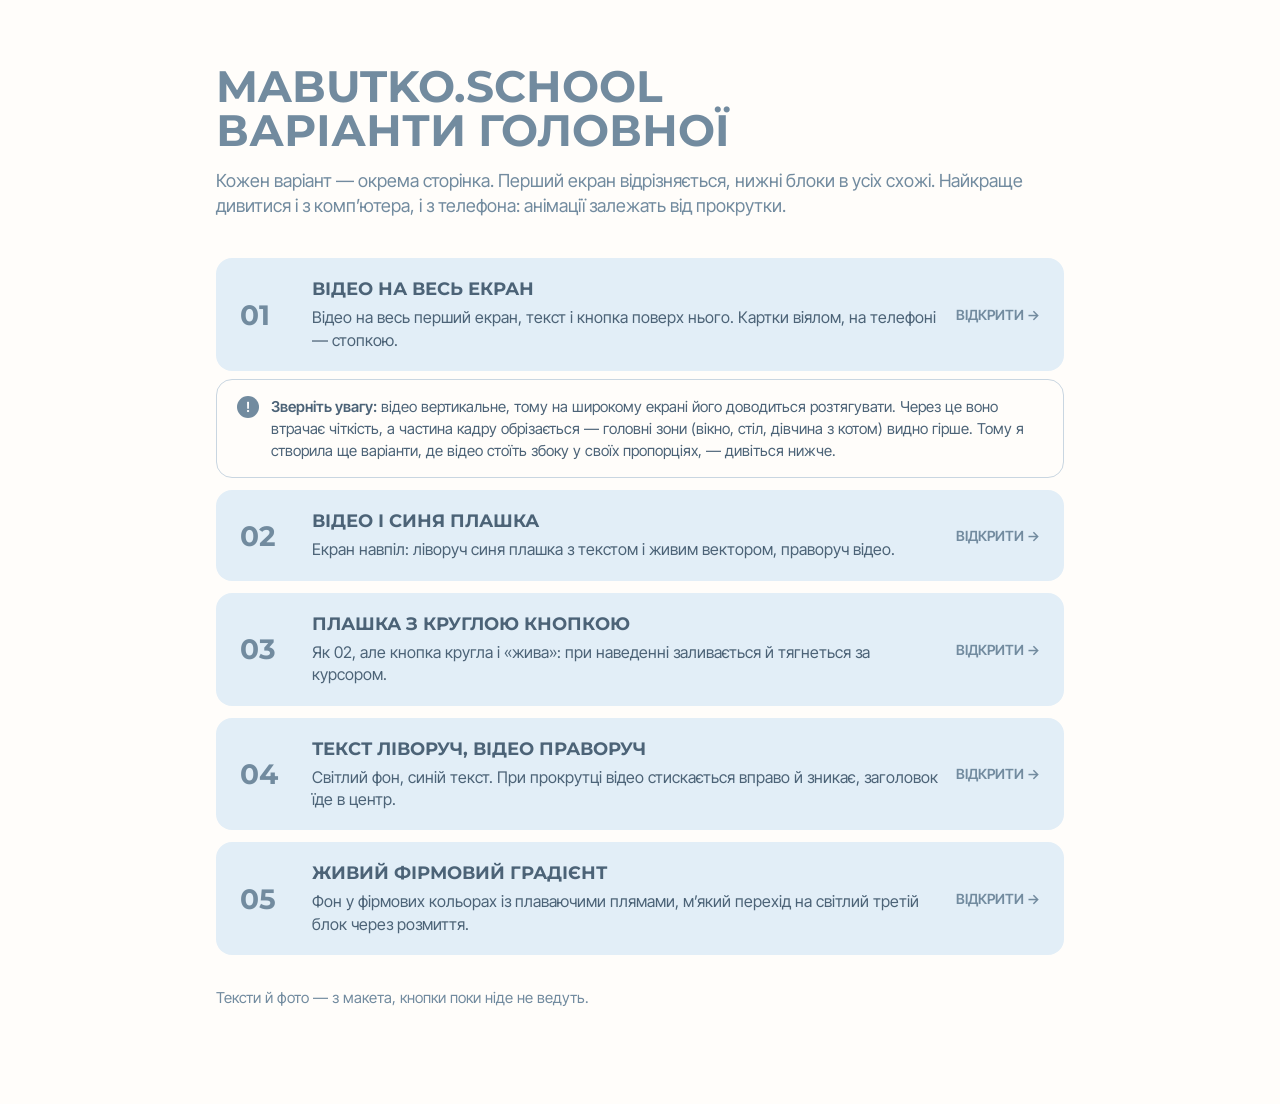
<file: variants/index.html>
<!doctype html>
<html lang="uk">
<head>
  <meta charset="utf-8">
  <meta name="viewport" content="width=device-width, initial-scale=1">
  <title>mabutko.school — варіанти головної</title>
  <meta name="robots" content="noindex">
  <link rel="preconnect" href="https://fonts.googleapis.com">
  <link rel="preconnect" href="https://fonts.gstatic.com" crossorigin>
  <link href="https://fonts.googleapis.com/css2?family=Inter+Tight:wght@500;600&family=Montserrat:wght@500;700&display=swap" rel="stylesheet">
  <style>
    :root {
      --bg: #fffdfa;
      --ink: #728b9f;
      --ink-dark: #4c6377;
      --light: #e2eef7;
    }
    * { box-sizing: border-box; margin: 0; padding: 0; }
    body {
      background: var(--bg);
      color: var(--ink-dark);
      font-family: "Inter Tight", sans-serif;
      -webkit-font-smoothing: antialiased;
    }
    main { max-width: 880px; margin: 0 auto; padding: 64px 16px 96px; }
    h1 {
      font-family: "Montserrat", sans-serif;
      font-weight: 700;
      font-size: clamp(28px, 5vw, 44px);
      line-height: 1;
      text-transform: uppercase;
      color: var(--ink);
    }
    .lead { margin: 16px 0 40px; font-size: 18px; line-height: 1.4; color: var(--ink); }
    ol { list-style: none; display: grid; gap: 12px; }
    a.item {
      display: grid;
      grid-template-columns: 56px 1fr auto;
      gap: 16px;
      align-items: center;
      padding: 20px 24px;
      border-radius: 16px;
      background: var(--light);
      color: inherit;
      text-decoration: none;
      transition: background-color .2s, transform .2s;
    }
    a.item:hover { background: #d5e5f2; transform: translateY(-2px); }
    .num {
      font-family: "Montserrat", sans-serif;
      font-weight: 700;
      font-size: 28px;
      color: var(--ink);
    }
    .name, .desc { display: block; }
    .name {
      font-family: "Montserrat", sans-serif;
      font-weight: 700;
      font-size: 18px;
      text-transform: uppercase;
      color: var(--ink-dark);
    }
    .desc { margin-top: 6px; font-size: 16px; line-height: 1.4; }
    .open {
      font-weight: 600;
      font-size: 14px;
      text-transform: uppercase;
      color: var(--ink);
      white-space: nowrap;
    }
    .alert {
      display: flex;
      gap: 12px;
      margin-top: 8px;
      padding: 16px 20px;
      border: 1px solid #c9d6e1;
      border-radius: 16px;
      font-size: 15px;
      line-height: 1.45;
      color: var(--ink-dark);
    }
    .alert__icon {
      flex: none;
      width: 22px;
      height: 22px;
      border-radius: 50%;
      background: var(--ink);
      color: #fff;
      font-weight: 600;
      font-size: 14px;
      line-height: 22px;
      text-align: center;
    }
    .alert b { font-weight: 600; }
    .note { margin-top: 32px; font-size: 15px; line-height: 1.4; color: var(--ink); }
    @media (max-width: 600px) {
      a.item { grid-template-columns: 40px 1fr; padding: 18px; }
      .num { font-size: 22px; }
      .open { display: none; }
    }
  </style>
</head>
<body>
  <main>
    <h1>mabutko.school<br>варіанти головної</h1>
    <p class="lead">Кожен варіант — окрема сторінка. Перший екран відрізняється, нижні блоки в усіх схожі. Найкраще дивитися і з комп’ютера, і з телефона: анімації залежать від прокрутки.</p>

    <ol>
      <li>
        <a class="item" href="02-video-fullscreen.html">
          <span class="num">01</span>
          <span>
            <span class="name">Відео на весь екран</span>
            <span class="desc">Відео на весь перший екран, текст і кнопка поверх нього. Картки віялом, на телефоні — стопкою.</span>
          </span>
          <span class="open">Відкрити →</span>
        </a>
        <p class="alert">
          <span class="alert__icon" aria-hidden="true">!</span>
          <span><b>Зверніть увагу:</b> відео вертикальне, тому на широкому екрані його доводиться розтягувати. Через це воно втрачає чіткість, а частина кадру обрізається — головні зони (вікно, стіл, дівчина з котом) видно гірше. Тому я створила ще варіанти, де відео стоїть збоку у своїх пропорціях, — дивіться нижче.</span>
        </p>
      </li>
      <li>
        <a class="item" href="03-video-split-panel.html">
          <span class="num">02</span>
          <span>
            <span class="name">Відео і синя плашка</span>
            <span class="desc">Екран навпіл: ліворуч синя плашка з текстом і живим вектором, праворуч відео.</span>
          </span>
          <span class="open">Відкрити →</span>
        </a>
      </li>
      <li>
        <a class="item" href="04-video-split-round-button.html">
          <span class="num">03</span>
          <span>
            <span class="name">Плашка з круглою кнопкою</span>
            <span class="desc">Як 02, але кнопка кругла і «жива»: при наведенні заливається й тягнеться за курсором.</span>
          </span>
          <span class="open">Відкрити →</span>
        </a>
      </li>
      <li>
        <a class="item" href="05-video-right-collapse.html">
          <span class="num">04</span>
          <span>
            <span class="name">Текст ліворуч, відео праворуч</span>
            <span class="desc">Світлий фон, синій текст. При прокрутці відео стискається вправо й зникає, заголовок їде в центр.</span>
          </span>
          <span class="open">Відкрити →</span>
        </a>
      </li>
      <li>
        <a class="item" href="06-gradient-live-stack.html">
          <span class="num">05</span>
          <span>
            <span class="name">Живий фірмовий градієнт</span>
            <span class="desc">Фон у фірмових кольорах із плаваючими плямами, м’який перехід на світлий третій блок через розмиття.</span>
          </span>
          <span class="open">Відкрити →</span>
        </a>
      </li>
    </ol>

    <p class="note">Тексти й фото — з макета, кнопки поки ніде не ведуть.</p>
  </main>
</body>
</html>
</file>
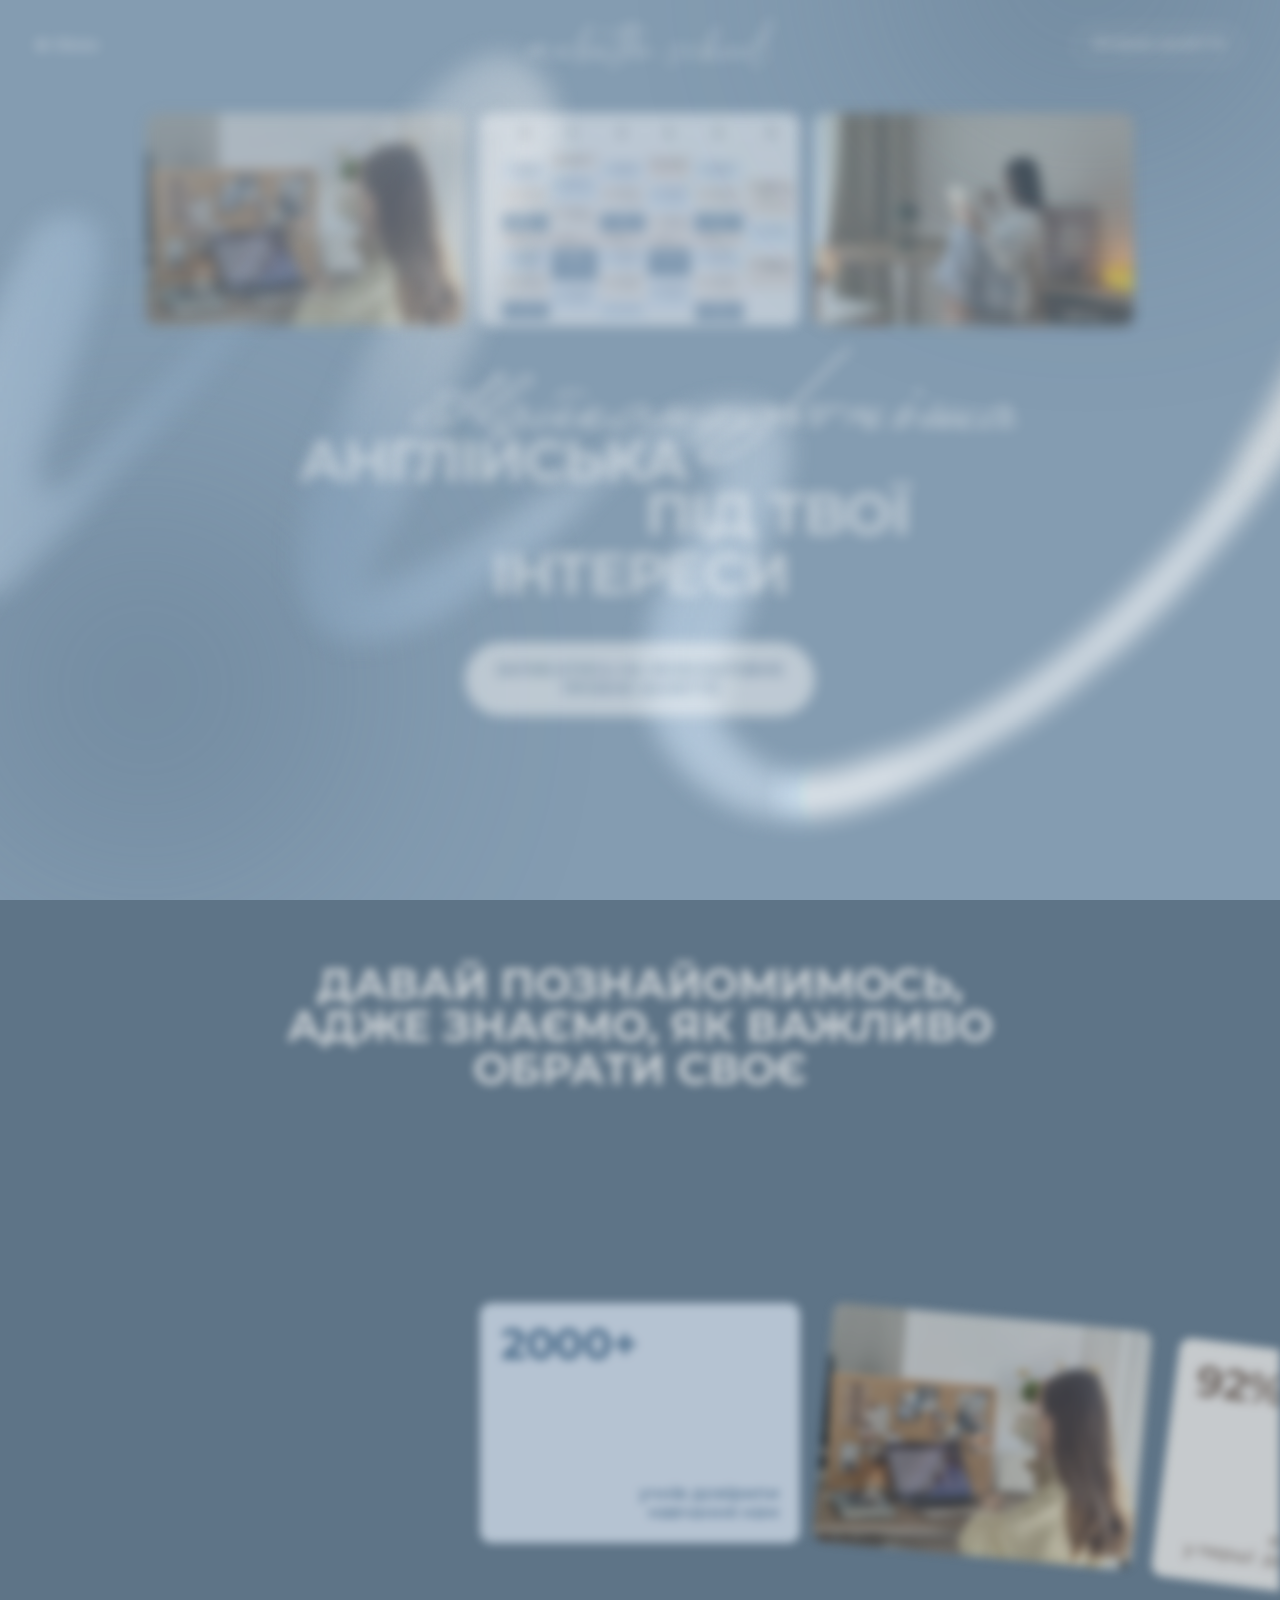
<file: variants/01-gradient-vector.html>
<!doctype html>
<html lang="uk">
<head>
  <meta charset="utf-8">
  <meta name="viewport" content="width=device-width, initial-scale=1">
  <title>mabutko.school — англійська під твої інтереси</title>
  <link rel="preconnect" href="https://fonts.googleapis.com">
  <link rel="preconnect" href="https://fonts.gstatic.com" crossorigin>
  <link href="https://fonts.googleapis.com/css2?family=Inter+Tight:wght@500;600&family=Montserrat:wght@500;700&display=swap" rel="stylesheet">
  <link rel="stylesheet" href="styles.css">
</head>
<body>

  <!-- Фиксированный фон: блобы + вектор, который переливается и растёт при скролле -->
  <div class="bg" aria-hidden="true">
    <div class="bg__tint"></div>
    <div class="bg__blobs">
      <img class="bg__blob bg__blob--1" src="assets/ellipse-blob.svg" alt="" width="440" height="440">
      <img class="bg__blob bg__blob--2" src="assets/ellipse-blob.svg" alt="" width="440" height="440">
    </div>

    <!-- Вектор рисуется на канвасе (script.js): форма из swirl-1/2.svg, перелив и блик по контуру -->
    <div class="swirl">
      <div class="swirl__float">
        <canvas class="swirl__canvas"></canvas>
      </div>
    </div>
    <svg class="swirl__path-src" width="0" height="0" viewBox="0 0 1209.6 671.6">
      <path id="swirl-path" d="M482.84 26.3202C499.519 24.9891 503.027 25.4705 515.545 36.8613C536.283 55.7307 537.158 75.5571 534.242 101.803C531.727 124.424 517.957 140.45 509.389 160.211L430.769 338.332C426.531 347.737 422.604 363.097 417.725 372.491C411.71 384.078 375.56 450.307 375.529 458.561C384.918 465.493 448.467 433.973 460.416 428.56C465.671 426.18 480.223 415.349 486.062 411.783C489.871 408.654 500.262 404.979 503.552 401.991C518.342 388.562 533.763 382.034 551.551 373.816C557.272 370.325 562.861 365.515 568.517 362.028C586.276 351.083 605.159 338.545 623.142 328.233C635.686 321.039 656.654 313.16 670.869 311.123C692.05 308.088 703.46 309.166 720.755 322.48C722.216 326.839 724.218 332.264 725.216 336.701C730.99 362.367 716.353 392.59 708.109 416.717C702.101 431.486 699.914 448.811 695.175 463.602C686.451 490.83 673.012 513.725 670.346 542.86C668.051 567.94 667.011 573.138 685.115 591.331C719.422 625.806 758.328 619.081 799.544 601.999C809.927 598.554 821.592 596.556 831.611 592.248C923.889 552.58 998.712 484.907 1063.3 409.524C1068.63 403.311 1072.92 395.019 1078.53 388.509C1093.31 374.366 1098.26 353.015 1109.29 337.618C1129.29 309.72 1140.12 276.304 1161.44 250.203C1163.46 247.731 1167.94 243.909 1170.27 241.435L1182.83 240.147C1183.96 247.241 1184.2 253.579 1183.03 260.668C1175.46 306.794 1082.09 420.629 1048.5 456.993C1031.66 475.212 1012.87 492.932 994.626 509.715C988.903 514.983 981.839 518.749 975.812 523.659C970.09 528.309 965.014 533.719 959.282 538.378C948.905 546.807 937.235 554.873 926.28 562.624C913.757 571.482 900.313 578.068 887.281 586.009C833.128 619.004 771.607 655.103 705.426 643.624C673.758 638.13 646.581 617.057 628.487 591.268C609.708 564.5 608.506 527.055 614.035 495.866C614.418 493.622 621.139 466.503 621.371 466.072C630.228 449.507 639.664 432.26 649.011 415.865C655.85 405.046 661.428 397.229 665.024 384.72C681.963 325.799 623.233 344.456 592.611 358.185C587.253 360.586 582.965 365.105 578.374 368.79C559.574 383.881 546.213 404.156 527.62 419.574C506.441 436.388 482.417 450.644 460.794 467.18C454.252 471.728 446.849 478.951 439.892 482.527C421.49 491.985 382.305 506.997 362.424 501.603C351.099 498.453 341.504 490.929 335.767 480.702C325.59 462.428 323.999 429.62 328.17 409.515C331.467 393.624 338.273 371.167 342.008 354.539C344.359 344.075 355.84 326.366 360.318 315.65C366.383 300.869 371.611 287.648 379.678 273.862C386.865 261.583 398.867 236.861 402.632 223.501C414.788 214.069 416.236 198.7 424.703 185.01C429.462 177.067 436.485 168.915 441.432 161.303C448.752 150.043 464.966 113.262 460.976 101.366C447.762 61.972 403.138 109.762 388.272 124.067L356.685 154.861C324.405 186.271 296.996 225.799 266.827 259.504C258.482 268.826 251.16 280.667 242.763 290.401C226.617 309.054 209.95 327.254 192.782 344.977C186.496 351.563 179.208 357.314 173.28 364.22C163.048 376.138 153.725 388.897 143.312 400.668C130.847 414.758 117.074 428.203 103.695 441.412C98.1013 446.935 92.8022 453.815 86.5192 458.495C81.8805 461.951 75.6584 464.78 69.9967 465.901C62.3351 467.418 55.2644 465.409 48.8619 461.121C39.3964 454.782 28.4297 439.591 26.5072 428.165C20.6809 393.54 52.3522 294.175 66.5848 258.277C69.4774 250.982 73.7839 244.254 76.993 237.088C79.2202 232.116 80.6587 226.808 82.8428 221.804C88.769 208.233 95.6438 195.667 103.225 182.956C106.136 178.075 108.58 172.822 111.924 168.213C116.451 161.973 122.79 159.276 130.244 158.153C138.05 156.976 147.098 156.605 153.715 161.628C175.861 178.438 149.379 243.839 142.008 266.179C136.428 283.094 131.263 300.16 125.296 316.942C119.833 332.307 108.629 354.249 110.925 370.303C111.441 373.914 112.558 378.605 115.828 380.759C121.573 384.543 131.19 379.958 136.078 376.608C145.646 370.049 152.445 359.601 160.32 351.198C170.645 340.184 181.515 329.693 191.839 318.649C207.096 302.329 223.102 286.529 238.139 270.06C254.435 252.212 269.686 233.289 285.899 215.399C322.26 175.404 359.514 136.225 397.633 97.8914C421.819 73.4008 449.103 34.0751 482.84 26.3202Z"/>
    </svg>
  </div>

  <header class="header">
    <button class="header__menu" type="button">
      <img src="assets/dot.svg" alt="" width="10" height="10">
      <span>Меню</span>
    </button>
    <a class="header__logo" href="/" aria-label="mabutko.school">
      <img src="assets/logo.svg" alt="mabutko.school" width="247" height="53">
    </a>
    <a class="header__trial" href="#trial">Пробне заняття</a>
  </header>

  <main>
    <section class="hero">
      <div class="hero__photos">
        <figure class="photo"><img src="assets/photo-1.jpg" alt=""></figure>
        <figure class="photo photo--crop"><img src="assets/photo-2.jpg" alt=""></figure>
        <figure class="photo"><img src="assets/photo-3.jpg" alt=""></figure>
      </div>

      <h1 class="hero__title">
        <span class="sr-only">Найкомфортніша </span>
        <svg class="hero__script" viewBox="0 0 679.22 122.81" aria-hidden="true">
          <defs>
            <!-- Мягкий край «пера»: всё левее края видно, правее — ещё нет -->
            <linearGradient id="write-edge" gradientUnits="userSpaceOnUse" x1="0" y1="0" x2="140" y2="0">
              <stop offset="0" stop-color="#fff"/>
              <stop offset="1" stop-color="#fff" stop-opacity="0"/>
            </linearGradient>
            <mask id="write-mask" maskUnits="userSpaceOnUse" x="-100" y="-150" width="879" height="423">
              <rect class="write__wipe" x="-1200" y="-150" width="1340" height="423" fill="url(#write-edge)"/>
            </mask>
          </defs>
          <g class="write__fill" mask="url(#write-mask)">
            <path d="M100.39 17.53Q103.74 19.08 102.54 22.58Q102.04 28.47 82.35 39.82Q70.36 49.31 62.61 59.26Q62.61 60.66 74.16 57.58Q85.7 54.51 85.8 53.51L110.69 29.77Q121.23 20.28 128.68 19.68Q133.92 20.13 133.82 24.73Q134.27 31.32 117.48 37.47Q130.37 27.67 130.22 25.35Q130.08 23.03 128.25 22.98Q126.43 22.93 122.45 24.78Q118.48 26.62 108.94 36.22L99.14 45.86Q94.05 49.46 97.54 48.49Q101.04 47.51 117.63 36.97L124.23 34.07L128.73 31.82Q109.09 47.96 90.05 55.66Q74.61 69.95 73.58 71.35Q72.56 72.75 75.46 72L94.35 67.15Q98.69 66.3 97.79 67.85Q97.79 69.7 90.95 71.65Q84.1 73.6 71.21 77.2Q67.91 77.3 68.71 73.85Q68.96 68.95 78.9 60.66Q80.75 58.81 78.06 59.96Q65.01 63.55 55.77 64.25Q37.43 80.09 18.04 80.09H16.29Q0.85 79.34 0 72.5V71.45Q2.45 61.2 19.49 58.16Q23.09 57.71 29.11 59.11Q35.13 60.51 35.13 66.45Q35.28 71.55 22.39 77Q25.99 76.6 31.26 75.07Q36.53 73.55 53.17 62.1V61.4Q51.97 56.96 56.62 56.36L59.22 57.06L71.21 43.41H70.36Q61.36 47.01 52.32 47.71Q50.22 47.71 47.87 43.76Q45.47 41.12 43.77 41.27Q34.43 40.77 29.18 46.31Q29.18 50.61 41.18 50.61H53.17Q58.42 51.06 52.42 53.01Q39.98 53.66 33.66 53.11Q27.33 52.56 26.18 48.86Q25.04 45.16 26.31 43.91Q27.58 42.67 29.91 41.27Q32.23 39.87 33.78 39.37Q35.33 38.87 38.65 38.12Q41.98 37.37 45.12 38.02L46.32 38.37Q49.62 39.87 50.6 41.34Q51.57 42.82 53.02 44.11Q78.9 40.12 78.9 35.52Q90.35 18.18 100.39 17.53ZM92.45 24.93Q73.21 43.41 90.75 30.62Q98.84 24.83 98.57 22.45Q98.29 20.08 92.45 24.93ZM21.44 61.4Q17.64 62.1 12.84 63.55Q5.6 66.6 4.1 70.55Q3.6 72.15 4.6 73.65Q8.5 76.7 12.84 77.2H21.44L31.78 67.15V65Q28.93 60.9 21.44 61.4Z"/>
            <path d="M120.93 54.81Q125.68 54.36 127.43 60.16Q126.13 63.85 122.88 66.55H123.73Q129.43 62.2 130.37 65.3Q119.23 71.55 118.58 74.87Q117.93 78.19 122.13 76.85L134.77 71.75Q136.62 72.3 135.62 73.85Q124.23 80.09 118.63 80.09Q113.43 79.49 116.93 72.8Q100.69 80.09 95.69 80.09Q92.25 78.84 93.15 73.85Q104.64 55.11 120.93 54.81ZM121.13 62.9Q124.73 58.46 118.73 58.21Q111.14 59.26 103.14 66.83Q95.15 74.4 96.49 76.25Q97.84 78.09 107.56 73.87Q117.28 69.65 121.13 62.9Z"/>
            <path d="M184.24 38.47H184.99L197.59 40.22L195.69 41.97L186.74 41.32H181.8L178.3 41.82L177.5 41.67L175.25 41.72Q163.16 42.82 163.66 46.31V48.26L162.01 48.46Q159.11 47.96 159.81 44.46Q164.51 37.57 184.24 38.47ZM176.5 55.11Q180.1 53.96 179.55 57.91Q163.46 70.25 164.01 71.75Q162.56 74.45 165.4 75.05Q170.7 74.35 178.07 70.72Q185.44 67.1 184.79 69Q183.04 72.7 172.63 76.87Q162.21 81.04 160.56 79.04Q158.91 77.05 159.81 70.4L142.07 78.69Q138.77 79.59 136.5 78.87Q134.22 78.14 134.82 74.55Q145.17 58.76 149.46 57.28Q153.76 55.81 151.51 59.26Q138.22 72.85 139.04 74.8Q139.87 76.75 152.66 69.92Q165.45 63.1 176.5 55.11Z"/>
            <path d="M205.13 57.36 197.24 65.35H198.24Q209.93 59.66 217.02 59.66Q218.87 60.11 217.97 61.9Q194.29 69.2 194.29 74.4Q194.64 75.85 196.54 75.9Q208.38 75.55 222.92 71Q225.57 70.8 223.92 73.3Q215.83 78.59 195.29 80.09Q190.34 79.39 190.34 73.3L182.44 76.7Q181.3 76.05 181.45 74.4L203.18 55.11Q205.98 54.56 205.13 57.36Z"/>
            <path d="M264.85 58.96Q266.35 64 248.61 72.5Q230.87 80.99 227.32 80.94Q223.77 80.89 222.75 79.67Q221.72 78.44 222.27 75.2Q222.82 71.95 232.47 64.28Q242.11 56.61 253.2 54.86Q264.3 53.11 264.85 58.96ZM258.5 62.8 259.55 61.85Q261.6 58.66 256.3 57.96Q251.01 57.26 241.79 62.18Q232.57 67.1 228.22 72.37Q223.87 77.65 230.69 76.5Q237.51 75.35 258.5 62.8Z"/>
            <path d="M296.03 73.85Q296.93 74.25 307.95 70.4Q318.97 66.55 318.97 67.6Q319.07 70.15 297.48 76.95Q294.38 77.8 292.96 77.2Q291.53 76.6 292.33 73.85Q293.03 71.75 292.08 71.9Q281.19 78.39 277.49 76.95Q276.04 76.95 276.04 71.75L261.2 80.09Q258.95 80.34 259 78Q262.15 68.9 263.45 68.65Q265.4 67.85 265.02 69.82Q264.65 71.8 263.62 74Q262.6 76.2 264.95 74.9Q281.29 66.25 290.83 56.16Q297.78 51.76 296.03 58.21Q295.13 61.05 279.74 69.7Q278.24 72.8 278.41 74.05Q278.59 75.3 281.94 73.85Q295.53 66.8 310.07 55.11Q313.12 54.16 313.37 55.58Q313.62 57.01 304.82 63.83Q296.03 70.65 296.03 73.85Z"/>
            <path d="M371.29 59.26Q372.49 62.35 370.44 67.53Q368.39 72.7 362.02 76.2Q355.64 79.69 350.15 80.02Q344.65 80.34 341.5 78.29Q341.05 76.35 343.55 76.75Q350.9 78.54 359.07 74.6Q367.24 70.65 368.24 65.2Q369.24 59.76 365.39 60.01Q360.59 59.76 346.1 71.9L321.66 91.19Q315.07 98.43 312.07 98.43Q311.07 98.13 311.32 97.23Q311.32 95.48 320.96 86.99L335.76 73.75L336.51 73.15V72.5L334.21 73L334.36 71.4Q344.15 67.25 349.8 63.5L348.8 61.8Q345.65 59.41 335.46 63Q325.26 66.6 321.66 71.75Q318.07 76.9 323.16 74.95L334.06 71.45L334.46 72.8Q324.41 78.54 318.72 78.54Q317.27 77.85 317.27 76.15Q317.02 67.5 332.26 61.05Q339.7 57.16 350.55 58.06Q352.9 58.81 354.8 61.15Q361.39 57.41 365.56 57.01Q369.74 56.61 371.29 59.26Z"/>
            <path d="M406.97 58.96Q408.46 64 390.72 72.5Q372.98 80.99 369.44 80.94Q365.89 80.89 364.86 79.67Q363.84 78.44 364.39 75.2Q364.94 71.95 374.58 64.28Q384.23 56.61 395.32 54.86Q406.42 53.11 406.97 58.96ZM400.62 62.8 401.67 61.85Q403.72 58.66 398.42 57.96Q393.12 57.26 383.9 62.18Q374.68 67.1 370.34 72.37Q365.99 77.65 372.81 76.5Q379.63 75.35 400.62 62.8Z"/>
            <path d="M492.37 -5.96Q493.47 -3.31 491.22 -3.71L486.72 -5.96L444.79 37.82L424.41 59.16Q433.45 59.16 433.6 61.85Q434.15 63.55 432.45 65.5Q430.75 67.45 428.95 69.05Q427.15 70.65 426.65 71.5Q445.54 64.8 441.4 69.25Q423.96 76.85 421.48 77.65Q419.01 78.44 416.83 78.54Q414.66 78.64 415.31 76Q432.4 62.65 425.5 63.65Q413.96 63.65 403.32 75.25Q392.67 86.84 389.23 89.86Q385.78 92.89 365.94 107.28Q357.14 113.12 347.97 116.05Q338.8 118.97 334.63 119.65Q330.46 120.32 327.04 119.85Q323.61 119.37 322.16 116.27Q320.72 113.17 323.04 108.73Q325.36 104.28 330.36 100.68Q354 83.24 384.73 70.4L389.73 68.6Q419.81 61.65 425.25 51.86L426.35 50.51Q446.49 30.92 472.58 3.19L485.57 -9.3Q488.52 -11.15 492.37 -5.96ZM335.01 115.37 346.3 112.03Q365.34 106.13 384.85 88.24Q404.37 70.35 403.67 69.67Q402.97 69 401.72 69.25Q381.78 71.6 349.6 92.84Q334.36 101.08 329.21 110.53Q328.41 113.42 329.09 114.72Q329.76 116.02 335.01 115.37Z"/>
            <path d="M442.84 55.11 490.92 56.06Q492.87 57.41 490.57 58.86Q488.27 60.31 473.63 59.91L465.28 59.71Q462.08 59.91 448.64 58.01Q452.49 62.15 452.49 71.45Q463.43 62.8 467.83 62.8Q469.63 62.95 468.83 64.7L447.69 80.09Q445.69 80.04 445.74 78.19L448.64 74.35Q448.64 60.9 440.95 56.06Q440.8 54.81 442.84 55.11Z"/>
            <path d="M524.6 55.31Q527.5 54.21 528.1 55.83Q528.7 57.46 510.61 74.8Q509.91 76.9 512.85 76.1Q525.35 71.9 528.15 71.32Q530.94 70.75 530.94 72.1Q530.24 74.45 519.8 77.97Q509.36 81.49 506.76 80.22Q504.16 78.94 506.06 74.8L509.46 69.4L496.56 67.95Q491.87 70.4 489.02 73.8Q486.17 77.2 484.65 77.45Q483.12 77.7 483.47 74.8Q487.97 68.8 496.64 61.78Q505.31 54.76 508.88 54.16Q512.45 53.56 508.96 57.81Q507.01 59.36 504.41 61.05L500.86 63.9L506.06 65.45Q513.95 66.45 524.6 55.31Z"/>
            <path d="M564.15 37.87Q565.02 36.27 566.85 36.02Q568.67 35.77 570.25 36.79Q571.82 37.82 571.67 39.49Q571.52 41.17 569.85 42.69Q568.17 44.21 565.72 41.84Q563.27 39.47 564.15 37.87ZM561.58 54.81Q564.02 54.51 562.93 57.31L545.34 74.95Q549.88 74.05 557.23 70.42Q564.57 66.8 573.82 63.25Q575.82 63.7 573.47 65.28Q571.12 66.85 564.27 70.47Q557.43 74.1 550.33 77.1Q543.24 80.09 540.09 80.09Q535.14 79.29 546.56 69.08Q557.98 58.86 554.83 60.08Q551.68 61.3 549.28 63.25Q546.88 65.2 544.01 68.7Q541.14 72.2 541.51 68.68Q541.89 65.15 548.58 59.98Q555.28 54.81 561.58 54.81Z"/>
            <path d="M616.37 56.61Q612.33 59.36 600.98 68.1L595.39 73Q593.89 76.4 604.88 71.6Q615.82 67.4 634.36 57.36Q637.56 56.61 637.36 58.91Q620.07 68.45 617.87 73Q616.02 76.9 620.22 76.4L642.61 71.95Q645.81 71.15 644.86 73.3L641.36 74.4Q635.16 76.85 621.77 79.39Q618.77 80.19 614.8 80.17Q610.83 80.14 612.63 73.3L593.94 79.94L592.34 80.09Q590.09 79.64 590.09 74.05H589.34Q583.09 75.9 579.37 77.52Q575.65 79.14 573.72 79.54Q571.8 79.94 571.02 79.39Q570.25 78.84 570.6 77.05Q572.75 68.45 590.99 56.36L587.29 56.76Q583.39 57.66 586.19 54.36L590.19 53.46Q598.18 52.31 594.69 56.41Q584.04 66.05 580.49 68.95L576.1 74.35Q590.29 70.45 612.63 55.86Q615.02 54.41 616.25 54.93Q617.47 55.46 616.37 56.61Z"/>
            <path d="M665.38 54.81Q670.12 54.36 671.87 60.16Q670.57 63.85 667.32 66.55H668.17Q673.87 62.2 674.82 65.3Q663.68 71.55 663.03 74.87Q662.38 78.19 666.57 76.85L679.22 71.75Q681.07 72.3 680.07 73.85Q668.67 80.09 663.08 80.09Q657.88 79.49 661.38 72.8Q645.14 80.09 640.14 80.09Q636.69 78.84 637.59 73.85Q649.08 55.11 665.38 54.81ZM665.58 62.9Q669.17 58.46 663.18 58.21Q655.58 59.26 647.59 66.83Q639.59 74.4 640.94 76.25Q642.29 78.09 652.01 73.87Q661.73 69.65 665.58 62.9Z"/>
          </g>
          <g class="write__stroke">
            <path pathLength="1" style="--d:0.15s" d="M100.39 17.53Q103.74 19.08 102.54 22.58Q102.04 28.47 82.35 39.82Q70.36 49.31 62.61 59.26Q62.61 60.66 74.16 57.58Q85.7 54.51 85.8 53.51L110.69 29.77Q121.23 20.28 128.68 19.68Q133.92 20.13 133.82 24.73Q134.27 31.32 117.48 37.47Q130.37 27.67 130.22 25.35Q130.08 23.03 128.25 22.98Q126.43 22.93 122.45 24.78Q118.48 26.62 108.94 36.22L99.14 45.86Q94.05 49.46 97.54 48.49Q101.04 47.51 117.63 36.97L124.23 34.07L128.73 31.82Q109.09 47.96 90.05 55.66Q74.61 69.95 73.58 71.35Q72.56 72.75 75.46 72L94.35 67.15Q98.69 66.3 97.79 67.85Q97.79 69.7 90.95 71.65Q84.1 73.6 71.21 77.2Q67.91 77.3 68.71 73.85Q68.96 68.95 78.9 60.66Q80.75 58.81 78.06 59.96Q65.01 63.55 55.77 64.25Q37.43 80.09 18.04 80.09H16.29Q0.85 79.34 0 72.5V71.45Q2.45 61.2 19.49 58.16Q23.09 57.71 29.11 59.11Q35.13 60.51 35.13 66.45Q35.28 71.55 22.39 77Q25.99 76.6 31.26 75.07Q36.53 73.55 53.17 62.1V61.4Q51.97 56.96 56.62 56.36L59.22 57.06L71.21 43.41H70.36Q61.36 47.01 52.32 47.71Q50.22 47.71 47.87 43.76Q45.47 41.12 43.77 41.27Q34.43 40.77 29.18 46.31Q29.18 50.61 41.18 50.61H53.17Q58.42 51.06 52.42 53.01Q39.98 53.66 33.66 53.11Q27.33 52.56 26.18 48.86Q25.04 45.16 26.31 43.91Q27.58 42.67 29.91 41.27Q32.23 39.87 33.78 39.37Q35.33 38.87 38.65 38.12Q41.98 37.37 45.12 38.02L46.32 38.37Q49.62 39.87 50.6 41.34Q51.57 42.82 53.02 44.11Q78.9 40.12 78.9 35.52Q90.35 18.18 100.39 17.53ZM92.45 24.93Q73.21 43.41 90.75 30.62Q98.84 24.83 98.57 22.45Q98.29 20.08 92.45 24.93ZM21.44 61.4Q17.64 62.1 12.84 63.55Q5.6 66.6 4.1 70.55Q3.6 72.15 4.6 73.65Q8.5 76.7 12.84 77.2H21.44L31.78 67.15V65Q28.93 60.9 21.44 61.4Z"/>
            <path pathLength="1" style="--d:0.41s" d="M120.93 54.81Q125.68 54.36 127.43 60.16Q126.13 63.85 122.88 66.55H123.73Q129.43 62.2 130.37 65.3Q119.23 71.55 118.58 74.87Q117.93 78.19 122.13 76.85L134.77 71.75Q136.62 72.3 135.62 73.85Q124.23 80.09 118.63 80.09Q113.43 79.49 116.93 72.8Q100.69 80.09 95.69 80.09Q92.25 78.84 93.15 73.85Q104.64 55.11 120.93 54.81ZM121.13 62.9Q124.73 58.46 118.73 58.21Q111.14 59.26 103.14 66.83Q95.15 74.4 96.49 76.25Q97.84 78.09 107.56 73.87Q117.28 69.65 121.13 62.9Z"/>
            <path pathLength="1" style="--d:0.53s" d="M184.24 38.47H184.99L197.59 40.22L195.69 41.97L186.74 41.32H181.8L178.3 41.82L177.5 41.67L175.25 41.72Q163.16 42.82 163.66 46.31V48.26L162.01 48.46Q159.11 47.96 159.81 44.46Q164.51 37.57 184.24 38.47ZM176.5 55.11Q180.1 53.96 179.55 57.91Q163.46 70.25 164.01 71.75Q162.56 74.45 165.4 75.05Q170.7 74.35 178.07 70.72Q185.44 67.1 184.79 69Q183.04 72.7 172.63 76.87Q162.21 81.04 160.56 79.04Q158.91 77.05 159.81 70.4L142.07 78.69Q138.77 79.59 136.5 78.87Q134.22 78.14 134.82 74.55Q145.17 58.76 149.46 57.28Q153.76 55.81 151.51 59.26Q138.22 72.85 139.04 74.8Q139.87 76.75 152.66 69.92Q165.45 63.1 176.5 55.11Z"/>
            <path pathLength="1" style="--d:0.66s" d="M205.13 57.36 197.24 65.35H198.24Q209.93 59.66 217.02 59.66Q218.87 60.11 217.97 61.9Q194.29 69.2 194.29 74.4Q194.64 75.85 196.54 75.9Q208.38 75.55 222.92 71Q225.57 70.8 223.92 73.3Q215.83 78.59 195.29 80.09Q190.34 79.39 190.34 73.3L182.44 76.7Q181.3 76.05 181.45 74.4L203.18 55.11Q205.98 54.56 205.13 57.36Z"/>
            <path pathLength="1" style="--d:0.77s" d="M264.85 58.96Q266.35 64 248.61 72.5Q230.87 80.99 227.32 80.94Q223.77 80.89 222.75 79.67Q221.72 78.44 222.27 75.2Q222.82 71.95 232.47 64.28Q242.11 56.61 253.2 54.86Q264.3 53.11 264.85 58.96ZM258.5 62.8 259.55 61.85Q261.6 58.66 256.3 57.96Q251.01 57.26 241.79 62.18Q232.57 67.1 228.22 72.37Q223.87 77.65 230.69 76.5Q237.51 75.35 258.5 62.8Z"/>
            <path pathLength="1" style="--d:0.87s" d="M296.03 73.85Q296.93 74.25 307.95 70.4Q318.97 66.55 318.97 67.6Q319.07 70.15 297.48 76.95Q294.38 77.8 292.96 77.2Q291.53 76.6 292.33 73.85Q293.03 71.75 292.08 71.9Q281.19 78.39 277.49 76.95Q276.04 76.95 276.04 71.75L261.2 80.09Q258.95 80.34 259 78Q262.15 68.9 263.45 68.65Q265.4 67.85 265.02 69.82Q264.65 71.8 263.62 74Q262.6 76.2 264.95 74.9Q281.29 66.25 290.83 56.16Q297.78 51.76 296.03 58.21Q295.13 61.05 279.74 69.7Q278.24 72.8 278.41 74.05Q278.59 75.3 281.94 73.85Q295.53 66.8 310.07 55.11Q313.12 54.16 313.37 55.58Q313.62 57.01 304.82 63.83Q296.03 70.65 296.03 73.85Z"/>
            <path pathLength="1" style="--d:1.02s" d="M371.29 59.26Q372.49 62.35 370.44 67.53Q368.39 72.7 362.02 76.2Q355.64 79.69 350.15 80.02Q344.65 80.34 341.5 78.29Q341.05 76.35 343.55 76.75Q350.9 78.54 359.07 74.6Q367.24 70.65 368.24 65.2Q369.24 59.76 365.39 60.01Q360.59 59.76 346.1 71.9L321.66 91.19Q315.07 98.43 312.07 98.43Q311.07 98.13 311.32 97.23Q311.32 95.48 320.96 86.99L335.76 73.75L336.51 73.15V72.5L334.21 73L334.36 71.4Q344.15 67.25 349.8 63.5L348.8 61.8Q345.65 59.41 335.46 63Q325.26 66.6 321.66 71.75Q318.07 76.9 323.16 74.95L334.06 71.45L334.46 72.8Q324.41 78.54 318.72 78.54Q317.27 77.85 317.27 76.15Q317.02 67.5 332.26 61.05Q339.7 57.16 350.55 58.06Q352.9 58.81 354.8 61.15Q361.39 57.41 365.56 57.01Q369.74 56.61 371.29 59.26Z"/>
            <path pathLength="1" style="--d:1.17s" d="M406.97 58.96Q408.46 64 390.72 72.5Q372.98 80.99 369.44 80.94Q365.89 80.89 364.86 79.67Q363.84 78.44 364.39 75.2Q364.94 71.95 374.58 64.28Q384.23 56.61 395.32 54.86Q406.42 53.11 406.97 58.96ZM400.62 62.8 401.67 61.85Q403.72 58.66 398.42 57.96Q393.12 57.26 383.9 62.18Q374.68 67.1 370.34 72.37Q365.99 77.65 372.81 76.5Q379.63 75.35 400.62 62.8Z"/>
            <path pathLength="1" style="--d:1.05s" d="M492.37 -5.96Q493.47 -3.31 491.22 -3.71L486.72 -5.96L444.79 37.82L424.41 59.16Q433.45 59.16 433.6 61.85Q434.15 63.55 432.45 65.5Q430.75 67.45 428.95 69.05Q427.15 70.65 426.65 71.5Q445.54 64.8 441.4 69.25Q423.96 76.85 421.48 77.65Q419.01 78.44 416.83 78.54Q414.66 78.64 415.31 76Q432.4 62.65 425.5 63.65Q413.96 63.65 403.32 75.25Q392.67 86.84 389.23 89.86Q385.78 92.89 365.94 107.28Q357.14 113.12 347.97 116.05Q338.8 118.97 334.63 119.65Q330.46 120.32 327.04 119.85Q323.61 119.37 322.16 116.27Q320.72 113.17 323.04 108.73Q325.36 104.28 330.36 100.68Q354 83.24 384.73 70.4L389.73 68.6Q419.81 61.65 425.25 51.86L426.35 50.51Q446.49 30.92 472.58 3.19L485.57 -9.3Q488.52 -11.15 492.37 -5.96ZM335.01 115.37 346.3 112.03Q365.34 106.13 384.85 88.24Q404.37 70.35 403.67 69.67Q402.97 69 401.72 69.25Q381.78 71.6 349.6 92.84Q334.36 101.08 329.21 110.53Q328.41 113.42 329.09 114.72Q329.76 116.02 335.01 115.37Z"/>
            <path pathLength="1" style="--d:1.38s" d="M442.84 55.11 490.92 56.06Q492.87 57.41 490.57 58.86Q488.27 60.31 473.63 59.91L465.28 59.71Q462.08 59.91 448.64 58.01Q452.49 62.15 452.49 71.45Q463.43 62.8 467.83 62.8Q469.63 62.95 468.83 64.7L447.69 80.09Q445.69 80.04 445.74 78.19L448.64 74.35Q448.64 60.9 440.95 56.06Q440.8 54.81 442.84 55.11Z"/>
            <path pathLength="1" style="--d:1.50s" d="M524.6 55.31Q527.5 54.21 528.1 55.83Q528.7 57.46 510.61 74.8Q509.91 76.9 512.85 76.1Q525.35 71.9 528.15 71.32Q530.94 70.75 530.94 72.1Q530.24 74.45 519.8 77.97Q509.36 81.49 506.76 80.22Q504.16 78.94 506.06 74.8L509.46 69.4L496.56 67.95Q491.87 70.4 489.02 73.8Q486.17 77.2 484.65 77.45Q483.12 77.7 483.47 74.8Q487.97 68.8 496.64 61.78Q505.31 54.76 508.88 54.16Q512.45 53.56 508.96 57.81Q507.01 59.36 504.41 61.05L500.86 63.9L506.06 65.45Q513.95 66.45 524.6 55.31Z"/>
            <path pathLength="1" style="--d:1.66s" d="M564.15 37.87Q565.02 36.27 566.85 36.02Q568.67 35.77 570.25 36.79Q571.82 37.82 571.67 39.49Q571.52 41.17 569.85 42.69Q568.17 44.21 565.72 41.84Q563.27 39.47 564.15 37.87ZM561.58 54.81Q564.02 54.51 562.93 57.31L545.34 74.95Q549.88 74.05 557.23 70.42Q564.57 66.8 573.82 63.25Q575.82 63.7 573.47 65.28Q571.12 66.85 564.27 70.47Q557.43 74.1 550.33 77.1Q543.24 80.09 540.09 80.09Q535.14 79.29 546.56 69.08Q557.98 58.86 554.83 60.08Q551.68 61.3 549.28 63.25Q546.88 65.2 544.01 68.7Q541.14 72.2 541.51 68.68Q541.89 65.15 548.58 59.98Q555.28 54.81 561.58 54.81Z"/>
            <path pathLength="1" style="--d:1.75s" d="M616.37 56.61Q612.33 59.36 600.98 68.1L595.39 73Q593.89 76.4 604.88 71.6Q615.82 67.4 634.36 57.36Q637.56 56.61 637.36 58.91Q620.07 68.45 617.87 73Q616.02 76.9 620.22 76.4L642.61 71.95Q645.81 71.15 644.86 73.3L641.36 74.4Q635.16 76.85 621.77 79.39Q618.77 80.19 614.8 80.17Q610.83 80.14 612.63 73.3L593.94 79.94L592.34 80.09Q590.09 79.64 590.09 74.05H589.34Q583.09 75.9 579.37 77.52Q575.65 79.14 573.72 79.54Q571.8 79.94 571.02 79.39Q570.25 78.84 570.6 77.05Q572.75 68.45 590.99 56.36L587.29 56.76Q583.39 57.66 586.19 54.36L590.19 53.46Q598.18 52.31 594.69 56.41Q584.04 66.05 580.49 68.95L576.1 74.35Q590.29 70.45 612.63 55.86Q615.02 54.41 616.25 54.93Q617.47 55.46 616.37 56.61Z"/>
            <path pathLength="1" style="--d:1.93s" d="M665.38 54.81Q670.12 54.36 671.87 60.16Q670.57 63.85 667.32 66.55H668.17Q673.87 62.2 674.82 65.3Q663.68 71.55 663.03 74.87Q662.38 78.19 666.57 76.85L679.22 71.75Q681.07 72.3 680.07 73.85Q668.67 80.09 663.08 80.09Q657.88 79.49 661.38 72.8Q645.14 80.09 640.14 80.09Q636.69 78.84 637.59 73.85Q649.08 55.11 665.38 54.81ZM665.58 62.9Q669.17 58.46 663.18 58.21Q655.58 59.26 647.59 66.83Q639.59 74.4 640.94 76.25Q642.29 78.09 652.01 73.87Q661.73 69.65 665.58 62.9Z"/>
          </g>
        </svg>
        <span class="hero__line hero__line--1">англійська</span>
        <span class="hero__line hero__line--2">під твої</span>
        <span class="hero__line hero__line--3">інтереси</span>
      </h1>

      <a class="cta" id="trial" href="#">
        Записатись на безкоштовне<br>пробне заняття
      </a>
    </section>

    <section class="intro">
      <div class="intro__sticky">
      <h2 class="intro__title">давай познайомимось,<br>адже знаємо, як важливо<br>обрати своє</h2>

      <div class="cards">
        <div class="card card--stat card--blue">
          <p class="card__num">2000+</p>
          <p class="card__text">учнів довірили<br>навчання нам</p>
        </div>
        <div class="card card--photo">
          <img src="assets/photo-3.jpg" alt="">
          <img src="assets/photo-1.jpg" alt="">
        </div>
        <div class="card card--stat card--cream">
          <p class="card__num">92%</p>
          <p class="card__text">відчувають прогрес<br>у перші  два місяці навчання</p>
        </div>
        <div class="card card--photo">
          <img src="assets/photo-3.jpg" alt="">
          <img src="assets/photo-4.jpg" alt="">
        </div>
        <div class="card card--stat card--sand">
          <p class="card__num">30</p>
          <p class="card__text">хвилин, щоб зрозуміти<br>— we’re a match</p>
        </div>
      </div>
      </div>
    </section>
  </main>

  <script src="script.js"></script>
</body>
</html>
</file>
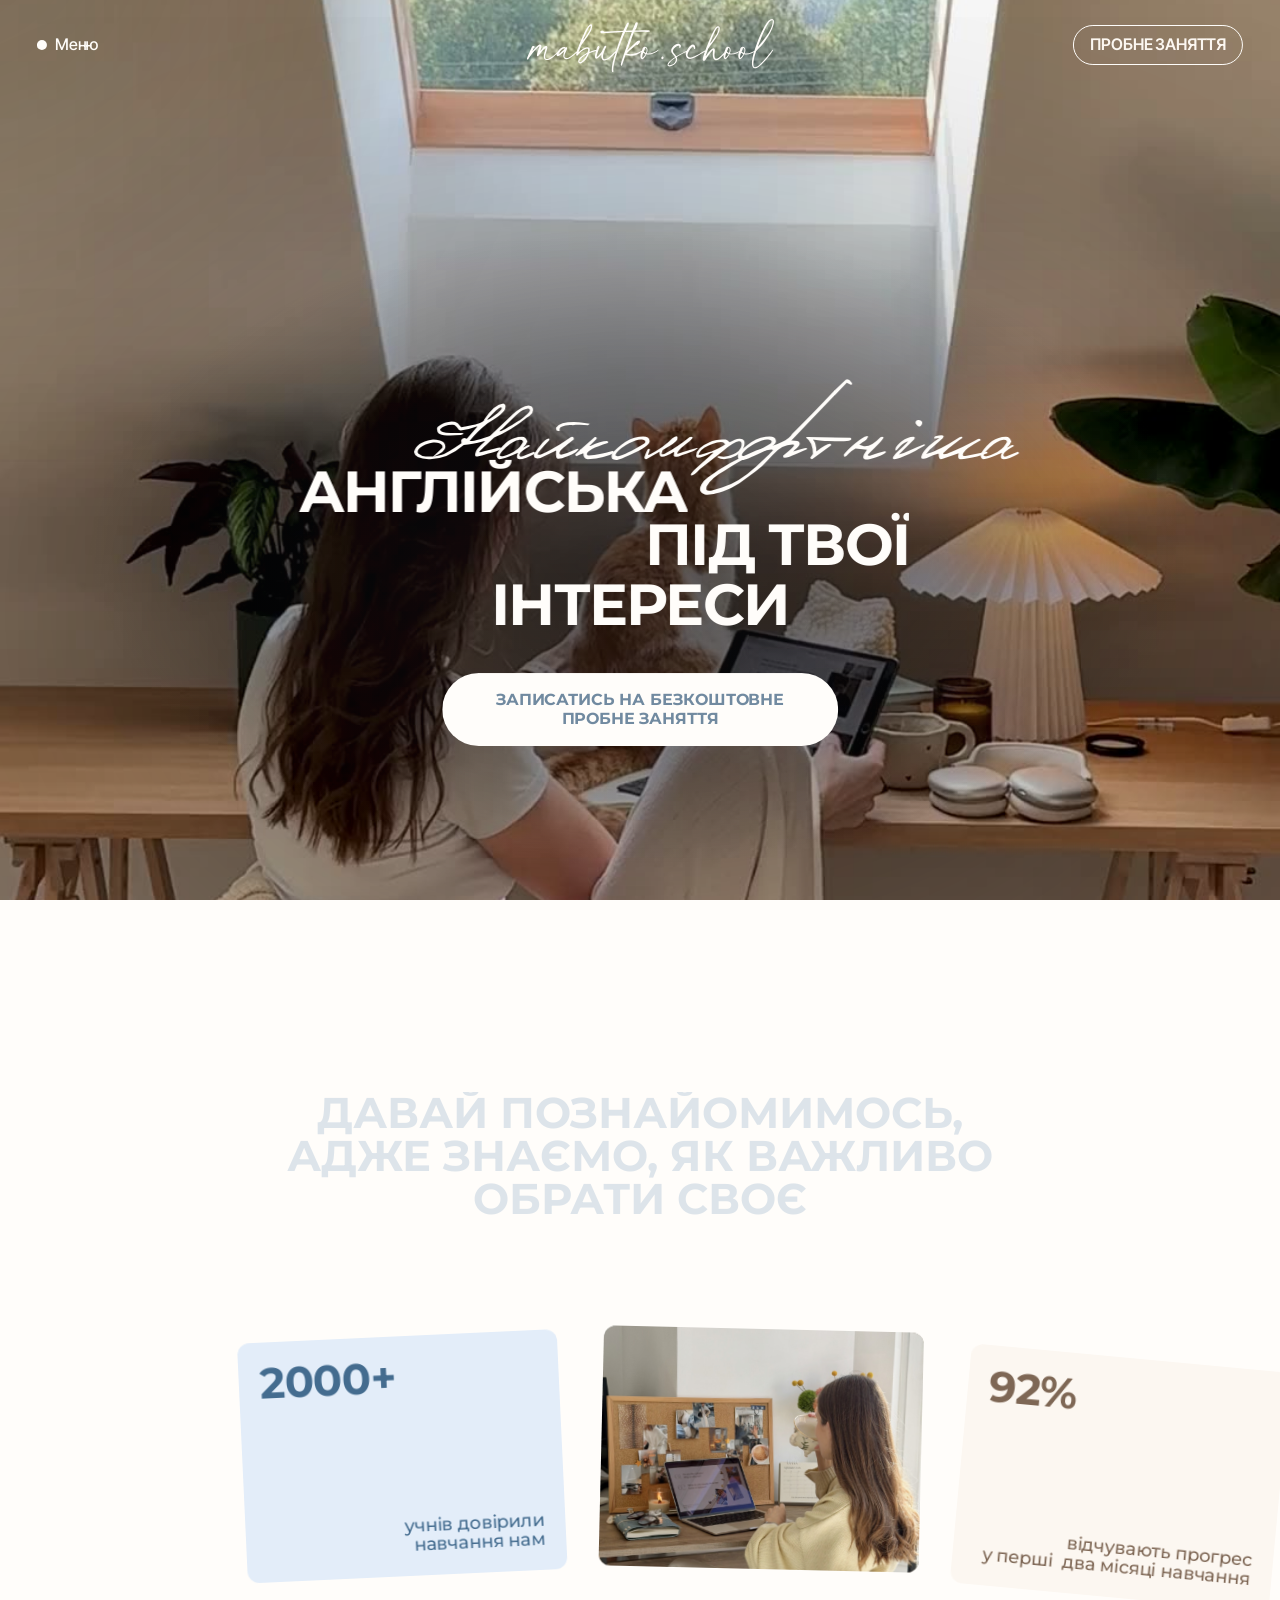
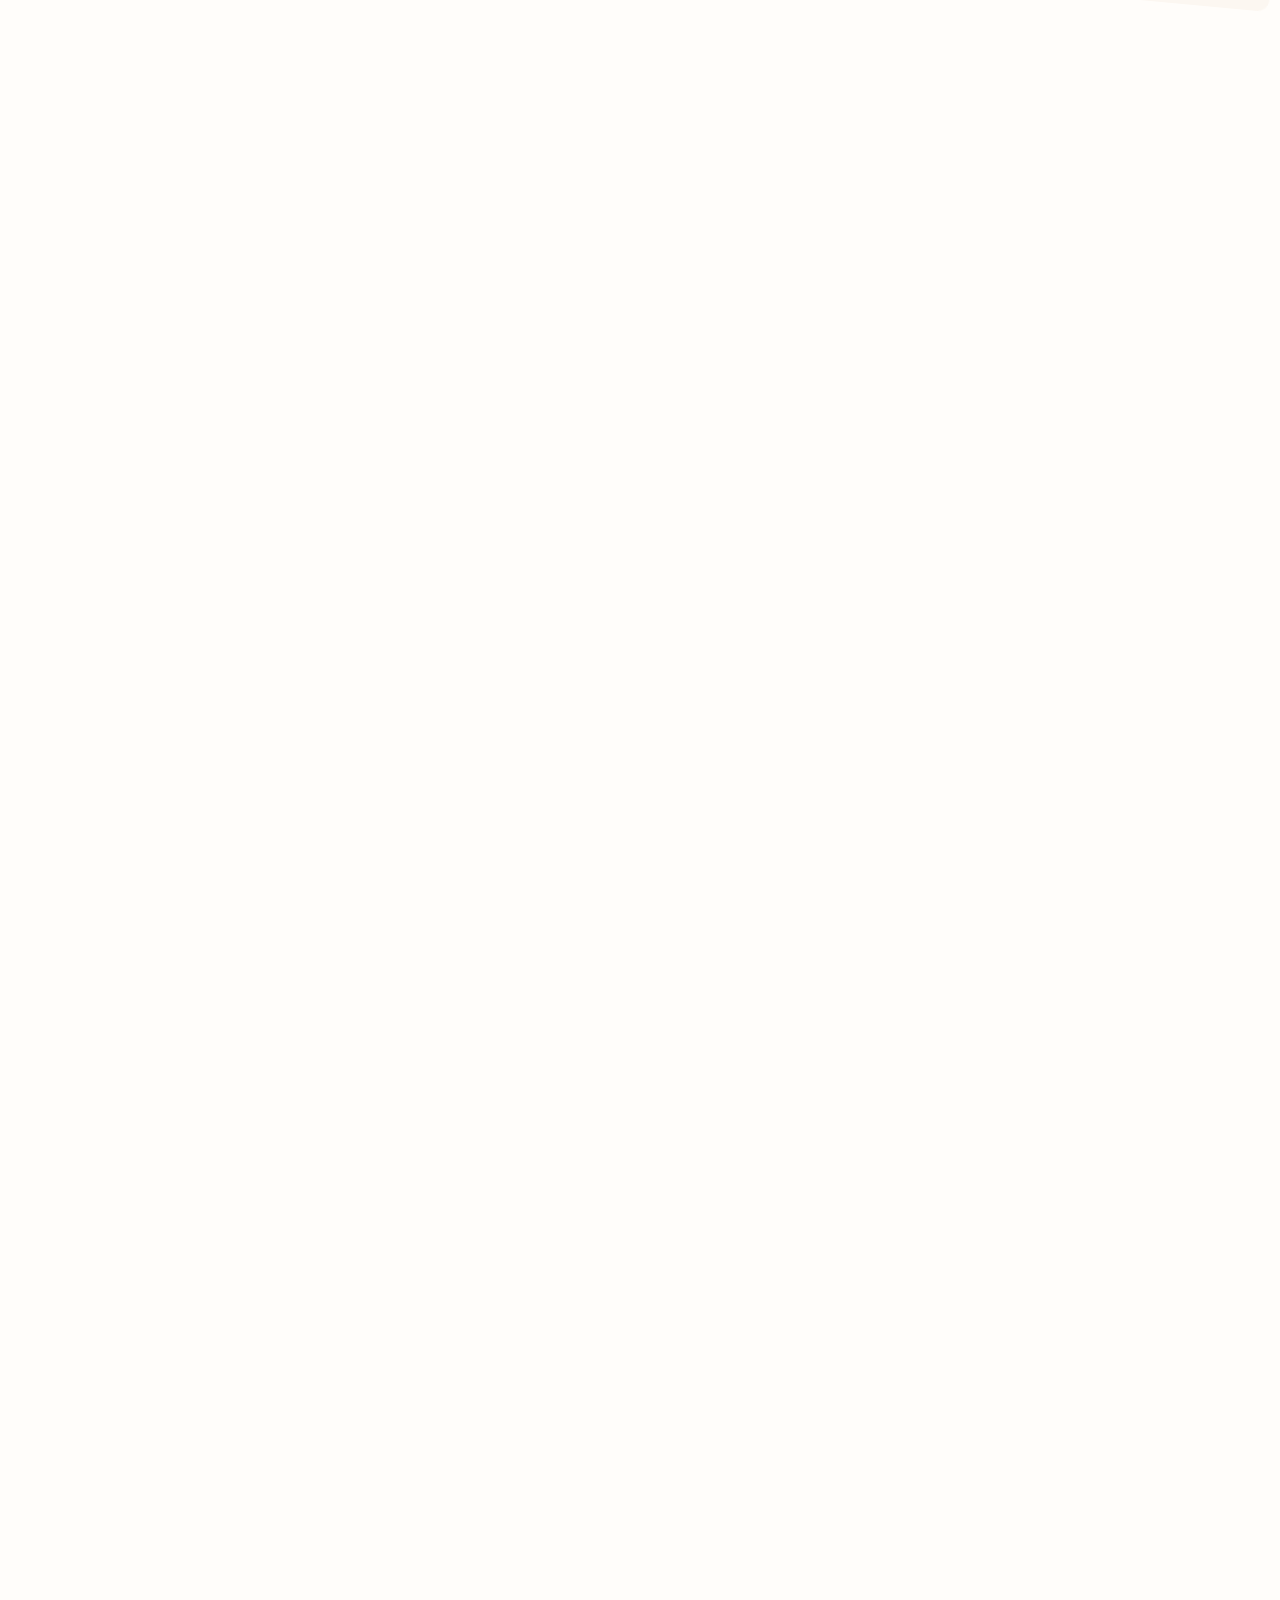
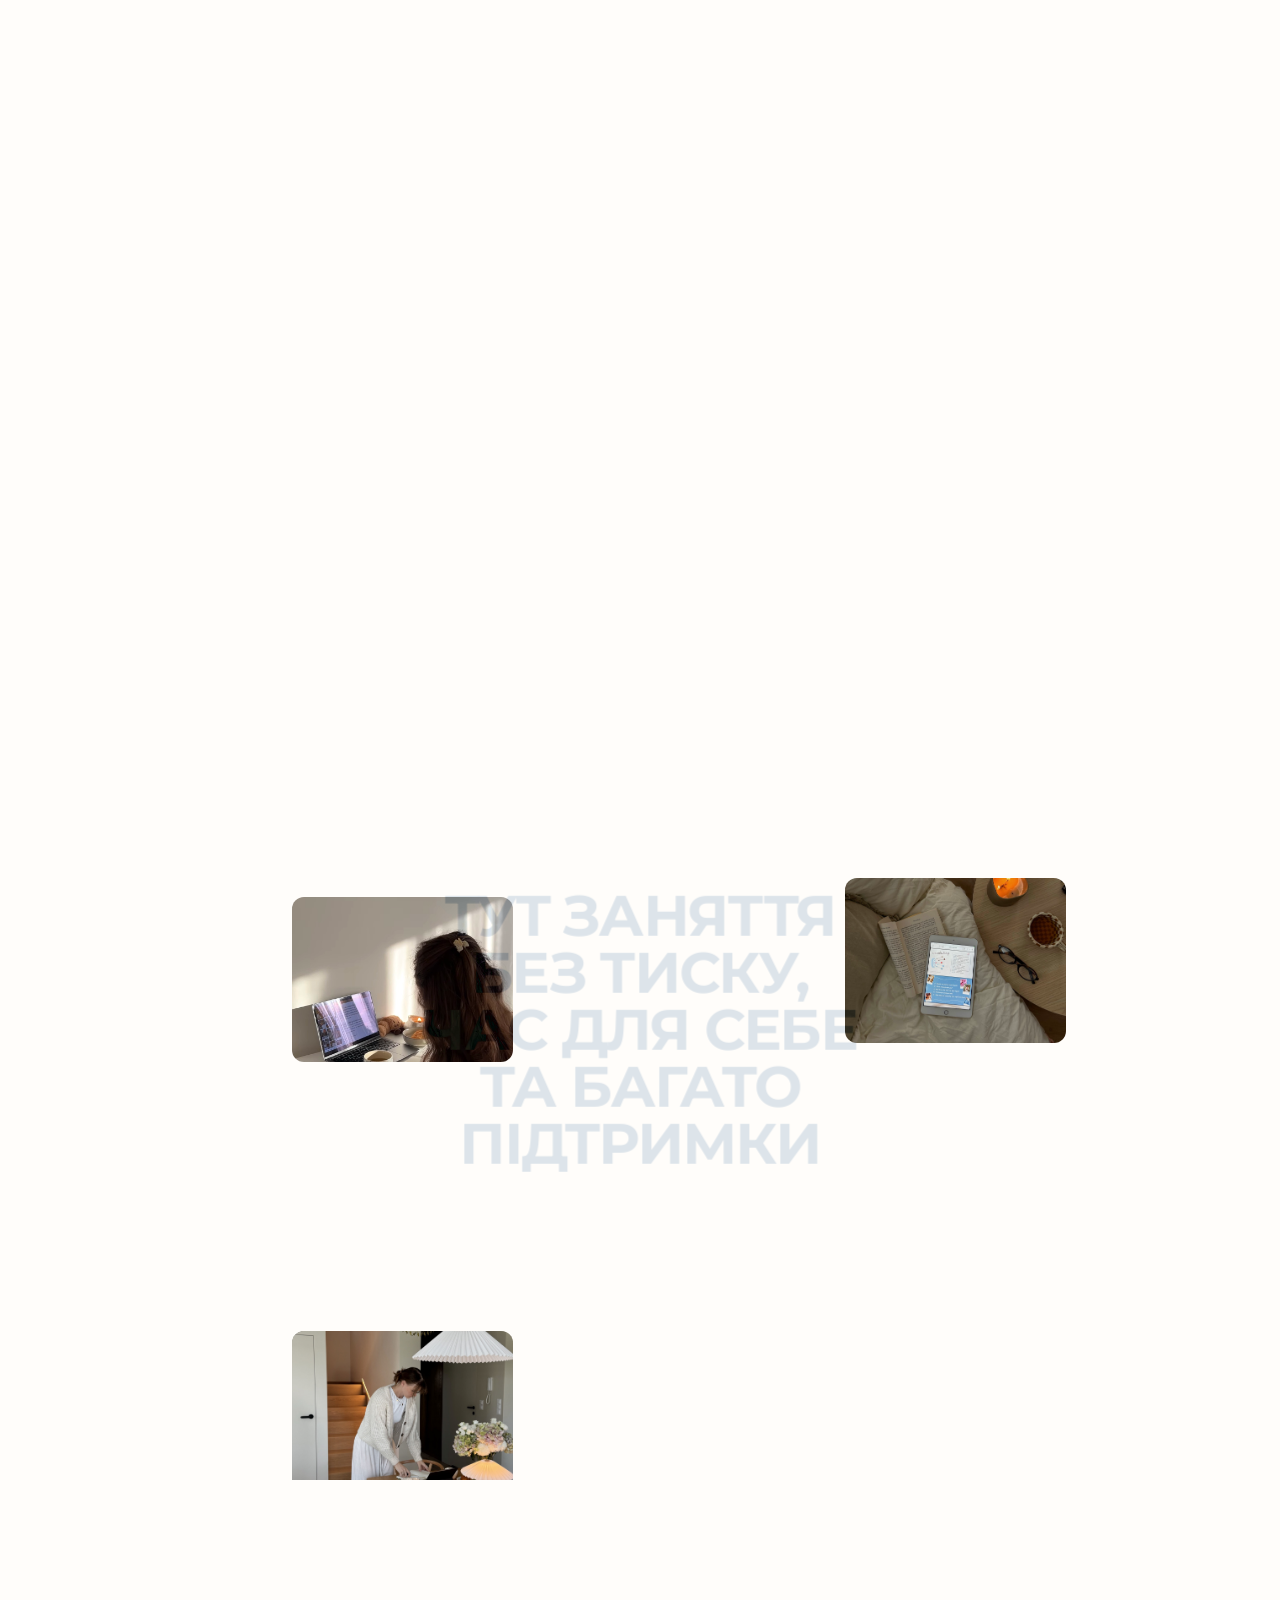
<file: variants/02-video-fullscreen.html>
<!doctype html>
<html lang="uk">
<head>
  <meta charset="utf-8">
  <meta name="viewport" content="width=device-width, initial-scale=1">
  <title>mabutko.school — англійська під твої інтереси</title>
  <link rel="preconnect" href="https://fonts.googleapis.com">
  <link rel="preconnect" href="https://fonts.gstatic.com" crossorigin>
  <link href="https://fonts.googleapis.com/css2?family=Inter+Tight:wght@500;600&family=Montserrat:wght@500;700&display=swap" rel="stylesheet">
  <link rel="preload" href="assets/v5/hero-poster.jpg" as="image">
  <link rel="stylesheet" href="var-5.css">
</head>
<body>

  <header class="header">
    <button class="header__menu" type="button">
      <img src="assets/dot.svg" alt="" width="10" height="10">
      <span>Меню</span>
    </button>
    <a class="header__logo" href="/" aria-label="mabutko.school">
      <picture>
        <source media="(max-width: 767px)" srcset="assets/v5/m-logo.svg" width="171" height="37">
        <img src="assets/v5/logo.svg" alt="mabutko.school" width="247" height="53">
      </picture>
    </a>
    <a class="header__trial" href="#trial">Пробне заняття</a>
  </header>

  <main>
    <section class="hero">
      <div class="hero__media" aria-hidden="true">
        <video class="hero__bg" autoplay muted loop playsinline preload="auto" poster="assets/v5/hero-poster.jpg">
          <source src="assets/v5/hero-m.mp4" type="video/mp4" media="(max-width: 767px)">
          <source src="assets/v5/hero.mp4" type="video/mp4">
        </video>
        <img class="hero__shade hero__shade--top" src="assets/v5/ellipse11.svg" alt="" width="1353" height="1190">
        <img class="hero__shade hero__shade--center" src="assets/v5/ellipse10.svg" alt="" width="1950" height="1339">
        <img class="hero__shade hero__shade--m-top" src="assets/v5/m-ellipse10.svg" alt="" width="1507" height="1215">
        <img class="hero__shade hero__shade--m-bottom" src="assets/v5/m-ellipse11.svg" alt="" width="1507" height="1150">
      </div>

      <h1 class="hero__title">
        <span class="sr-only">Найкомфортніша </span>
        <svg class="hero__script" viewBox="0 0 679.22 122.81" aria-hidden="true">
          <defs>
            <!-- Мягкий край «пера»: всё левее края видно, правее — ещё нет -->
            <linearGradient id="write-edge" gradientUnits="userSpaceOnUse" x1="0" y1="0" x2="140" y2="0">
              <stop offset="0" stop-color="#fff"/>
              <stop offset="1" stop-color="#fff" stop-opacity="0"/>
            </linearGradient>
            <mask id="write-mask" maskUnits="userSpaceOnUse" x="-100" y="-150" width="879" height="423">
              <rect class="write__wipe" x="-1200" y="-150" width="1340" height="423" fill="url(#write-edge)"/>
            </mask>
          </defs>
          <g class="write__fill" mask="url(#write-mask)">
            <path d="M100.39 17.53Q103.74 19.08 102.54 22.58Q102.04 28.47 82.35 39.82Q70.36 49.31 62.61 59.26Q62.61 60.66 74.16 57.58Q85.7 54.51 85.8 53.51L110.69 29.77Q121.23 20.28 128.68 19.68Q133.92 20.13 133.82 24.73Q134.27 31.32 117.48 37.47Q130.37 27.67 130.22 25.35Q130.08 23.03 128.25 22.98Q126.43 22.93 122.45 24.78Q118.48 26.62 108.94 36.22L99.14 45.86Q94.05 49.46 97.54 48.49Q101.04 47.51 117.63 36.97L124.23 34.07L128.73 31.82Q109.09 47.96 90.05 55.66Q74.61 69.95 73.58 71.35Q72.56 72.75 75.46 72L94.35 67.15Q98.69 66.3 97.79 67.85Q97.79 69.7 90.95 71.65Q84.1 73.6 71.21 77.2Q67.91 77.3 68.71 73.85Q68.96 68.95 78.9 60.66Q80.75 58.81 78.06 59.96Q65.01 63.55 55.77 64.25Q37.43 80.09 18.04 80.09H16.29Q0.85 79.34 0 72.5V71.45Q2.45 61.2 19.49 58.16Q23.09 57.71 29.11 59.11Q35.13 60.51 35.13 66.45Q35.28 71.55 22.39 77Q25.99 76.6 31.26 75.07Q36.53 73.55 53.17 62.1V61.4Q51.97 56.96 56.62 56.36L59.22 57.06L71.21 43.41H70.36Q61.36 47.01 52.32 47.71Q50.22 47.71 47.87 43.76Q45.47 41.12 43.77 41.27Q34.43 40.77 29.18 46.31Q29.18 50.61 41.18 50.61H53.17Q58.42 51.06 52.42 53.01Q39.98 53.66 33.66 53.11Q27.33 52.56 26.18 48.86Q25.04 45.16 26.31 43.91Q27.58 42.67 29.91 41.27Q32.23 39.87 33.78 39.37Q35.33 38.87 38.65 38.12Q41.98 37.37 45.12 38.02L46.32 38.37Q49.62 39.87 50.6 41.34Q51.57 42.82 53.02 44.11Q78.9 40.12 78.9 35.52Q90.35 18.18 100.39 17.53ZM92.45 24.93Q73.21 43.41 90.75 30.62Q98.84 24.83 98.57 22.45Q98.29 20.08 92.45 24.93ZM21.44 61.4Q17.64 62.1 12.84 63.55Q5.6 66.6 4.1 70.55Q3.6 72.15 4.6 73.65Q8.5 76.7 12.84 77.2H21.44L31.78 67.15V65Q28.93 60.9 21.44 61.4Z"/>
            <path d="M120.93 54.81Q125.68 54.36 127.43 60.16Q126.13 63.85 122.88 66.55H123.73Q129.43 62.2 130.37 65.3Q119.23 71.55 118.58 74.87Q117.93 78.19 122.13 76.85L134.77 71.75Q136.62 72.3 135.62 73.85Q124.23 80.09 118.63 80.09Q113.43 79.49 116.93 72.8Q100.69 80.09 95.69 80.09Q92.25 78.84 93.15 73.85Q104.64 55.11 120.93 54.81ZM121.13 62.9Q124.73 58.46 118.73 58.21Q111.14 59.26 103.14 66.83Q95.15 74.4 96.49 76.25Q97.84 78.09 107.56 73.87Q117.28 69.65 121.13 62.9Z"/>
            <path d="M184.24 38.47H184.99L197.59 40.22L195.69 41.97L186.74 41.32H181.8L178.3 41.82L177.5 41.67L175.25 41.72Q163.16 42.82 163.66 46.31V48.26L162.01 48.46Q159.11 47.96 159.81 44.46Q164.51 37.57 184.24 38.47ZM176.5 55.11Q180.1 53.96 179.55 57.91Q163.46 70.25 164.01 71.75Q162.56 74.45 165.4 75.05Q170.7 74.35 178.07 70.72Q185.44 67.1 184.79 69Q183.04 72.7 172.63 76.87Q162.21 81.04 160.56 79.04Q158.91 77.05 159.81 70.4L142.07 78.69Q138.77 79.59 136.5 78.87Q134.22 78.14 134.82 74.55Q145.17 58.76 149.46 57.28Q153.76 55.81 151.51 59.26Q138.22 72.85 139.04 74.8Q139.87 76.75 152.66 69.92Q165.45 63.1 176.5 55.11Z"/>
            <path d="M205.13 57.36 197.24 65.35H198.24Q209.93 59.66 217.02 59.66Q218.87 60.11 217.97 61.9Q194.29 69.2 194.29 74.4Q194.64 75.85 196.54 75.9Q208.38 75.55 222.92 71Q225.57 70.8 223.92 73.3Q215.83 78.59 195.29 80.09Q190.34 79.39 190.34 73.3L182.44 76.7Q181.3 76.05 181.45 74.4L203.18 55.11Q205.98 54.56 205.13 57.36Z"/>
            <path d="M264.85 58.96Q266.35 64 248.61 72.5Q230.87 80.99 227.32 80.94Q223.77 80.89 222.75 79.67Q221.72 78.44 222.27 75.2Q222.82 71.95 232.47 64.28Q242.11 56.61 253.2 54.86Q264.3 53.11 264.85 58.96ZM258.5 62.8 259.55 61.85Q261.6 58.66 256.3 57.96Q251.01 57.26 241.79 62.18Q232.57 67.1 228.22 72.37Q223.87 77.65 230.69 76.5Q237.51 75.35 258.5 62.8Z"/>
            <path d="M296.03 73.85Q296.93 74.25 307.95 70.4Q318.97 66.55 318.97 67.6Q319.07 70.15 297.48 76.95Q294.38 77.8 292.96 77.2Q291.53 76.6 292.33 73.85Q293.03 71.75 292.08 71.9Q281.19 78.39 277.49 76.95Q276.04 76.95 276.04 71.75L261.2 80.09Q258.95 80.34 259 78Q262.15 68.9 263.45 68.65Q265.4 67.85 265.02 69.82Q264.65 71.8 263.62 74Q262.6 76.2 264.95 74.9Q281.29 66.25 290.83 56.16Q297.78 51.76 296.03 58.21Q295.13 61.05 279.74 69.7Q278.24 72.8 278.41 74.05Q278.59 75.3 281.94 73.85Q295.53 66.8 310.07 55.11Q313.12 54.16 313.37 55.58Q313.62 57.01 304.82 63.83Q296.03 70.65 296.03 73.85Z"/>
            <path d="M371.29 59.26Q372.49 62.35 370.44 67.53Q368.39 72.7 362.02 76.2Q355.64 79.69 350.15 80.02Q344.65 80.34 341.5 78.29Q341.05 76.35 343.55 76.75Q350.9 78.54 359.07 74.6Q367.24 70.65 368.24 65.2Q369.24 59.76 365.39 60.01Q360.59 59.76 346.1 71.9L321.66 91.19Q315.07 98.43 312.07 98.43Q311.07 98.13 311.32 97.23Q311.32 95.48 320.96 86.99L335.76 73.75L336.51 73.15V72.5L334.21 73L334.36 71.4Q344.15 67.25 349.8 63.5L348.8 61.8Q345.65 59.41 335.46 63Q325.26 66.6 321.66 71.75Q318.07 76.9 323.16 74.95L334.06 71.45L334.46 72.8Q324.41 78.54 318.72 78.54Q317.27 77.85 317.27 76.15Q317.02 67.5 332.26 61.05Q339.7 57.16 350.55 58.06Q352.9 58.81 354.8 61.15Q361.39 57.41 365.56 57.01Q369.74 56.61 371.29 59.26Z"/>
            <path d="M406.97 58.96Q408.46 64 390.72 72.5Q372.98 80.99 369.44 80.94Q365.89 80.89 364.86 79.67Q363.84 78.44 364.39 75.2Q364.94 71.95 374.58 64.28Q384.23 56.61 395.32 54.86Q406.42 53.11 406.97 58.96ZM400.62 62.8 401.67 61.85Q403.72 58.66 398.42 57.96Q393.12 57.26 383.9 62.18Q374.68 67.1 370.34 72.37Q365.99 77.65 372.81 76.5Q379.63 75.35 400.62 62.8Z"/>
            <path d="M492.37 -5.96Q493.47 -3.31 491.22 -3.71L486.72 -5.96L444.79 37.82L424.41 59.16Q433.45 59.16 433.6 61.85Q434.15 63.55 432.45 65.5Q430.75 67.45 428.95 69.05Q427.15 70.65 426.65 71.5Q445.54 64.8 441.4 69.25Q423.96 76.85 421.48 77.65Q419.01 78.44 416.83 78.54Q414.66 78.64 415.31 76Q432.4 62.65 425.5 63.65Q413.96 63.65 403.32 75.25Q392.67 86.84 389.23 89.86Q385.78 92.89 365.94 107.28Q357.14 113.12 347.97 116.05Q338.8 118.97 334.63 119.65Q330.46 120.32 327.04 119.85Q323.61 119.37 322.16 116.27Q320.72 113.17 323.04 108.73Q325.36 104.28 330.36 100.68Q354 83.24 384.73 70.4L389.73 68.6Q419.81 61.65 425.25 51.86L426.35 50.51Q446.49 30.92 472.58 3.19L485.57 -9.3Q488.52 -11.15 492.37 -5.96ZM335.01 115.37 346.3 112.03Q365.34 106.13 384.85 88.24Q404.37 70.35 403.67 69.67Q402.97 69 401.72 69.25Q381.78 71.6 349.6 92.84Q334.36 101.08 329.21 110.53Q328.41 113.42 329.09 114.72Q329.76 116.02 335.01 115.37Z"/>
            <path d="M442.84 55.11 490.92 56.06Q492.87 57.41 490.57 58.86Q488.27 60.31 473.63 59.91L465.28 59.71Q462.08 59.91 448.64 58.01Q452.49 62.15 452.49 71.45Q463.43 62.8 467.83 62.8Q469.63 62.95 468.83 64.7L447.69 80.09Q445.69 80.04 445.74 78.19L448.64 74.35Q448.64 60.9 440.95 56.06Q440.8 54.81 442.84 55.11Z"/>
            <path d="M524.6 55.31Q527.5 54.21 528.1 55.83Q528.7 57.46 510.61 74.8Q509.91 76.9 512.85 76.1Q525.35 71.9 528.15 71.32Q530.94 70.75 530.94 72.1Q530.24 74.45 519.8 77.97Q509.36 81.49 506.76 80.22Q504.16 78.94 506.06 74.8L509.46 69.4L496.56 67.95Q491.87 70.4 489.02 73.8Q486.17 77.2 484.65 77.45Q483.12 77.7 483.47 74.8Q487.97 68.8 496.64 61.78Q505.31 54.76 508.88 54.16Q512.45 53.56 508.96 57.81Q507.01 59.36 504.41 61.05L500.86 63.9L506.06 65.45Q513.95 66.45 524.6 55.31Z"/>
            <path d="M564.15 37.87Q565.02 36.27 566.85 36.02Q568.67 35.77 570.25 36.79Q571.82 37.82 571.67 39.49Q571.52 41.17 569.85 42.69Q568.17 44.21 565.72 41.84Q563.27 39.47 564.15 37.87ZM561.58 54.81Q564.02 54.51 562.93 57.31L545.34 74.95Q549.88 74.05 557.23 70.42Q564.57 66.8 573.82 63.25Q575.82 63.7 573.47 65.28Q571.12 66.85 564.27 70.47Q557.43 74.1 550.33 77.1Q543.24 80.09 540.09 80.09Q535.14 79.29 546.56 69.08Q557.98 58.86 554.83 60.08Q551.68 61.3 549.28 63.25Q546.88 65.2 544.01 68.7Q541.14 72.2 541.51 68.68Q541.89 65.15 548.58 59.98Q555.28 54.81 561.58 54.81Z"/>
            <path d="M616.37 56.61Q612.33 59.36 600.98 68.1L595.39 73Q593.89 76.4 604.88 71.6Q615.82 67.4 634.36 57.36Q637.56 56.61 637.36 58.91Q620.07 68.45 617.87 73Q616.02 76.9 620.22 76.4L642.61 71.95Q645.81 71.15 644.86 73.3L641.36 74.4Q635.16 76.85 621.77 79.39Q618.77 80.19 614.8 80.17Q610.83 80.14 612.63 73.3L593.94 79.94L592.34 80.09Q590.09 79.64 590.09 74.05H589.34Q583.09 75.9 579.37 77.52Q575.65 79.14 573.72 79.54Q571.8 79.94 571.02 79.39Q570.25 78.84 570.6 77.05Q572.75 68.45 590.99 56.36L587.29 56.76Q583.39 57.66 586.19 54.36L590.19 53.46Q598.18 52.31 594.69 56.41Q584.04 66.05 580.49 68.95L576.1 74.35Q590.29 70.45 612.63 55.86Q615.02 54.41 616.25 54.93Q617.47 55.46 616.37 56.61Z"/>
            <path d="M665.38 54.81Q670.12 54.36 671.87 60.16Q670.57 63.85 667.32 66.55H668.17Q673.87 62.2 674.82 65.3Q663.68 71.55 663.03 74.87Q662.38 78.19 666.57 76.85L679.22 71.75Q681.07 72.3 680.07 73.85Q668.67 80.09 663.08 80.09Q657.88 79.49 661.38 72.8Q645.14 80.09 640.14 80.09Q636.69 78.84 637.59 73.85Q649.08 55.11 665.38 54.81ZM665.58 62.9Q669.17 58.46 663.18 58.21Q655.58 59.26 647.59 66.83Q639.59 74.4 640.94 76.25Q642.29 78.09 652.01 73.87Q661.73 69.65 665.58 62.9Z"/>
          </g>
          <g class="write__stroke">
            <path pathLength="1" style="--d:0.15s" d="M100.39 17.53Q103.74 19.08 102.54 22.58Q102.04 28.47 82.35 39.82Q70.36 49.31 62.61 59.26Q62.61 60.66 74.16 57.58Q85.7 54.51 85.8 53.51L110.69 29.77Q121.23 20.28 128.68 19.68Q133.92 20.13 133.82 24.73Q134.27 31.32 117.48 37.47Q130.37 27.67 130.22 25.35Q130.08 23.03 128.25 22.98Q126.43 22.93 122.45 24.78Q118.48 26.62 108.94 36.22L99.14 45.86Q94.05 49.46 97.54 48.49Q101.04 47.51 117.63 36.97L124.23 34.07L128.73 31.82Q109.09 47.96 90.05 55.66Q74.61 69.95 73.58 71.35Q72.56 72.75 75.46 72L94.35 67.15Q98.69 66.3 97.79 67.85Q97.79 69.7 90.95 71.65Q84.1 73.6 71.21 77.2Q67.91 77.3 68.71 73.85Q68.96 68.95 78.9 60.66Q80.75 58.81 78.06 59.96Q65.01 63.55 55.77 64.25Q37.43 80.09 18.04 80.09H16.29Q0.85 79.34 0 72.5V71.45Q2.45 61.2 19.49 58.16Q23.09 57.71 29.11 59.11Q35.13 60.51 35.13 66.45Q35.28 71.55 22.39 77Q25.99 76.6 31.26 75.07Q36.53 73.55 53.17 62.1V61.4Q51.97 56.96 56.62 56.36L59.22 57.06L71.21 43.41H70.36Q61.36 47.01 52.32 47.71Q50.22 47.71 47.87 43.76Q45.47 41.12 43.77 41.27Q34.43 40.77 29.18 46.31Q29.18 50.61 41.18 50.61H53.17Q58.42 51.06 52.42 53.01Q39.98 53.66 33.66 53.11Q27.33 52.56 26.18 48.86Q25.04 45.16 26.31 43.91Q27.58 42.67 29.91 41.27Q32.23 39.87 33.78 39.37Q35.33 38.87 38.65 38.12Q41.98 37.37 45.12 38.02L46.32 38.37Q49.62 39.87 50.6 41.34Q51.57 42.82 53.02 44.11Q78.9 40.12 78.9 35.52Q90.35 18.18 100.39 17.53ZM92.45 24.93Q73.21 43.41 90.75 30.62Q98.84 24.83 98.57 22.45Q98.29 20.08 92.45 24.93ZM21.44 61.4Q17.64 62.1 12.84 63.55Q5.6 66.6 4.1 70.55Q3.6 72.15 4.6 73.65Q8.5 76.7 12.84 77.2H21.44L31.78 67.15V65Q28.93 60.9 21.44 61.4Z"/>
            <path pathLength="1" style="--d:0.41s" d="M120.93 54.81Q125.68 54.36 127.43 60.16Q126.13 63.85 122.88 66.55H123.73Q129.43 62.2 130.37 65.3Q119.23 71.55 118.58 74.87Q117.93 78.19 122.13 76.85L134.77 71.75Q136.62 72.3 135.62 73.85Q124.23 80.09 118.63 80.09Q113.43 79.49 116.93 72.8Q100.69 80.09 95.69 80.09Q92.25 78.84 93.15 73.85Q104.64 55.11 120.93 54.81ZM121.13 62.9Q124.73 58.46 118.73 58.21Q111.14 59.26 103.14 66.83Q95.15 74.4 96.49 76.25Q97.84 78.09 107.56 73.87Q117.28 69.65 121.13 62.9Z"/>
            <path pathLength="1" style="--d:0.53s" d="M184.24 38.47H184.99L197.59 40.22L195.69 41.97L186.74 41.32H181.8L178.3 41.82L177.5 41.67L175.25 41.72Q163.16 42.82 163.66 46.31V48.26L162.01 48.46Q159.11 47.96 159.81 44.46Q164.51 37.57 184.24 38.47ZM176.5 55.11Q180.1 53.96 179.55 57.91Q163.46 70.25 164.01 71.75Q162.56 74.45 165.4 75.05Q170.7 74.35 178.07 70.72Q185.44 67.1 184.79 69Q183.04 72.7 172.63 76.87Q162.21 81.04 160.56 79.04Q158.91 77.05 159.81 70.4L142.07 78.69Q138.77 79.59 136.5 78.87Q134.22 78.14 134.82 74.55Q145.17 58.76 149.46 57.28Q153.76 55.81 151.51 59.26Q138.22 72.85 139.04 74.8Q139.87 76.75 152.66 69.92Q165.45 63.1 176.5 55.11Z"/>
            <path pathLength="1" style="--d:0.66s" d="M205.13 57.36 197.24 65.35H198.24Q209.93 59.66 217.02 59.66Q218.87 60.11 217.97 61.9Q194.29 69.2 194.29 74.4Q194.64 75.85 196.54 75.9Q208.38 75.55 222.92 71Q225.57 70.8 223.92 73.3Q215.83 78.59 195.29 80.09Q190.34 79.39 190.34 73.3L182.44 76.7Q181.3 76.05 181.45 74.4L203.18 55.11Q205.98 54.56 205.13 57.36Z"/>
            <path pathLength="1" style="--d:0.77s" d="M264.85 58.96Q266.35 64 248.61 72.5Q230.87 80.99 227.32 80.94Q223.77 80.89 222.75 79.67Q221.72 78.44 222.27 75.2Q222.82 71.95 232.47 64.28Q242.11 56.61 253.2 54.86Q264.3 53.11 264.85 58.96ZM258.5 62.8 259.55 61.85Q261.6 58.66 256.3 57.96Q251.01 57.26 241.79 62.18Q232.57 67.1 228.22 72.37Q223.87 77.65 230.69 76.5Q237.51 75.35 258.5 62.8Z"/>
            <path pathLength="1" style="--d:0.87s" d="M296.03 73.85Q296.93 74.25 307.95 70.4Q318.97 66.55 318.97 67.6Q319.07 70.15 297.48 76.95Q294.38 77.8 292.96 77.2Q291.53 76.6 292.33 73.85Q293.03 71.75 292.08 71.9Q281.19 78.39 277.49 76.95Q276.04 76.95 276.04 71.75L261.2 80.09Q258.95 80.34 259 78Q262.15 68.9 263.45 68.65Q265.4 67.85 265.02 69.82Q264.65 71.8 263.62 74Q262.6 76.2 264.95 74.9Q281.29 66.25 290.83 56.16Q297.78 51.76 296.03 58.21Q295.13 61.05 279.74 69.7Q278.24 72.8 278.41 74.05Q278.59 75.3 281.94 73.85Q295.53 66.8 310.07 55.11Q313.12 54.16 313.37 55.58Q313.62 57.01 304.82 63.83Q296.03 70.65 296.03 73.85Z"/>
            <path pathLength="1" style="--d:1.02s" d="M371.29 59.26Q372.49 62.35 370.44 67.53Q368.39 72.7 362.02 76.2Q355.64 79.69 350.15 80.02Q344.65 80.34 341.5 78.29Q341.05 76.35 343.55 76.75Q350.9 78.54 359.07 74.6Q367.24 70.65 368.24 65.2Q369.24 59.76 365.39 60.01Q360.59 59.76 346.1 71.9L321.66 91.19Q315.07 98.43 312.07 98.43Q311.07 98.13 311.32 97.23Q311.32 95.48 320.96 86.99L335.76 73.75L336.51 73.15V72.5L334.21 73L334.36 71.4Q344.15 67.25 349.8 63.5L348.8 61.8Q345.65 59.41 335.46 63Q325.26 66.6 321.66 71.75Q318.07 76.9 323.16 74.95L334.06 71.45L334.46 72.8Q324.41 78.54 318.72 78.54Q317.27 77.85 317.27 76.15Q317.02 67.5 332.26 61.05Q339.7 57.16 350.55 58.06Q352.9 58.81 354.8 61.15Q361.39 57.41 365.56 57.01Q369.74 56.61 371.29 59.26Z"/>
            <path pathLength="1" style="--d:1.17s" d="M406.97 58.96Q408.46 64 390.72 72.5Q372.98 80.99 369.44 80.94Q365.89 80.89 364.86 79.67Q363.84 78.44 364.39 75.2Q364.94 71.95 374.58 64.28Q384.23 56.61 395.32 54.86Q406.42 53.11 406.97 58.96ZM400.62 62.8 401.67 61.85Q403.72 58.66 398.42 57.96Q393.12 57.26 383.9 62.18Q374.68 67.1 370.34 72.37Q365.99 77.65 372.81 76.5Q379.63 75.35 400.62 62.8Z"/>
            <path pathLength="1" style="--d:1.05s" d="M492.37 -5.96Q493.47 -3.31 491.22 -3.71L486.72 -5.96L444.79 37.82L424.41 59.16Q433.45 59.16 433.6 61.85Q434.15 63.55 432.45 65.5Q430.75 67.45 428.95 69.05Q427.15 70.65 426.65 71.5Q445.54 64.8 441.4 69.25Q423.96 76.85 421.48 77.65Q419.01 78.44 416.83 78.54Q414.66 78.64 415.31 76Q432.4 62.65 425.5 63.65Q413.96 63.65 403.32 75.25Q392.67 86.84 389.23 89.86Q385.78 92.89 365.94 107.28Q357.14 113.12 347.97 116.05Q338.8 118.97 334.63 119.65Q330.46 120.32 327.04 119.85Q323.61 119.37 322.16 116.27Q320.72 113.17 323.04 108.73Q325.36 104.28 330.36 100.68Q354 83.24 384.73 70.4L389.73 68.6Q419.81 61.65 425.25 51.86L426.35 50.51Q446.49 30.92 472.58 3.19L485.57 -9.3Q488.52 -11.15 492.37 -5.96ZM335.01 115.37 346.3 112.03Q365.34 106.13 384.85 88.24Q404.37 70.35 403.67 69.67Q402.97 69 401.72 69.25Q381.78 71.6 349.6 92.84Q334.36 101.08 329.21 110.53Q328.41 113.42 329.09 114.72Q329.76 116.02 335.01 115.37Z"/>
            <path pathLength="1" style="--d:1.38s" d="M442.84 55.11 490.92 56.06Q492.87 57.41 490.57 58.86Q488.27 60.31 473.63 59.91L465.28 59.71Q462.08 59.91 448.64 58.01Q452.49 62.15 452.49 71.45Q463.43 62.8 467.83 62.8Q469.63 62.95 468.83 64.7L447.69 80.09Q445.69 80.04 445.74 78.19L448.64 74.35Q448.64 60.9 440.95 56.06Q440.8 54.81 442.84 55.11Z"/>
            <path pathLength="1" style="--d:1.50s" d="M524.6 55.31Q527.5 54.21 528.1 55.83Q528.7 57.46 510.61 74.8Q509.91 76.9 512.85 76.1Q525.35 71.9 528.15 71.32Q530.94 70.75 530.94 72.1Q530.24 74.45 519.8 77.97Q509.36 81.49 506.76 80.22Q504.16 78.94 506.06 74.8L509.46 69.4L496.56 67.95Q491.87 70.4 489.02 73.8Q486.17 77.2 484.65 77.45Q483.12 77.7 483.47 74.8Q487.97 68.8 496.64 61.78Q505.31 54.76 508.88 54.16Q512.45 53.56 508.96 57.81Q507.01 59.36 504.41 61.05L500.86 63.9L506.06 65.45Q513.95 66.45 524.6 55.31Z"/>
            <path pathLength="1" style="--d:1.66s" d="M564.15 37.87Q565.02 36.27 566.85 36.02Q568.67 35.77 570.25 36.79Q571.82 37.82 571.67 39.49Q571.52 41.17 569.85 42.69Q568.17 44.21 565.72 41.84Q563.27 39.47 564.15 37.87ZM561.58 54.81Q564.02 54.51 562.93 57.31L545.34 74.95Q549.88 74.05 557.23 70.42Q564.57 66.8 573.82 63.25Q575.82 63.7 573.47 65.28Q571.12 66.85 564.27 70.47Q557.43 74.1 550.33 77.1Q543.24 80.09 540.09 80.09Q535.14 79.29 546.56 69.08Q557.98 58.86 554.83 60.08Q551.68 61.3 549.28 63.25Q546.88 65.2 544.01 68.7Q541.14 72.2 541.51 68.68Q541.89 65.15 548.58 59.98Q555.28 54.81 561.58 54.81Z"/>
            <path pathLength="1" style="--d:1.75s" d="M616.37 56.61Q612.33 59.36 600.98 68.1L595.39 73Q593.89 76.4 604.88 71.6Q615.82 67.4 634.36 57.36Q637.56 56.61 637.36 58.91Q620.07 68.45 617.87 73Q616.02 76.9 620.22 76.4L642.61 71.95Q645.81 71.15 644.86 73.3L641.36 74.4Q635.16 76.85 621.77 79.39Q618.77 80.19 614.8 80.17Q610.83 80.14 612.63 73.3L593.94 79.94L592.34 80.09Q590.09 79.64 590.09 74.05H589.34Q583.09 75.9 579.37 77.52Q575.65 79.14 573.72 79.54Q571.8 79.94 571.02 79.39Q570.25 78.84 570.6 77.05Q572.75 68.45 590.99 56.36L587.29 56.76Q583.39 57.66 586.19 54.36L590.19 53.46Q598.18 52.31 594.69 56.41Q584.04 66.05 580.49 68.95L576.1 74.35Q590.29 70.45 612.63 55.86Q615.02 54.41 616.25 54.93Q617.47 55.46 616.37 56.61Z"/>
            <path pathLength="1" style="--d:1.93s" d="M665.38 54.81Q670.12 54.36 671.87 60.16Q670.57 63.85 667.32 66.55H668.17Q673.87 62.2 674.82 65.3Q663.68 71.55 663.03 74.87Q662.38 78.19 666.57 76.85L679.22 71.75Q681.07 72.3 680.07 73.85Q668.67 80.09 663.08 80.09Q657.88 79.49 661.38 72.8Q645.14 80.09 640.14 80.09Q636.69 78.84 637.59 73.85Q649.08 55.11 665.38 54.81ZM665.58 62.9Q669.17 58.46 663.18 58.21Q655.58 59.26 647.59 66.83Q639.59 74.4 640.94 76.25Q642.29 78.09 652.01 73.87Q661.73 69.65 665.58 62.9Z"/>
          </g>
        </svg>
        <span class="hero__line hero__line--1">англійська</span>
        <span class="hero__line hero__line--2">під твої</span>
        <span class="hero__line hero__line--3">інтереси</span>
      </h1>

      <a class="cta" id="trial" href="#">
        Записатись на безкоштовне<br>пробне заняття
      </a>
    </section>

    <section class="intro">
      <div class="intro__sticky">
        <h2 class="intro__title js-fill">давай познайомимось,<br>адже знаємо,<span class="m-br"><br></span> як важливо<br>обрати своє</h2>

        <div class="cards">
          <div class="card card--stat card--blue" style="--r:-4deg">
            <p class="card__num">2000+</p>
            <p class="card__text">учнів довірили<br>навчання нам</p>
          </div>
          <div class="card card--photo card--m-last" style="--r:3deg">
            <img src="assets/v5/frame80.jpg" alt="" loading="lazy">
            <img src="assets/v5/frame81.jpg" alt="" loading="lazy">
          </div>
          <div class="card card--stat card--cream" style="--r:-2deg">
            <p class="card__num">92%</p>
            <p class="card__text">відчувають прогрес<br>у перші  два місяці навчання</p>
          </div>
          <div class="card card--photo card--d-only" style="--r:4deg">
            <img src="assets/v5/frame80.jpg" alt="" loading="lazy">
            <img src="assets/v5/frame101.jpg" alt="" loading="lazy">
          </div>
          <div class="card card--stat card--sand" style="--r:-3deg">
            <p class="card__num">30</p>
            <p class="card__text">хвилин, щоб зрозуміти<br>— we’re a match</p>
          </div>
          <!-- только в мобильном макете -->
          <div class="card card--stat card--ink card--m-only">
            <p class="card__num">9.8</p>
            <p class="card__text">середня оцінка занять,<br>опираючись на відгуки</p>
          </div>
        </div>
      </div>
    </section>

    <section class="calm">
      <figure class="calm__photo calm__photo--1" data-speed="-0.14" data-speed-m="0.12">
        <img src="assets/v5/frame82.jpg" alt="" loading="lazy">
      </figure>
      <figure class="calm__photo calm__photo--2" data-speed="0.1" data-speed-m="0.03">
        <img src="assets/v5/frame83.jpg" alt="" loading="lazy">
      </figure>
      <figure class="calm__photo calm__photo--3" data-speed="-0.22">
        <img src="assets/v5/frame80.jpg" alt="" loading="lazy">
        <img src="assets/v5/frame81.jpg" alt="" loading="lazy">
        <img src="assets/v5/frame84.jpg" alt="" loading="lazy">
      </figure>

      <h2 class="calm__title js-fill">тут заняття<br>без тиску,<br>час для себе<br>та багато<br>підтримки</h2>
    </section>

    <!-- Пустой блок: чтобы анимацию третьего блока можно было досмотреть до конца -->
    <div class="spacer" aria-hidden="true"></div>
  </main>

  <script src="var-5.js"></script>
</body>
</html>
</file>
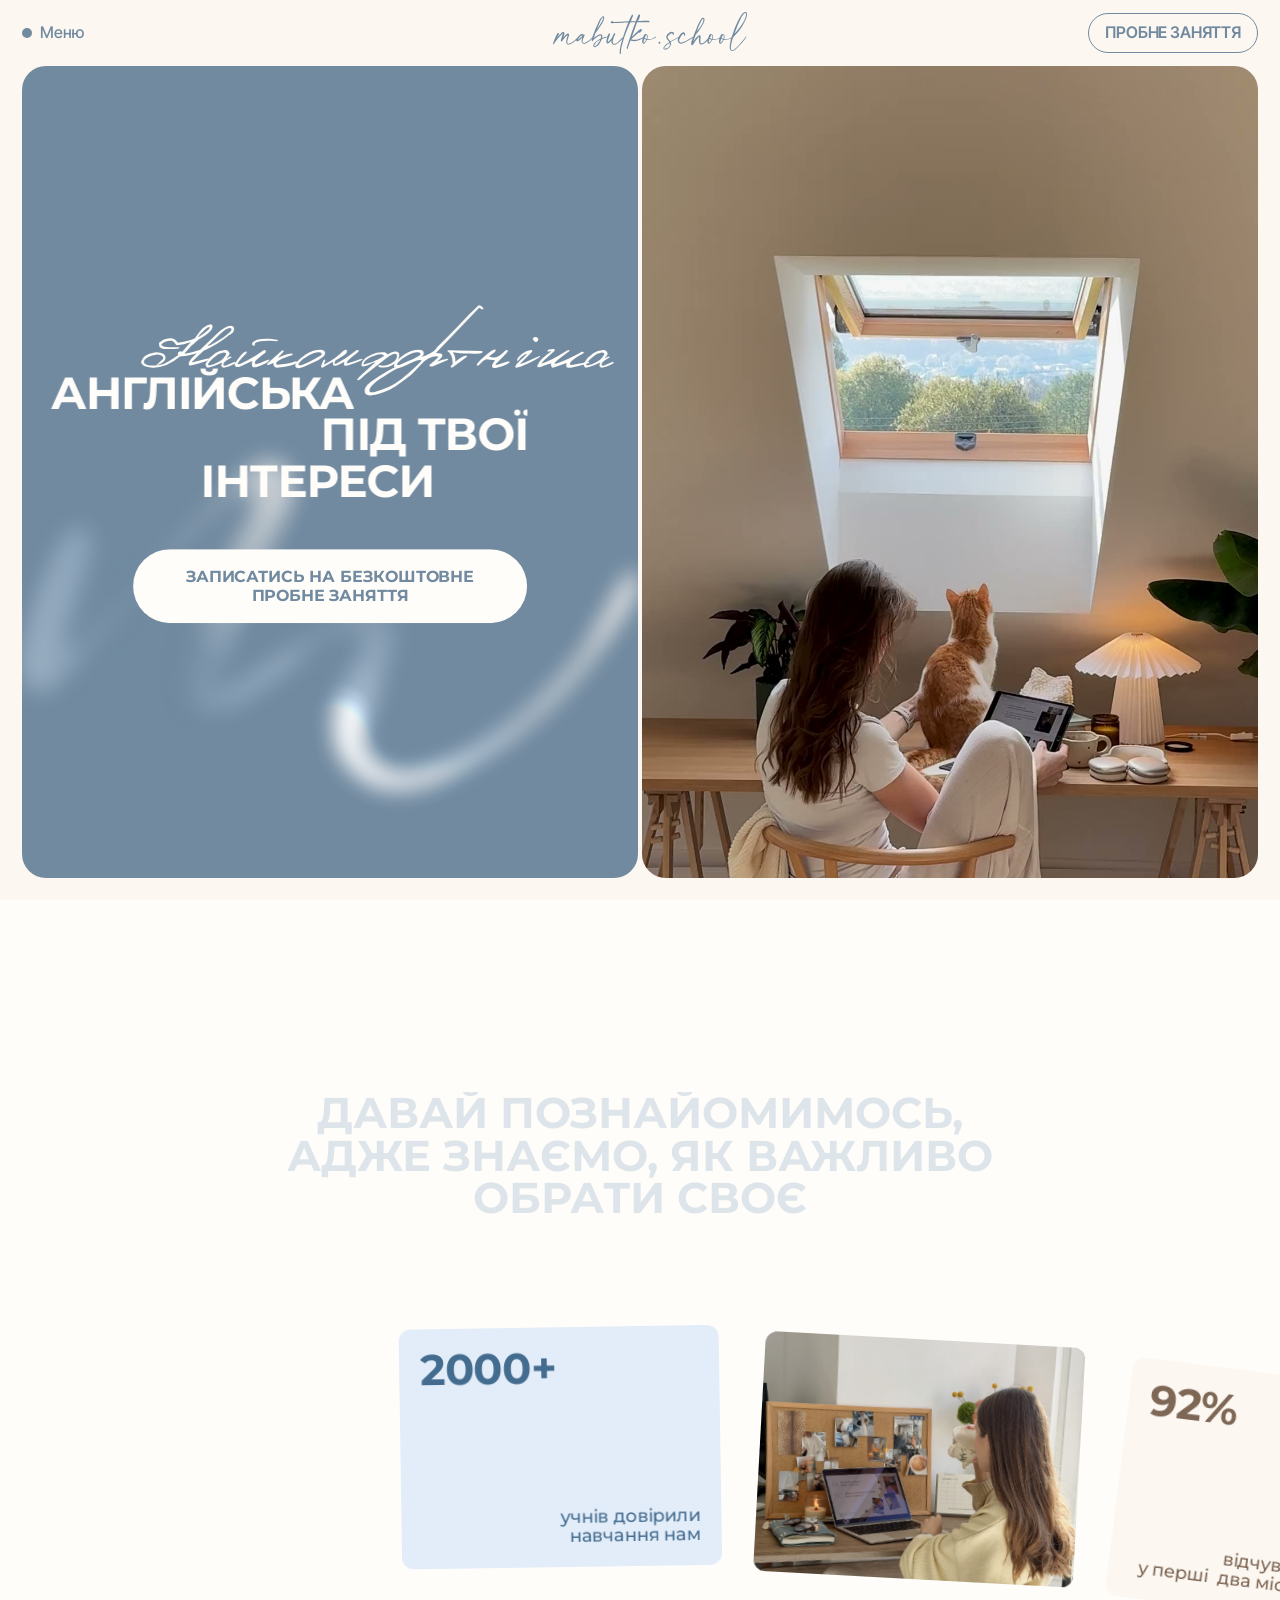
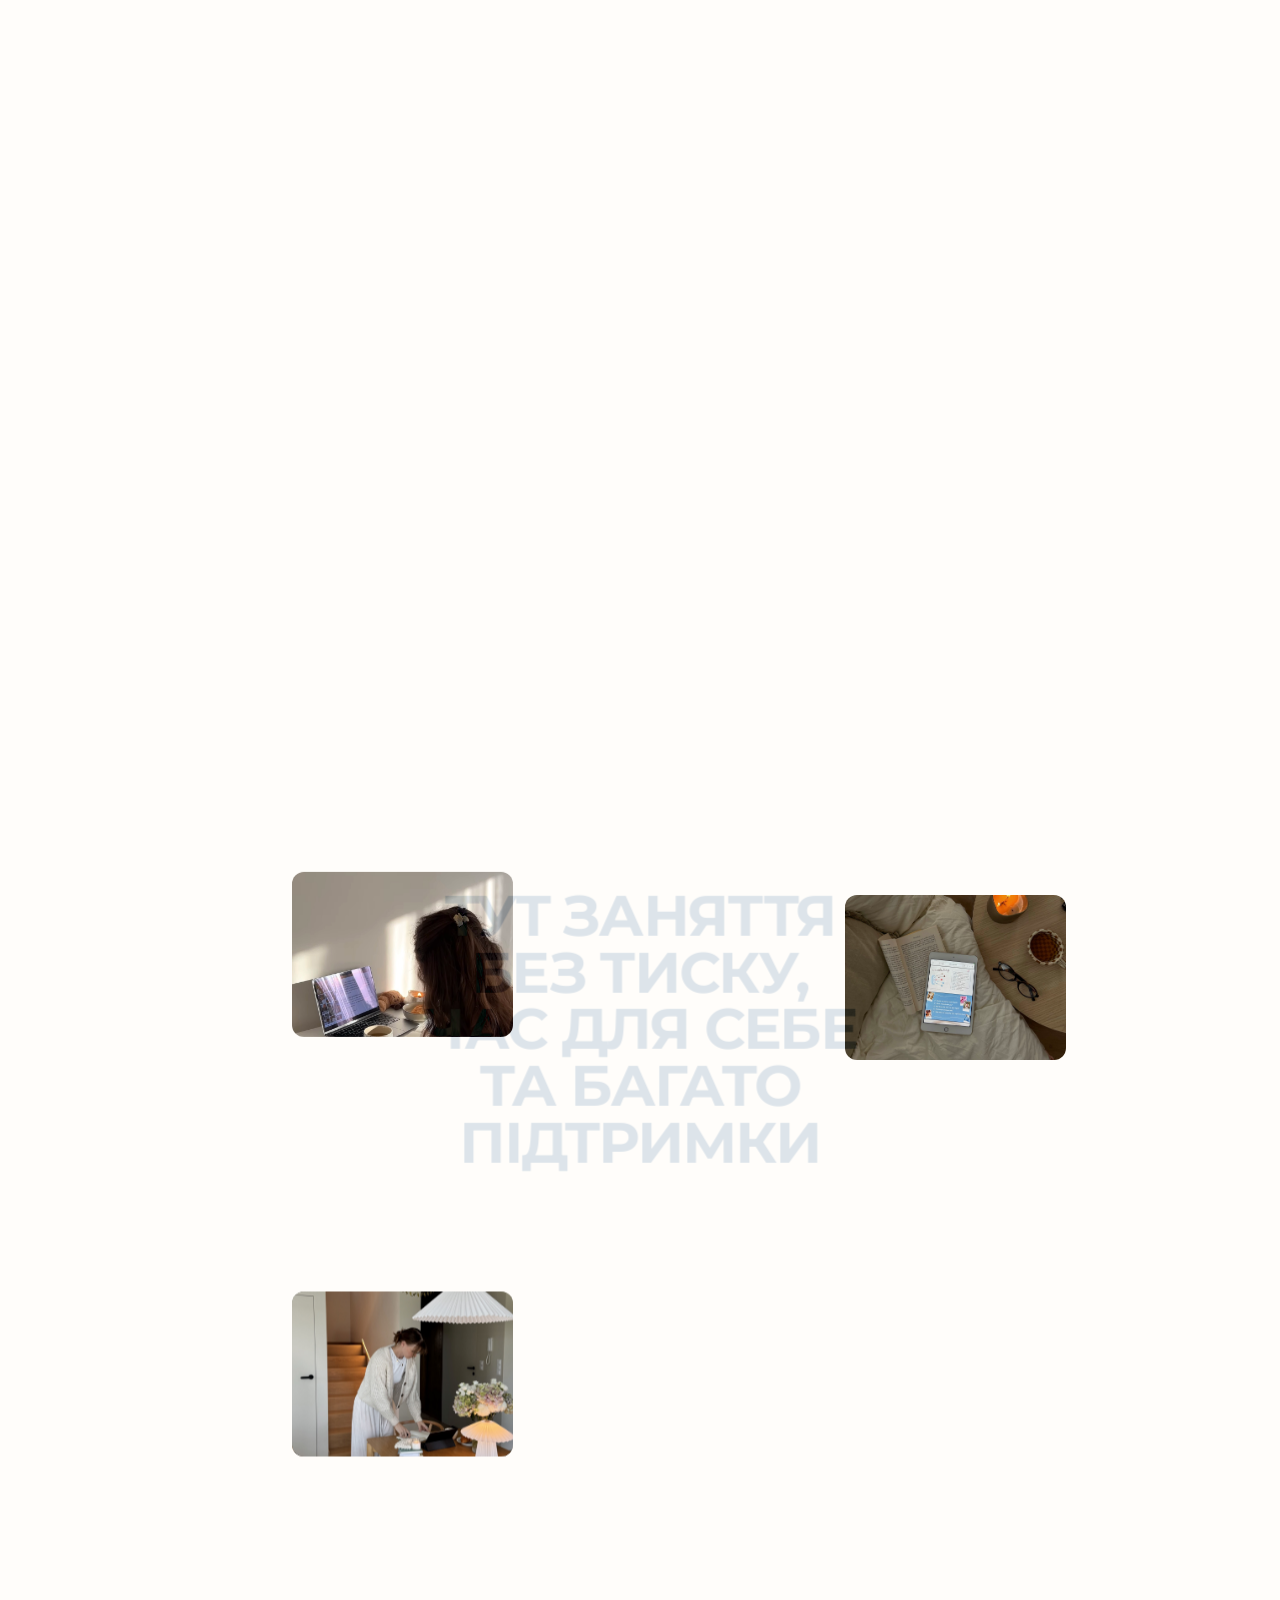
<file: variants/03-video-split-panel.html>
<!doctype html>
<html lang="uk">
<head>
  <meta charset="utf-8">
  <meta name="viewport" content="width=device-width, initial-scale=1">
  <title>mabutko.school — англійська під твої інтереси</title>
  <link rel="preconnect" href="https://fonts.googleapis.com">
  <link rel="preconnect" href="https://fonts.gstatic.com" crossorigin>
  <link href="https://fonts.googleapis.com/css2?family=Inter+Tight:wght@500;600&family=Montserrat:wght@500;700&display=swap" rel="stylesheet">
  <link rel="preload" href="assets/v5/hero-poster.jpg" as="image">
  <link rel="stylesheet" href="var-5.css">
  <link rel="stylesheet" href="var-6.css">
</head>
<body>

  <header class="header header--v6">
    <button class="header__menu" type="button">
      <img src="assets/v6/dot.svg" alt="" width="10" height="10">
      <span>Меню</span>
    </button>
    <a class="header__logo" href="/" aria-label="mabutko.school">
      <img src="assets/v6/logo.svg" alt="mabutko.school" width="194" height="42">
    </a>
    <a class="header__trial" href="#trial">Пробне заняття</a>
  </header>

  <main>
    <!-- Первый блок варианта 6: слева плашка с текстом и вектором, справа видео.
         На мобайле плашка сверху, видео снизу. -->
    <section class="split">
      <div class="split__panel">
        <!-- Вектор рисуется на канвасе (var-6.js): форма из assets/v6/swirl.svg, перелив и блик по контуру -->
        <div class="split__swirl" aria-hidden="true">
          <div class="split__swirl-float">
            <canvas class="split__swirl-canvas"></canvas>
          </div>
          <svg class="split__swirl-src" width="0" height="0" viewBox="0 0 747.6 425.6">
            <path id="swirl-path" d="M300.497 26.1138C310.522 25.3108 312.631 25.6013 320.154 32.4725C332.619 43.855 333.145 55.8148 331.392 71.6467C329.881 85.2925 321.604 94.9596 316.455 106.88L269.201 214.327C266.654 220.001 264.294 229.266 261.361 234.933C257.746 241.922 236.018 281.874 236 286.853C241.643 291.034 279.838 272.02 287.02 268.755C290.179 267.319 298.925 260.786 302.434 258.635C304.724 256.747 310.969 254.531 312.946 252.728C321.836 244.627 331.104 240.689 341.795 235.732C345.234 233.627 348.593 230.725 351.993 228.622C362.666 222.019 374.016 214.456 384.824 208.235C392.364 203.896 404.966 199.143 413.51 197.914C426.241 196.084 433.098 196.733 443.493 204.765C444.371 207.394 445.575 210.667 446.174 213.344C449.645 228.826 440.847 247.057 435.893 261.611C432.281 270.521 430.967 280.971 428.119 289.893C422.875 306.318 414.798 320.129 413.196 337.704C411.816 352.833 411.191 355.968 422.072 366.943C442.692 387.739 466.076 383.682 490.848 373.378C497.088 371.3 504.1 370.095 510.122 367.496C565.584 343.567 610.555 302.745 649.378 257.272C652.576 253.525 655.155 248.522 658.53 244.596C667.411 236.064 670.385 223.184 677.017 213.897C689.037 197.068 695.545 176.91 708.36 161.166C709.573 159.675 712.271 157.369 713.666 155.877L721.217 155.1C721.894 159.379 722.041 163.202 721.34 167.478C716.788 195.303 660.668 263.971 640.479 285.907C630.361 296.897 619.065 307.586 608.099 317.71C604.66 320.888 600.414 323.16 596.792 326.122C593.352 328.926 590.302 332.19 586.857 335C580.62 340.085 573.605 344.95 567.021 349.626C559.495 354.97 551.414 358.942 543.581 363.732C511.033 383.636 474.057 405.412 434.28 398.487C415.246 395.173 398.912 382.462 388.037 366.905C376.75 350.758 376.027 328.17 379.351 309.356C379.581 308.002 383.62 291.644 383.759 291.383C389.083 281.391 394.754 270.987 400.372 261.097C404.483 254.571 407.835 249.856 409.997 242.31C420.178 206.767 384.879 218.021 366.474 226.303C363.254 227.752 360.676 230.477 357.917 232.701C346.618 241.804 338.587 254.034 327.412 263.335C314.683 273.477 300.244 282.077 287.247 292.052C283.315 294.795 278.866 299.152 274.684 301.31C263.624 307.015 240.073 316.071 228.123 312.817C221.317 310.917 215.55 306.378 212.102 300.209C205.985 289.185 205.028 269.395 207.536 257.267C209.517 247.681 213.608 234.134 215.853 224.104C217.265 217.792 224.166 207.109 226.857 200.645C230.503 191.728 233.645 183.753 238.494 175.438C242.813 168.03 250.027 153.117 252.289 145.059C259.596 139.368 260.466 130.098 265.555 121.839C268.416 117.048 272.637 112.131 275.61 107.539C280.01 100.747 289.755 78.5592 287.356 71.3834C279.415 47.6199 252.594 76.4478 243.659 85.0775L224.674 103.653C205.272 122.6 188.799 146.445 170.666 166.776C165.65 172.4 161.249 179.542 156.203 185.414C146.498 196.666 136.481 207.645 126.162 218.336C122.384 222.308 118.004 225.778 114.441 229.944C108.291 237.133 102.688 244.829 96.4292 251.93C88.9374 260.429 80.6593 268.54 72.6179 276.508C69.2557 279.839 66.0707 283.99 62.2945 286.813C59.5064 288.897 55.7667 290.604 52.3638 291.28C47.7589 292.195 43.5092 290.983 39.6611 288.397C33.9719 284.573 27.3805 275.409 26.2251 268.517C22.7232 247.63 41.7588 187.691 50.3131 166.036C52.0517 161.636 54.6401 157.577 56.5688 153.255C57.9075 150.255 58.772 147.053 60.0848 144.035C63.6467 135.848 67.7786 128.268 72.3352 120.601C74.085 117.656 75.5538 114.487 77.5638 111.707C80.2847 107.943 84.0945 106.316 88.5746 105.639C93.266 104.929 98.7043 104.705 102.681 107.735C115.992 117.875 100.075 157.327 95.6453 170.803C92.2913 181.006 89.1871 191.301 85.6004 201.424C82.3171 210.693 75.5832 223.929 76.9631 233.613C77.2735 235.792 77.9449 238.621 79.9101 239.921C83.3631 242.203 89.1435 239.437 92.0811 237.416C97.8321 233.46 101.918 227.157 106.651 222.089C112.857 215.445 119.391 209.116 125.596 202.454C134.765 192.609 144.386 183.079 153.424 173.144C163.218 162.377 172.384 150.962 182.129 140.171C203.983 116.045 226.374 92.4111 249.285 69.2874C263.822 54.514 280.22 30.7918 300.497 26.1138Z"/>
          </svg>
        </div>

        <h1 class="split__title">
          <span class="sr-only">Найкомфортніша </span>
            <svg class="hero__script" viewBox="0 0 679.22 122.81" aria-hidden="true">
              <defs>
                <!-- Мягкий край «пера»: всё левее края видно, правее — ещё нет -->
                <linearGradient id="write-edge" gradientUnits="userSpaceOnUse" x1="0" y1="0" x2="140" y2="0">
                  <stop offset="0" stop-color="#fff"/>
                  <stop offset="1" stop-color="#fff" stop-opacity="0"/>
                </linearGradient>
                <mask id="write-mask" maskUnits="userSpaceOnUse" x="-100" y="-150" width="879" height="423">
                  <rect class="write__wipe" x="-1200" y="-150" width="1340" height="423" fill="url(#write-edge)"/>
                </mask>
              </defs>
              <g class="write__fill" mask="url(#write-mask)">
                <path d="M100.39 17.53Q103.74 19.08 102.54 22.58Q102.04 28.47 82.35 39.82Q70.36 49.31 62.61 59.26Q62.61 60.66 74.16 57.58Q85.7 54.51 85.8 53.51L110.69 29.77Q121.23 20.28 128.68 19.68Q133.92 20.13 133.82 24.73Q134.27 31.32 117.48 37.47Q130.37 27.67 130.22 25.35Q130.08 23.03 128.25 22.98Q126.43 22.93 122.45 24.78Q118.48 26.62 108.94 36.22L99.14 45.86Q94.05 49.46 97.54 48.49Q101.04 47.51 117.63 36.97L124.23 34.07L128.73 31.82Q109.09 47.96 90.05 55.66Q74.61 69.95 73.58 71.35Q72.56 72.75 75.46 72L94.35 67.15Q98.69 66.3 97.79 67.85Q97.79 69.7 90.95 71.65Q84.1 73.6 71.21 77.2Q67.91 77.3 68.71 73.85Q68.96 68.95 78.9 60.66Q80.75 58.81 78.06 59.96Q65.01 63.55 55.77 64.25Q37.43 80.09 18.04 80.09H16.29Q0.85 79.34 0 72.5V71.45Q2.45 61.2 19.49 58.16Q23.09 57.71 29.11 59.11Q35.13 60.51 35.13 66.45Q35.28 71.55 22.39 77Q25.99 76.6 31.26 75.07Q36.53 73.55 53.17 62.1V61.4Q51.97 56.96 56.62 56.36L59.22 57.06L71.21 43.41H70.36Q61.36 47.01 52.32 47.71Q50.22 47.71 47.87 43.76Q45.47 41.12 43.77 41.27Q34.43 40.77 29.18 46.31Q29.18 50.61 41.18 50.61H53.17Q58.42 51.06 52.42 53.01Q39.98 53.66 33.66 53.11Q27.33 52.56 26.18 48.86Q25.04 45.16 26.31 43.91Q27.58 42.67 29.91 41.27Q32.23 39.87 33.78 39.37Q35.33 38.87 38.65 38.12Q41.98 37.37 45.12 38.02L46.32 38.37Q49.62 39.87 50.6 41.34Q51.57 42.82 53.02 44.11Q78.9 40.12 78.9 35.52Q90.35 18.18 100.39 17.53ZM92.45 24.93Q73.21 43.41 90.75 30.62Q98.84 24.83 98.57 22.45Q98.29 20.08 92.45 24.93ZM21.44 61.4Q17.64 62.1 12.84 63.55Q5.6 66.6 4.1 70.55Q3.6 72.15 4.6 73.65Q8.5 76.7 12.84 77.2H21.44L31.78 67.15V65Q28.93 60.9 21.44 61.4Z"/>
                <path d="M120.93 54.81Q125.68 54.36 127.43 60.16Q126.13 63.85 122.88 66.55H123.73Q129.43 62.2 130.37 65.3Q119.23 71.55 118.58 74.87Q117.93 78.19 122.13 76.85L134.77 71.75Q136.62 72.3 135.62 73.85Q124.23 80.09 118.63 80.09Q113.43 79.49 116.93 72.8Q100.69 80.09 95.69 80.09Q92.25 78.84 93.15 73.85Q104.64 55.11 120.93 54.81ZM121.13 62.9Q124.73 58.46 118.73 58.21Q111.14 59.26 103.14 66.83Q95.15 74.4 96.49 76.25Q97.84 78.09 107.56 73.87Q117.28 69.65 121.13 62.9Z"/>
                <path d="M184.24 38.47H184.99L197.59 40.22L195.69 41.97L186.74 41.32H181.8L178.3 41.82L177.5 41.67L175.25 41.72Q163.16 42.82 163.66 46.31V48.26L162.01 48.46Q159.11 47.96 159.81 44.46Q164.51 37.57 184.24 38.47ZM176.5 55.11Q180.1 53.96 179.55 57.91Q163.46 70.25 164.01 71.75Q162.56 74.45 165.4 75.05Q170.7 74.35 178.07 70.72Q185.44 67.1 184.79 69Q183.04 72.7 172.63 76.87Q162.21 81.04 160.56 79.04Q158.91 77.05 159.81 70.4L142.07 78.69Q138.77 79.59 136.5 78.87Q134.22 78.14 134.82 74.55Q145.17 58.76 149.46 57.28Q153.76 55.81 151.51 59.26Q138.22 72.85 139.04 74.8Q139.87 76.75 152.66 69.92Q165.45 63.1 176.5 55.11Z"/>
                <path d="M205.13 57.36 197.24 65.35H198.24Q209.93 59.66 217.02 59.66Q218.87 60.11 217.97 61.9Q194.29 69.2 194.29 74.4Q194.64 75.85 196.54 75.9Q208.38 75.55 222.92 71Q225.57 70.8 223.92 73.3Q215.83 78.59 195.29 80.09Q190.34 79.39 190.34 73.3L182.44 76.7Q181.3 76.05 181.45 74.4L203.18 55.11Q205.98 54.56 205.13 57.36Z"/>
                <path d="M264.85 58.96Q266.35 64 248.61 72.5Q230.87 80.99 227.32 80.94Q223.77 80.89 222.75 79.67Q221.72 78.44 222.27 75.2Q222.82 71.95 232.47 64.28Q242.11 56.61 253.2 54.86Q264.3 53.11 264.85 58.96ZM258.5 62.8 259.55 61.85Q261.6 58.66 256.3 57.96Q251.01 57.26 241.79 62.18Q232.57 67.1 228.22 72.37Q223.87 77.65 230.69 76.5Q237.51 75.35 258.5 62.8Z"/>
                <path d="M296.03 73.85Q296.93 74.25 307.95 70.4Q318.97 66.55 318.97 67.6Q319.07 70.15 297.48 76.95Q294.38 77.8 292.96 77.2Q291.53 76.6 292.33 73.85Q293.03 71.75 292.08 71.9Q281.19 78.39 277.49 76.95Q276.04 76.95 276.04 71.75L261.2 80.09Q258.95 80.34 259 78Q262.15 68.9 263.45 68.65Q265.4 67.85 265.02 69.82Q264.65 71.8 263.62 74Q262.6 76.2 264.95 74.9Q281.29 66.25 290.83 56.16Q297.78 51.76 296.03 58.21Q295.13 61.05 279.74 69.7Q278.24 72.8 278.41 74.05Q278.59 75.3 281.94 73.85Q295.53 66.8 310.07 55.11Q313.12 54.16 313.37 55.58Q313.62 57.01 304.82 63.83Q296.03 70.65 296.03 73.85Z"/>
                <path d="M371.29 59.26Q372.49 62.35 370.44 67.53Q368.39 72.7 362.02 76.2Q355.64 79.69 350.15 80.02Q344.65 80.34 341.5 78.29Q341.05 76.35 343.55 76.75Q350.9 78.54 359.07 74.6Q367.24 70.65 368.24 65.2Q369.24 59.76 365.39 60.01Q360.59 59.76 346.1 71.9L321.66 91.19Q315.07 98.43 312.07 98.43Q311.07 98.13 311.32 97.23Q311.32 95.48 320.96 86.99L335.76 73.75L336.51 73.15V72.5L334.21 73L334.36 71.4Q344.15 67.25 349.8 63.5L348.8 61.8Q345.65 59.41 335.46 63Q325.26 66.6 321.66 71.75Q318.07 76.9 323.16 74.95L334.06 71.45L334.46 72.8Q324.41 78.54 318.72 78.54Q317.27 77.85 317.27 76.15Q317.02 67.5 332.26 61.05Q339.7 57.16 350.55 58.06Q352.9 58.81 354.8 61.15Q361.39 57.41 365.56 57.01Q369.74 56.61 371.29 59.26Z"/>
                <path d="M406.97 58.96Q408.46 64 390.72 72.5Q372.98 80.99 369.44 80.94Q365.89 80.89 364.86 79.67Q363.84 78.44 364.39 75.2Q364.94 71.95 374.58 64.28Q384.23 56.61 395.32 54.86Q406.42 53.11 406.97 58.96ZM400.62 62.8 401.67 61.85Q403.72 58.66 398.42 57.96Q393.12 57.26 383.9 62.18Q374.68 67.1 370.34 72.37Q365.99 77.65 372.81 76.5Q379.63 75.35 400.62 62.8Z"/>
                <path d="M492.37 -5.96Q493.47 -3.31 491.22 -3.71L486.72 -5.96L444.79 37.82L424.41 59.16Q433.45 59.16 433.6 61.85Q434.15 63.55 432.45 65.5Q430.75 67.45 428.95 69.05Q427.15 70.65 426.65 71.5Q445.54 64.8 441.4 69.25Q423.96 76.85 421.48 77.65Q419.01 78.44 416.83 78.54Q414.66 78.64 415.31 76Q432.4 62.65 425.5 63.65Q413.96 63.65 403.32 75.25Q392.67 86.84 389.23 89.86Q385.78 92.89 365.94 107.28Q357.14 113.12 347.97 116.05Q338.8 118.97 334.63 119.65Q330.46 120.32 327.04 119.85Q323.61 119.37 322.16 116.27Q320.72 113.17 323.04 108.73Q325.36 104.28 330.36 100.68Q354 83.24 384.73 70.4L389.73 68.6Q419.81 61.65 425.25 51.86L426.35 50.51Q446.49 30.92 472.58 3.19L485.57 -9.3Q488.52 -11.15 492.37 -5.96ZM335.01 115.37 346.3 112.03Q365.34 106.13 384.85 88.24Q404.37 70.35 403.67 69.67Q402.97 69 401.72 69.25Q381.78 71.6 349.6 92.84Q334.36 101.08 329.21 110.53Q328.41 113.42 329.09 114.72Q329.76 116.02 335.01 115.37Z"/>
                <path d="M442.84 55.11 490.92 56.06Q492.87 57.41 490.57 58.86Q488.27 60.31 473.63 59.91L465.28 59.71Q462.08 59.91 448.64 58.01Q452.49 62.15 452.49 71.45Q463.43 62.8 467.83 62.8Q469.63 62.95 468.83 64.7L447.69 80.09Q445.69 80.04 445.74 78.19L448.64 74.35Q448.64 60.9 440.95 56.06Q440.8 54.81 442.84 55.11Z"/>
                <path d="M524.6 55.31Q527.5 54.21 528.1 55.83Q528.7 57.46 510.61 74.8Q509.91 76.9 512.85 76.1Q525.35 71.9 528.15 71.32Q530.94 70.75 530.94 72.1Q530.24 74.45 519.8 77.97Q509.36 81.49 506.76 80.22Q504.16 78.94 506.06 74.8L509.46 69.4L496.56 67.95Q491.87 70.4 489.02 73.8Q486.17 77.2 484.65 77.45Q483.12 77.7 483.47 74.8Q487.97 68.8 496.64 61.78Q505.31 54.76 508.88 54.16Q512.45 53.56 508.96 57.81Q507.01 59.36 504.41 61.05L500.86 63.9L506.06 65.45Q513.95 66.45 524.6 55.31Z"/>
                <path d="M564.15 37.87Q565.02 36.27 566.85 36.02Q568.67 35.77 570.25 36.79Q571.82 37.82 571.67 39.49Q571.52 41.17 569.85 42.69Q568.17 44.21 565.72 41.84Q563.27 39.47 564.15 37.87ZM561.58 54.81Q564.02 54.51 562.93 57.31L545.34 74.95Q549.88 74.05 557.23 70.42Q564.57 66.8 573.82 63.25Q575.82 63.7 573.47 65.28Q571.12 66.85 564.27 70.47Q557.43 74.1 550.33 77.1Q543.24 80.09 540.09 80.09Q535.14 79.29 546.56 69.08Q557.98 58.86 554.83 60.08Q551.68 61.3 549.28 63.25Q546.88 65.2 544.01 68.7Q541.14 72.2 541.51 68.68Q541.89 65.15 548.58 59.98Q555.28 54.81 561.58 54.81Z"/>
                <path d="M616.37 56.61Q612.33 59.36 600.98 68.1L595.39 73Q593.89 76.4 604.88 71.6Q615.82 67.4 634.36 57.36Q637.56 56.61 637.36 58.91Q620.07 68.45 617.87 73Q616.02 76.9 620.22 76.4L642.61 71.95Q645.81 71.15 644.86 73.3L641.36 74.4Q635.16 76.85 621.77 79.39Q618.77 80.19 614.8 80.17Q610.83 80.14 612.63 73.3L593.94 79.94L592.34 80.09Q590.09 79.64 590.09 74.05H589.34Q583.09 75.9 579.37 77.52Q575.65 79.14 573.72 79.54Q571.8 79.94 571.02 79.39Q570.25 78.84 570.6 77.05Q572.75 68.45 590.99 56.36L587.29 56.76Q583.39 57.66 586.19 54.36L590.19 53.46Q598.18 52.31 594.69 56.41Q584.04 66.05 580.49 68.95L576.1 74.35Q590.29 70.45 612.63 55.86Q615.02 54.41 616.25 54.93Q617.47 55.46 616.37 56.61Z"/>
                <path d="M665.38 54.81Q670.12 54.36 671.87 60.16Q670.57 63.85 667.32 66.55H668.17Q673.87 62.2 674.82 65.3Q663.68 71.55 663.03 74.87Q662.38 78.19 666.57 76.85L679.22 71.75Q681.07 72.3 680.07 73.85Q668.67 80.09 663.08 80.09Q657.88 79.49 661.38 72.8Q645.14 80.09 640.14 80.09Q636.69 78.84 637.59 73.85Q649.08 55.11 665.38 54.81ZM665.58 62.9Q669.17 58.46 663.18 58.21Q655.58 59.26 647.59 66.83Q639.59 74.4 640.94 76.25Q642.29 78.09 652.01 73.87Q661.73 69.65 665.58 62.9Z"/>
              </g>
              <g class="write__stroke">
                <path pathLength="1" style="--d:0.15s" d="M100.39 17.53Q103.74 19.08 102.54 22.58Q102.04 28.47 82.35 39.82Q70.36 49.31 62.61 59.26Q62.61 60.66 74.16 57.58Q85.7 54.51 85.8 53.51L110.69 29.77Q121.23 20.28 128.68 19.68Q133.92 20.13 133.82 24.73Q134.27 31.32 117.48 37.47Q130.37 27.67 130.22 25.35Q130.08 23.03 128.25 22.98Q126.43 22.93 122.45 24.78Q118.48 26.62 108.94 36.22L99.14 45.86Q94.05 49.46 97.54 48.49Q101.04 47.51 117.63 36.97L124.23 34.07L128.73 31.82Q109.09 47.96 90.05 55.66Q74.61 69.95 73.58 71.35Q72.56 72.75 75.46 72L94.35 67.15Q98.69 66.3 97.79 67.85Q97.79 69.7 90.95 71.65Q84.1 73.6 71.21 77.2Q67.91 77.3 68.71 73.85Q68.96 68.95 78.9 60.66Q80.75 58.81 78.06 59.96Q65.01 63.55 55.77 64.25Q37.43 80.09 18.04 80.09H16.29Q0.85 79.34 0 72.5V71.45Q2.45 61.2 19.49 58.16Q23.09 57.71 29.11 59.11Q35.13 60.51 35.13 66.45Q35.28 71.55 22.39 77Q25.99 76.6 31.26 75.07Q36.53 73.55 53.17 62.1V61.4Q51.97 56.96 56.62 56.36L59.22 57.06L71.21 43.41H70.36Q61.36 47.01 52.32 47.71Q50.22 47.71 47.87 43.76Q45.47 41.12 43.77 41.27Q34.43 40.77 29.18 46.31Q29.18 50.61 41.18 50.61H53.17Q58.42 51.06 52.42 53.01Q39.98 53.66 33.66 53.11Q27.33 52.56 26.18 48.86Q25.04 45.16 26.31 43.91Q27.58 42.67 29.91 41.27Q32.23 39.87 33.78 39.37Q35.33 38.87 38.65 38.12Q41.98 37.37 45.12 38.02L46.32 38.37Q49.62 39.87 50.6 41.34Q51.57 42.82 53.02 44.11Q78.9 40.12 78.9 35.52Q90.35 18.18 100.39 17.53ZM92.45 24.93Q73.21 43.41 90.75 30.62Q98.84 24.83 98.57 22.45Q98.29 20.08 92.45 24.93ZM21.44 61.4Q17.64 62.1 12.84 63.55Q5.6 66.6 4.1 70.55Q3.6 72.15 4.6 73.65Q8.5 76.7 12.84 77.2H21.44L31.78 67.15V65Q28.93 60.9 21.44 61.4Z"/>
                <path pathLength="1" style="--d:0.41s" d="M120.93 54.81Q125.68 54.36 127.43 60.16Q126.13 63.85 122.88 66.55H123.73Q129.43 62.2 130.37 65.3Q119.23 71.55 118.58 74.87Q117.93 78.19 122.13 76.85L134.77 71.75Q136.62 72.3 135.62 73.85Q124.23 80.09 118.63 80.09Q113.43 79.49 116.93 72.8Q100.69 80.09 95.69 80.09Q92.25 78.84 93.15 73.85Q104.64 55.11 120.93 54.81ZM121.13 62.9Q124.73 58.46 118.73 58.21Q111.14 59.26 103.14 66.83Q95.15 74.4 96.49 76.25Q97.84 78.09 107.56 73.87Q117.28 69.65 121.13 62.9Z"/>
                <path pathLength="1" style="--d:0.53s" d="M184.24 38.47H184.99L197.59 40.22L195.69 41.97L186.74 41.32H181.8L178.3 41.82L177.5 41.67L175.25 41.72Q163.16 42.82 163.66 46.31V48.26L162.01 48.46Q159.11 47.96 159.81 44.46Q164.51 37.57 184.24 38.47ZM176.5 55.11Q180.1 53.96 179.55 57.91Q163.46 70.25 164.01 71.75Q162.56 74.45 165.4 75.05Q170.7 74.35 178.07 70.72Q185.44 67.1 184.79 69Q183.04 72.7 172.63 76.87Q162.21 81.04 160.56 79.04Q158.91 77.05 159.81 70.4L142.07 78.69Q138.77 79.59 136.5 78.87Q134.22 78.14 134.82 74.55Q145.17 58.76 149.46 57.28Q153.76 55.81 151.51 59.26Q138.22 72.85 139.04 74.8Q139.87 76.75 152.66 69.92Q165.45 63.1 176.5 55.11Z"/>
                <path pathLength="1" style="--d:0.66s" d="M205.13 57.36 197.24 65.35H198.24Q209.93 59.66 217.02 59.66Q218.87 60.11 217.97 61.9Q194.29 69.2 194.29 74.4Q194.64 75.85 196.54 75.9Q208.38 75.55 222.92 71Q225.57 70.8 223.92 73.3Q215.83 78.59 195.29 80.09Q190.34 79.39 190.34 73.3L182.44 76.7Q181.3 76.05 181.45 74.4L203.18 55.11Q205.98 54.56 205.13 57.36Z"/>
                <path pathLength="1" style="--d:0.77s" d="M264.85 58.96Q266.35 64 248.61 72.5Q230.87 80.99 227.32 80.94Q223.77 80.89 222.75 79.67Q221.72 78.44 222.27 75.2Q222.82 71.95 232.47 64.28Q242.11 56.61 253.2 54.86Q264.3 53.11 264.85 58.96ZM258.5 62.8 259.55 61.85Q261.6 58.66 256.3 57.96Q251.01 57.26 241.79 62.18Q232.57 67.1 228.22 72.37Q223.87 77.65 230.69 76.5Q237.51 75.35 258.5 62.8Z"/>
                <path pathLength="1" style="--d:0.87s" d="M296.03 73.85Q296.93 74.25 307.95 70.4Q318.97 66.55 318.97 67.6Q319.07 70.15 297.48 76.95Q294.38 77.8 292.96 77.2Q291.53 76.6 292.33 73.85Q293.03 71.75 292.08 71.9Q281.19 78.39 277.49 76.95Q276.04 76.95 276.04 71.75L261.2 80.09Q258.95 80.34 259 78Q262.15 68.9 263.45 68.65Q265.4 67.85 265.02 69.82Q264.65 71.8 263.62 74Q262.6 76.2 264.95 74.9Q281.29 66.25 290.83 56.16Q297.78 51.76 296.03 58.21Q295.13 61.05 279.74 69.7Q278.24 72.8 278.41 74.05Q278.59 75.3 281.94 73.85Q295.53 66.8 310.07 55.11Q313.12 54.16 313.37 55.58Q313.62 57.01 304.82 63.83Q296.03 70.65 296.03 73.85Z"/>
                <path pathLength="1" style="--d:1.02s" d="M371.29 59.26Q372.49 62.35 370.44 67.53Q368.39 72.7 362.02 76.2Q355.64 79.69 350.15 80.02Q344.65 80.34 341.5 78.29Q341.05 76.35 343.55 76.75Q350.9 78.54 359.07 74.6Q367.24 70.65 368.24 65.2Q369.24 59.76 365.39 60.01Q360.59 59.76 346.1 71.9L321.66 91.19Q315.07 98.43 312.07 98.43Q311.07 98.13 311.32 97.23Q311.32 95.48 320.96 86.99L335.76 73.75L336.51 73.15V72.5L334.21 73L334.36 71.4Q344.15 67.25 349.8 63.5L348.8 61.8Q345.65 59.41 335.46 63Q325.26 66.6 321.66 71.75Q318.07 76.9 323.16 74.95L334.06 71.45L334.46 72.8Q324.41 78.54 318.72 78.54Q317.27 77.85 317.27 76.15Q317.02 67.5 332.26 61.05Q339.7 57.16 350.55 58.06Q352.9 58.81 354.8 61.15Q361.39 57.41 365.56 57.01Q369.74 56.61 371.29 59.26Z"/>
                <path pathLength="1" style="--d:1.17s" d="M406.97 58.96Q408.46 64 390.72 72.5Q372.98 80.99 369.44 80.94Q365.89 80.89 364.86 79.67Q363.84 78.44 364.39 75.2Q364.94 71.95 374.58 64.28Q384.23 56.61 395.32 54.86Q406.42 53.11 406.97 58.96ZM400.62 62.8 401.67 61.85Q403.72 58.66 398.42 57.96Q393.12 57.26 383.9 62.18Q374.68 67.1 370.34 72.37Q365.99 77.65 372.81 76.5Q379.63 75.35 400.62 62.8Z"/>
                <path pathLength="1" style="--d:1.05s" d="M492.37 -5.96Q493.47 -3.31 491.22 -3.71L486.72 -5.96L444.79 37.82L424.41 59.16Q433.45 59.16 433.6 61.85Q434.15 63.55 432.45 65.5Q430.75 67.45 428.95 69.05Q427.15 70.65 426.65 71.5Q445.54 64.8 441.4 69.25Q423.96 76.85 421.48 77.65Q419.01 78.44 416.83 78.54Q414.66 78.64 415.31 76Q432.4 62.65 425.5 63.65Q413.96 63.65 403.32 75.25Q392.67 86.84 389.23 89.86Q385.78 92.89 365.94 107.28Q357.14 113.12 347.97 116.05Q338.8 118.97 334.63 119.65Q330.46 120.32 327.04 119.85Q323.61 119.37 322.16 116.27Q320.72 113.17 323.04 108.73Q325.36 104.28 330.36 100.68Q354 83.24 384.73 70.4L389.73 68.6Q419.81 61.65 425.25 51.86L426.35 50.51Q446.49 30.92 472.58 3.19L485.57 -9.3Q488.52 -11.15 492.37 -5.96ZM335.01 115.37 346.3 112.03Q365.34 106.13 384.85 88.24Q404.37 70.35 403.67 69.67Q402.97 69 401.72 69.25Q381.78 71.6 349.6 92.84Q334.36 101.08 329.21 110.53Q328.41 113.42 329.09 114.72Q329.76 116.02 335.01 115.37Z"/>
                <path pathLength="1" style="--d:1.38s" d="M442.84 55.11 490.92 56.06Q492.87 57.41 490.57 58.86Q488.27 60.31 473.63 59.91L465.28 59.71Q462.08 59.91 448.64 58.01Q452.49 62.15 452.49 71.45Q463.43 62.8 467.83 62.8Q469.63 62.95 468.83 64.7L447.69 80.09Q445.69 80.04 445.74 78.19L448.64 74.35Q448.64 60.9 440.95 56.06Q440.8 54.81 442.84 55.11Z"/>
                <path pathLength="1" style="--d:1.50s" d="M524.6 55.31Q527.5 54.21 528.1 55.83Q528.7 57.46 510.61 74.8Q509.91 76.9 512.85 76.1Q525.35 71.9 528.15 71.32Q530.94 70.75 530.94 72.1Q530.24 74.45 519.8 77.97Q509.36 81.49 506.76 80.22Q504.16 78.94 506.06 74.8L509.46 69.4L496.56 67.95Q491.87 70.4 489.02 73.8Q486.17 77.2 484.65 77.45Q483.12 77.7 483.47 74.8Q487.97 68.8 496.64 61.78Q505.31 54.76 508.88 54.16Q512.45 53.56 508.96 57.81Q507.01 59.36 504.41 61.05L500.86 63.9L506.06 65.45Q513.95 66.45 524.6 55.31Z"/>
                <path pathLength="1" style="--d:1.66s" d="M564.15 37.87Q565.02 36.27 566.85 36.02Q568.67 35.77 570.25 36.79Q571.82 37.82 571.67 39.49Q571.52 41.17 569.85 42.69Q568.17 44.21 565.72 41.84Q563.27 39.47 564.15 37.87ZM561.58 54.81Q564.02 54.51 562.93 57.31L545.34 74.95Q549.88 74.05 557.23 70.42Q564.57 66.8 573.82 63.25Q575.82 63.7 573.47 65.28Q571.12 66.85 564.27 70.47Q557.43 74.1 550.33 77.1Q543.24 80.09 540.09 80.09Q535.14 79.29 546.56 69.08Q557.98 58.86 554.83 60.08Q551.68 61.3 549.28 63.25Q546.88 65.2 544.01 68.7Q541.14 72.2 541.51 68.68Q541.89 65.15 548.58 59.98Q555.28 54.81 561.58 54.81Z"/>
                <path pathLength="1" style="--d:1.75s" d="M616.37 56.61Q612.33 59.36 600.98 68.1L595.39 73Q593.89 76.4 604.88 71.6Q615.82 67.4 634.36 57.36Q637.56 56.61 637.36 58.91Q620.07 68.45 617.87 73Q616.02 76.9 620.22 76.4L642.61 71.95Q645.81 71.15 644.86 73.3L641.36 74.4Q635.16 76.85 621.77 79.39Q618.77 80.19 614.8 80.17Q610.83 80.14 612.63 73.3L593.94 79.94L592.34 80.09Q590.09 79.64 590.09 74.05H589.34Q583.09 75.9 579.37 77.52Q575.65 79.14 573.72 79.54Q571.8 79.94 571.02 79.39Q570.25 78.84 570.6 77.05Q572.75 68.45 590.99 56.36L587.29 56.76Q583.39 57.66 586.19 54.36L590.19 53.46Q598.18 52.31 594.69 56.41Q584.04 66.05 580.49 68.95L576.1 74.35Q590.29 70.45 612.63 55.86Q615.02 54.41 616.25 54.93Q617.47 55.46 616.37 56.61Z"/>
                <path pathLength="1" style="--d:1.93s" d="M665.38 54.81Q670.12 54.36 671.87 60.16Q670.57 63.85 667.32 66.55H668.17Q673.87 62.2 674.82 65.3Q663.68 71.55 663.03 74.87Q662.38 78.19 666.57 76.85L679.22 71.75Q681.07 72.3 680.07 73.85Q668.67 80.09 663.08 80.09Q657.88 79.49 661.38 72.8Q645.14 80.09 640.14 80.09Q636.69 78.84 637.59 73.85Q649.08 55.11 665.38 54.81ZM665.58 62.9Q669.17 58.46 663.18 58.21Q655.58 59.26 647.59 66.83Q639.59 74.4 640.94 76.25Q642.29 78.09 652.01 73.87Q661.73 69.65 665.58 62.9Z"/>
              </g>
            </svg>
          <span class="hero__line hero__line--1">англійська</span>
          <span class="hero__line hero__line--2">під твої</span>
          <span class="hero__line hero__line--3">інтереси</span>
        </h1>

        <a class="cta split__cta" id="trial" href="#">
          Записатись на безкоштовне<br>пробне заняття
        </a>
      </div>

      <div class="split__media">
        <video class="hero__bg" autoplay muted loop playsinline preload="auto" poster="assets/v5/hero-poster.jpg">
          <source src="assets/v5/hero-m.mp4" type="video/mp4" media="(max-width: 767px)">
          <source src="assets/v5/hero.mp4" type="video/mp4">
        </video>
      </div>
    </section>

    <section class="intro">
      <div class="intro__sticky">
        <h2 class="intro__title js-fill">давай познайомимось,<br>адже знаємо,<span class="m-br"><br></span> як важливо<br>обрати своє</h2>

        <div class="cards">
          <div class="card card--stat card--blue" style="--r:-4deg">
            <p class="card__num">2000+</p>
            <p class="card__text">учнів довірили<br>навчання нам</p>
          </div>
          <div class="card card--photo card--m-last" style="--r:3deg">
            <img src="assets/v5/frame80.jpg" alt="" loading="lazy">
            <img src="assets/v5/frame81.jpg" alt="" loading="lazy">
          </div>
          <div class="card card--stat card--cream" style="--r:-2deg">
            <p class="card__num">92%</p>
            <p class="card__text">відчувають прогрес<br>у перші  два місяці навчання</p>
          </div>
          <div class="card card--photo card--d-only" style="--r:4deg">
            <img src="assets/v5/frame80.jpg" alt="" loading="lazy">
            <img src="assets/v5/frame101.jpg" alt="" loading="lazy">
          </div>
          <div class="card card--stat card--sand" style="--r:-3deg">
            <p class="card__num">30</p>
            <p class="card__text">хвилин, щоб зрозуміти<br>— we’re a match</p>
          </div>
          <!-- только в мобильном макете -->
          <div class="card card--stat card--ink card--m-only">
            <p class="card__num">9.8</p>
            <p class="card__text">середня оцінка занять,<br>опираючись на відгуки</p>
          </div>
        </div>
      </div>
    </section>

    <section class="calm">
      <figure class="calm__photo calm__photo--1" data-speed="-0.14" data-speed-m="0.12">
        <img src="assets/v5/frame82.jpg" alt="" loading="lazy">
      </figure>
      <figure class="calm__photo calm__photo--2" data-speed="0.1" data-speed-m="0.03">
        <img src="assets/v5/frame83.jpg" alt="" loading="lazy">
      </figure>
      <figure class="calm__photo calm__photo--3" data-speed="-0.22">
        <img src="assets/v5/frame80.jpg" alt="" loading="lazy">
        <img src="assets/v5/frame81.jpg" alt="" loading="lazy">
        <img src="assets/v5/frame84.jpg" alt="" loading="lazy">
      </figure>

      <h2 class="calm__title js-fill">тут заняття<br>без тиску,<br>час для себе<br>та багато<br>підтримки</h2>
    </section>

    <!-- Пустой блок: чтобы анимацию третьего блока можно было досмотреть до конца -->
    <div class="spacer" aria-hidden="true"></div>
  </main>

  <script src="var-5.js"></script>
  <script src="var-6.js"></script>
</body>
</html>
</file>
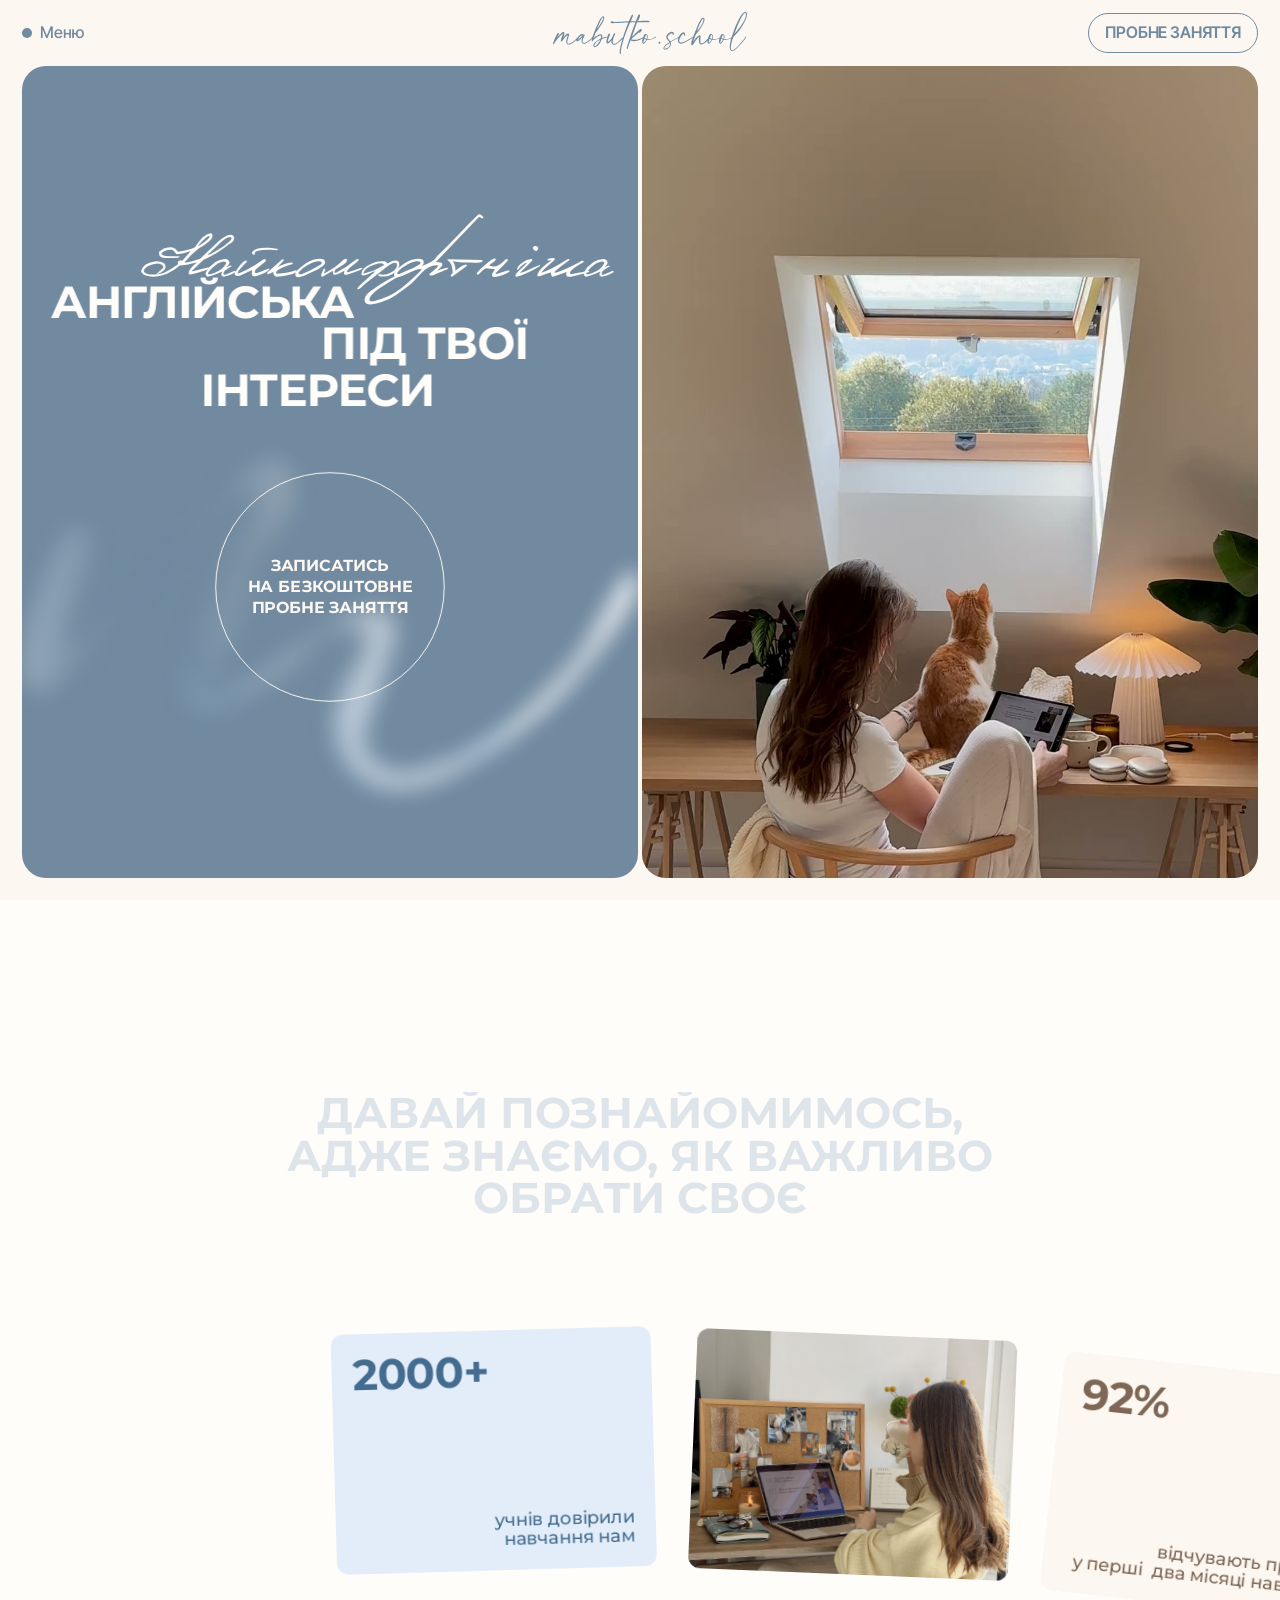
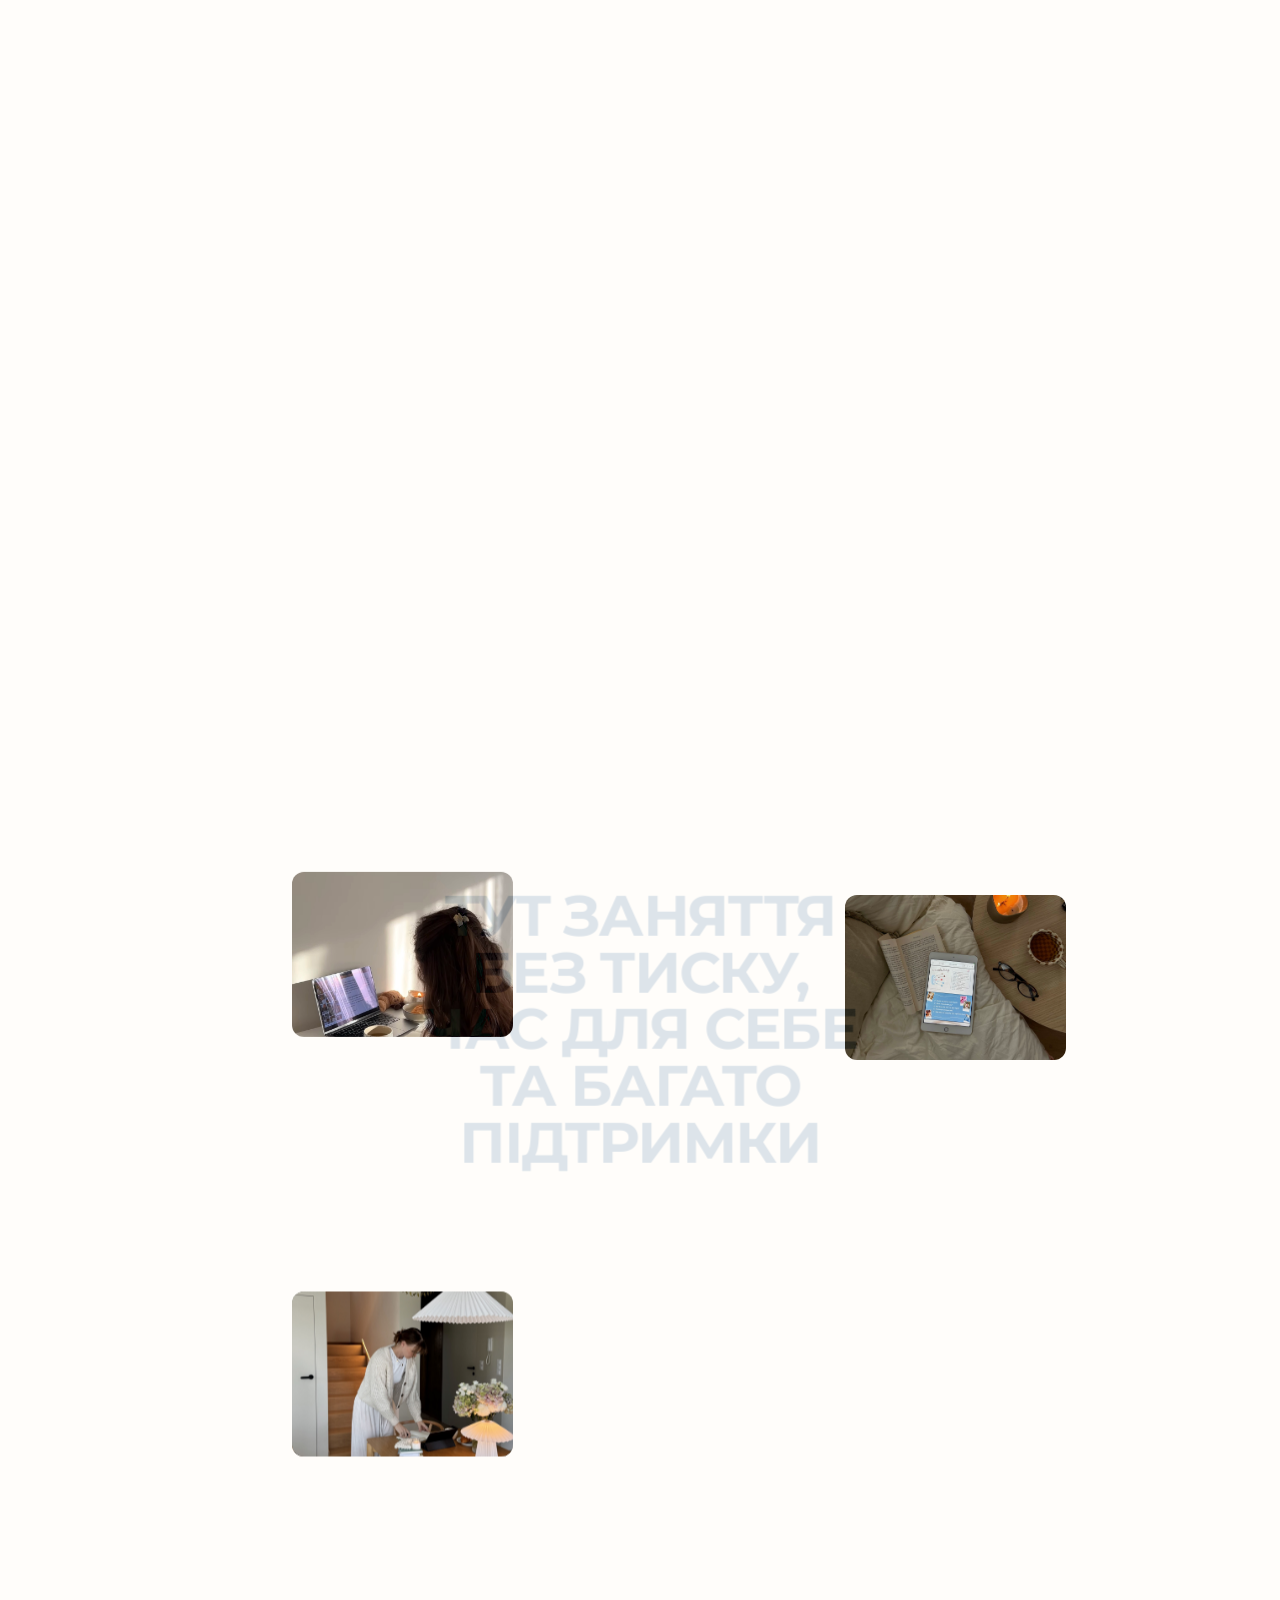
<file: variants/04-video-split-round-button.html>
<!doctype html>
<html lang="uk">
<head>
  <meta charset="utf-8">
  <meta name="viewport" content="width=device-width, initial-scale=1">
  <title>mabutko.school — англійська під твої інтереси</title>
  <link rel="preconnect" href="https://fonts.googleapis.com">
  <link rel="preconnect" href="https://fonts.gstatic.com" crossorigin>
  <link href="https://fonts.googleapis.com/css2?family=Inter+Tight:wght@500;600&family=Montserrat:wght@500;700&display=swap" rel="stylesheet">
  <link rel="preload" href="assets/v5/hero-poster.jpg" as="image">
  <link rel="stylesheet" href="var-5.css">
  <link rel="stylesheet" href="var-6.css">
  <link rel="stylesheet" href="var-7.css">
</head>
<body>

  <header class="header header--v6">
    <button class="header__menu" type="button">
      <img src="assets/v6/dot.svg" alt="" width="10" height="10">
      <span>Меню</span>
    </button>
    <a class="header__logo" href="/" aria-label="mabutko.school">
      <img src="assets/v6/logo.svg" alt="mabutko.school" width="194" height="42">
    </a>
    <a class="header__trial" href="#trial">Пробне заняття</a>
  </header>

  <main>
    <!-- Первый блок варианта 7 (как вариант 6, но кнопка круглая): слева плашка с текстом и вектором, справа видео.
         На мобайле плашка сверху, видео снизу. -->
    <section class="split">
      <div class="split__panel">
        <!-- Вектор рисуется на канвасе (var-6.js): форма из assets/v6/swirl.svg, перелив и блик по контуру -->
        <div class="split__swirl" aria-hidden="true">
          <div class="split__swirl-float">
            <canvas class="split__swirl-canvas"></canvas>
          </div>
          <svg class="split__swirl-src" width="0" height="0" viewBox="0 0 747.6 425.6">
            <path id="swirl-path" d="M300.497 26.1138C310.522 25.3108 312.631 25.6013 320.154 32.4725C332.619 43.855 333.145 55.8148 331.392 71.6467C329.881 85.2925 321.604 94.9596 316.455 106.88L269.201 214.327C266.654 220.001 264.294 229.266 261.361 234.933C257.746 241.922 236.018 281.874 236 286.853C241.643 291.034 279.838 272.02 287.02 268.755C290.179 267.319 298.925 260.786 302.434 258.635C304.724 256.747 310.969 254.531 312.946 252.728C321.836 244.627 331.104 240.689 341.795 235.732C345.234 233.627 348.593 230.725 351.993 228.622C362.666 222.019 374.016 214.456 384.824 208.235C392.364 203.896 404.966 199.143 413.51 197.914C426.241 196.084 433.098 196.733 443.493 204.765C444.371 207.394 445.575 210.667 446.174 213.344C449.645 228.826 440.847 247.057 435.893 261.611C432.281 270.521 430.967 280.971 428.119 289.893C422.875 306.318 414.798 320.129 413.196 337.704C411.816 352.833 411.191 355.968 422.072 366.943C442.692 387.739 466.076 383.682 490.848 373.378C497.088 371.3 504.1 370.095 510.122 367.496C565.584 343.567 610.555 302.745 649.378 257.272C652.576 253.525 655.155 248.522 658.53 244.596C667.411 236.064 670.385 223.184 677.017 213.897C689.037 197.068 695.545 176.91 708.36 161.166C709.573 159.675 712.271 157.369 713.666 155.877L721.217 155.1C721.894 159.379 722.041 163.202 721.34 167.478C716.788 195.303 660.668 263.971 640.479 285.907C630.361 296.897 619.065 307.586 608.099 317.71C604.66 320.888 600.414 323.16 596.792 326.122C593.352 328.926 590.302 332.19 586.857 335C580.62 340.085 573.605 344.95 567.021 349.626C559.495 354.97 551.414 358.942 543.581 363.732C511.033 383.636 474.057 405.412 434.28 398.487C415.246 395.173 398.912 382.462 388.037 366.905C376.75 350.758 376.027 328.17 379.351 309.356C379.581 308.002 383.62 291.644 383.759 291.383C389.083 281.391 394.754 270.987 400.372 261.097C404.483 254.571 407.835 249.856 409.997 242.31C420.178 206.767 384.879 218.021 366.474 226.303C363.254 227.752 360.676 230.477 357.917 232.701C346.618 241.804 338.587 254.034 327.412 263.335C314.683 273.477 300.244 282.077 287.247 292.052C283.315 294.795 278.866 299.152 274.684 301.31C263.624 307.015 240.073 316.071 228.123 312.817C221.317 310.917 215.55 306.378 212.102 300.209C205.985 289.185 205.028 269.395 207.536 257.267C209.517 247.681 213.608 234.134 215.853 224.104C217.265 217.792 224.166 207.109 226.857 200.645C230.503 191.728 233.645 183.753 238.494 175.438C242.813 168.03 250.027 153.117 252.289 145.059C259.596 139.368 260.466 130.098 265.555 121.839C268.416 117.048 272.637 112.131 275.61 107.539C280.01 100.747 289.755 78.5592 287.356 71.3834C279.415 47.6199 252.594 76.4478 243.659 85.0775L224.674 103.653C205.272 122.6 188.799 146.445 170.666 166.776C165.65 172.4 161.249 179.542 156.203 185.414C146.498 196.666 136.481 207.645 126.162 218.336C122.384 222.308 118.004 225.778 114.441 229.944C108.291 237.133 102.688 244.829 96.4292 251.93C88.9374 260.429 80.6593 268.54 72.6179 276.508C69.2557 279.839 66.0707 283.99 62.2945 286.813C59.5064 288.897 55.7667 290.604 52.3638 291.28C47.7589 292.195 43.5092 290.983 39.6611 288.397C33.9719 284.573 27.3805 275.409 26.2251 268.517C22.7232 247.63 41.7588 187.691 50.3131 166.036C52.0517 161.636 54.6401 157.577 56.5688 153.255C57.9075 150.255 58.772 147.053 60.0848 144.035C63.6467 135.848 67.7786 128.268 72.3352 120.601C74.085 117.656 75.5538 114.487 77.5638 111.707C80.2847 107.943 84.0945 106.316 88.5746 105.639C93.266 104.929 98.7043 104.705 102.681 107.735C115.992 117.875 100.075 157.327 95.6453 170.803C92.2913 181.006 89.1871 191.301 85.6004 201.424C82.3171 210.693 75.5832 223.929 76.9631 233.613C77.2735 235.792 77.9449 238.621 79.9101 239.921C83.3631 242.203 89.1435 239.437 92.0811 237.416C97.8321 233.46 101.918 227.157 106.651 222.089C112.857 215.445 119.391 209.116 125.596 202.454C134.765 192.609 144.386 183.079 153.424 173.144C163.218 162.377 172.384 150.962 182.129 140.171C203.983 116.045 226.374 92.4111 249.285 69.2874C263.822 54.514 280.22 30.7918 300.497 26.1138Z"/>
          </svg>
        </div>

        <h1 class="split__title">
          <span class="sr-only">Найкомфортніша </span>
            <svg class="hero__script" viewBox="0 0 679.22 122.81" aria-hidden="true">
              <defs>
                <!-- Мягкий край «пера»: всё левее края видно, правее — ещё нет -->
                <linearGradient id="write-edge" gradientUnits="userSpaceOnUse" x1="0" y1="0" x2="140" y2="0">
                  <stop offset="0" stop-color="#fff"/>
                  <stop offset="1" stop-color="#fff" stop-opacity="0"/>
                </linearGradient>
                <mask id="write-mask" maskUnits="userSpaceOnUse" x="-100" y="-150" width="879" height="423">
                  <rect class="write__wipe" x="-1200" y="-150" width="1340" height="423" fill="url(#write-edge)"/>
                </mask>
              </defs>
              <g class="write__fill" mask="url(#write-mask)">
                <path d="M100.39 17.53Q103.74 19.08 102.54 22.58Q102.04 28.47 82.35 39.82Q70.36 49.31 62.61 59.26Q62.61 60.66 74.16 57.58Q85.7 54.51 85.8 53.51L110.69 29.77Q121.23 20.28 128.68 19.68Q133.92 20.13 133.82 24.73Q134.27 31.32 117.48 37.47Q130.37 27.67 130.22 25.35Q130.08 23.03 128.25 22.98Q126.43 22.93 122.45 24.78Q118.48 26.62 108.94 36.22L99.14 45.86Q94.05 49.46 97.54 48.49Q101.04 47.51 117.63 36.97L124.23 34.07L128.73 31.82Q109.09 47.96 90.05 55.66Q74.61 69.95 73.58 71.35Q72.56 72.75 75.46 72L94.35 67.15Q98.69 66.3 97.79 67.85Q97.79 69.7 90.95 71.65Q84.1 73.6 71.21 77.2Q67.91 77.3 68.71 73.85Q68.96 68.95 78.9 60.66Q80.75 58.81 78.06 59.96Q65.01 63.55 55.77 64.25Q37.43 80.09 18.04 80.09H16.29Q0.85 79.34 0 72.5V71.45Q2.45 61.2 19.49 58.16Q23.09 57.71 29.11 59.11Q35.13 60.51 35.13 66.45Q35.28 71.55 22.39 77Q25.99 76.6 31.26 75.07Q36.53 73.55 53.17 62.1V61.4Q51.97 56.96 56.62 56.36L59.22 57.06L71.21 43.41H70.36Q61.36 47.01 52.32 47.71Q50.22 47.71 47.87 43.76Q45.47 41.12 43.77 41.27Q34.43 40.77 29.18 46.31Q29.18 50.61 41.18 50.61H53.17Q58.42 51.06 52.42 53.01Q39.98 53.66 33.66 53.11Q27.33 52.56 26.18 48.86Q25.04 45.16 26.31 43.91Q27.58 42.67 29.91 41.27Q32.23 39.87 33.78 39.37Q35.33 38.87 38.65 38.12Q41.98 37.37 45.12 38.02L46.32 38.37Q49.62 39.87 50.6 41.34Q51.57 42.82 53.02 44.11Q78.9 40.12 78.9 35.52Q90.35 18.18 100.39 17.53ZM92.45 24.93Q73.21 43.41 90.75 30.62Q98.84 24.83 98.57 22.45Q98.29 20.08 92.45 24.93ZM21.44 61.4Q17.64 62.1 12.84 63.55Q5.6 66.6 4.1 70.55Q3.6 72.15 4.6 73.65Q8.5 76.7 12.84 77.2H21.44L31.78 67.15V65Q28.93 60.9 21.44 61.4Z"/>
                <path d="M120.93 54.81Q125.68 54.36 127.43 60.16Q126.13 63.85 122.88 66.55H123.73Q129.43 62.2 130.37 65.3Q119.23 71.55 118.58 74.87Q117.93 78.19 122.13 76.85L134.77 71.75Q136.62 72.3 135.62 73.85Q124.23 80.09 118.63 80.09Q113.43 79.49 116.93 72.8Q100.69 80.09 95.69 80.09Q92.25 78.84 93.15 73.85Q104.64 55.11 120.93 54.81ZM121.13 62.9Q124.73 58.46 118.73 58.21Q111.14 59.26 103.14 66.83Q95.15 74.4 96.49 76.25Q97.84 78.09 107.56 73.87Q117.28 69.65 121.13 62.9Z"/>
                <path d="M184.24 38.47H184.99L197.59 40.22L195.69 41.97L186.74 41.32H181.8L178.3 41.82L177.5 41.67L175.25 41.72Q163.16 42.82 163.66 46.31V48.26L162.01 48.46Q159.11 47.96 159.81 44.46Q164.51 37.57 184.24 38.47ZM176.5 55.11Q180.1 53.96 179.55 57.91Q163.46 70.25 164.01 71.75Q162.56 74.45 165.4 75.05Q170.7 74.35 178.07 70.72Q185.44 67.1 184.79 69Q183.04 72.7 172.63 76.87Q162.21 81.04 160.56 79.04Q158.91 77.05 159.81 70.4L142.07 78.69Q138.77 79.59 136.5 78.87Q134.22 78.14 134.82 74.55Q145.17 58.76 149.46 57.28Q153.76 55.81 151.51 59.26Q138.22 72.85 139.04 74.8Q139.87 76.75 152.66 69.92Q165.45 63.1 176.5 55.11Z"/>
                <path d="M205.13 57.36 197.24 65.35H198.24Q209.93 59.66 217.02 59.66Q218.87 60.11 217.97 61.9Q194.29 69.2 194.29 74.4Q194.64 75.85 196.54 75.9Q208.38 75.55 222.92 71Q225.57 70.8 223.92 73.3Q215.83 78.59 195.29 80.09Q190.34 79.39 190.34 73.3L182.44 76.7Q181.3 76.05 181.45 74.4L203.18 55.11Q205.98 54.56 205.13 57.36Z"/>
                <path d="M264.85 58.96Q266.35 64 248.61 72.5Q230.87 80.99 227.32 80.94Q223.77 80.89 222.75 79.67Q221.72 78.44 222.27 75.2Q222.82 71.95 232.47 64.28Q242.11 56.61 253.2 54.86Q264.3 53.11 264.85 58.96ZM258.5 62.8 259.55 61.85Q261.6 58.66 256.3 57.96Q251.01 57.26 241.79 62.18Q232.57 67.1 228.22 72.37Q223.87 77.65 230.69 76.5Q237.51 75.35 258.5 62.8Z"/>
                <path d="M296.03 73.85Q296.93 74.25 307.95 70.4Q318.97 66.55 318.97 67.6Q319.07 70.15 297.48 76.95Q294.38 77.8 292.96 77.2Q291.53 76.6 292.33 73.85Q293.03 71.75 292.08 71.9Q281.19 78.39 277.49 76.95Q276.04 76.95 276.04 71.75L261.2 80.09Q258.95 80.34 259 78Q262.15 68.9 263.45 68.65Q265.4 67.85 265.02 69.82Q264.65 71.8 263.62 74Q262.6 76.2 264.95 74.9Q281.29 66.25 290.83 56.16Q297.78 51.76 296.03 58.21Q295.13 61.05 279.74 69.7Q278.24 72.8 278.41 74.05Q278.59 75.3 281.94 73.85Q295.53 66.8 310.07 55.11Q313.12 54.16 313.37 55.58Q313.62 57.01 304.82 63.83Q296.03 70.65 296.03 73.85Z"/>
                <path d="M371.29 59.26Q372.49 62.35 370.44 67.53Q368.39 72.7 362.02 76.2Q355.64 79.69 350.15 80.02Q344.65 80.34 341.5 78.29Q341.05 76.35 343.55 76.75Q350.9 78.54 359.07 74.6Q367.24 70.65 368.24 65.2Q369.24 59.76 365.39 60.01Q360.59 59.76 346.1 71.9L321.66 91.19Q315.07 98.43 312.07 98.43Q311.07 98.13 311.32 97.23Q311.32 95.48 320.96 86.99L335.76 73.75L336.51 73.15V72.5L334.21 73L334.36 71.4Q344.15 67.25 349.8 63.5L348.8 61.8Q345.65 59.41 335.46 63Q325.26 66.6 321.66 71.75Q318.07 76.9 323.16 74.95L334.06 71.45L334.46 72.8Q324.41 78.54 318.72 78.54Q317.27 77.85 317.27 76.15Q317.02 67.5 332.26 61.05Q339.7 57.16 350.55 58.06Q352.9 58.81 354.8 61.15Q361.39 57.41 365.56 57.01Q369.74 56.61 371.29 59.26Z"/>
                <path d="M406.97 58.96Q408.46 64 390.72 72.5Q372.98 80.99 369.44 80.94Q365.89 80.89 364.86 79.67Q363.84 78.44 364.39 75.2Q364.94 71.95 374.58 64.28Q384.23 56.61 395.32 54.86Q406.42 53.11 406.97 58.96ZM400.62 62.8 401.67 61.85Q403.72 58.66 398.42 57.96Q393.12 57.26 383.9 62.18Q374.68 67.1 370.34 72.37Q365.99 77.65 372.81 76.5Q379.63 75.35 400.62 62.8Z"/>
                <path d="M492.37 -5.96Q493.47 -3.31 491.22 -3.71L486.72 -5.96L444.79 37.82L424.41 59.16Q433.45 59.16 433.6 61.85Q434.15 63.55 432.45 65.5Q430.75 67.45 428.95 69.05Q427.15 70.65 426.65 71.5Q445.54 64.8 441.4 69.25Q423.96 76.85 421.48 77.65Q419.01 78.44 416.83 78.54Q414.66 78.64 415.31 76Q432.4 62.65 425.5 63.65Q413.96 63.65 403.32 75.25Q392.67 86.84 389.23 89.86Q385.78 92.89 365.94 107.28Q357.14 113.12 347.97 116.05Q338.8 118.97 334.63 119.65Q330.46 120.32 327.04 119.85Q323.61 119.37 322.16 116.27Q320.72 113.17 323.04 108.73Q325.36 104.28 330.36 100.68Q354 83.24 384.73 70.4L389.73 68.6Q419.81 61.65 425.25 51.86L426.35 50.51Q446.49 30.92 472.58 3.19L485.57 -9.3Q488.52 -11.15 492.37 -5.96ZM335.01 115.37 346.3 112.03Q365.34 106.13 384.85 88.24Q404.37 70.35 403.67 69.67Q402.97 69 401.72 69.25Q381.78 71.6 349.6 92.84Q334.36 101.08 329.21 110.53Q328.41 113.42 329.09 114.72Q329.76 116.02 335.01 115.37Z"/>
                <path d="M442.84 55.11 490.92 56.06Q492.87 57.41 490.57 58.86Q488.27 60.31 473.63 59.91L465.28 59.71Q462.08 59.91 448.64 58.01Q452.49 62.15 452.49 71.45Q463.43 62.8 467.83 62.8Q469.63 62.95 468.83 64.7L447.69 80.09Q445.69 80.04 445.74 78.19L448.64 74.35Q448.64 60.9 440.95 56.06Q440.8 54.81 442.84 55.11Z"/>
                <path d="M524.6 55.31Q527.5 54.21 528.1 55.83Q528.7 57.46 510.61 74.8Q509.91 76.9 512.85 76.1Q525.35 71.9 528.15 71.32Q530.94 70.75 530.94 72.1Q530.24 74.45 519.8 77.97Q509.36 81.49 506.76 80.22Q504.16 78.94 506.06 74.8L509.46 69.4L496.56 67.95Q491.87 70.4 489.02 73.8Q486.17 77.2 484.65 77.45Q483.12 77.7 483.47 74.8Q487.97 68.8 496.64 61.78Q505.31 54.76 508.88 54.16Q512.45 53.56 508.96 57.81Q507.01 59.36 504.41 61.05L500.86 63.9L506.06 65.45Q513.95 66.45 524.6 55.31Z"/>
                <path d="M564.15 37.87Q565.02 36.27 566.85 36.02Q568.67 35.77 570.25 36.79Q571.82 37.82 571.67 39.49Q571.52 41.17 569.85 42.69Q568.17 44.21 565.72 41.84Q563.27 39.47 564.15 37.87ZM561.58 54.81Q564.02 54.51 562.93 57.31L545.34 74.95Q549.88 74.05 557.23 70.42Q564.57 66.8 573.82 63.25Q575.82 63.7 573.47 65.28Q571.12 66.85 564.27 70.47Q557.43 74.1 550.33 77.1Q543.24 80.09 540.09 80.09Q535.14 79.29 546.56 69.08Q557.98 58.86 554.83 60.08Q551.68 61.3 549.28 63.25Q546.88 65.2 544.01 68.7Q541.14 72.2 541.51 68.68Q541.89 65.15 548.58 59.98Q555.28 54.81 561.58 54.81Z"/>
                <path d="M616.37 56.61Q612.33 59.36 600.98 68.1L595.39 73Q593.89 76.4 604.88 71.6Q615.82 67.4 634.36 57.36Q637.56 56.61 637.36 58.91Q620.07 68.45 617.87 73Q616.02 76.9 620.22 76.4L642.61 71.95Q645.81 71.15 644.86 73.3L641.36 74.4Q635.16 76.85 621.77 79.39Q618.77 80.19 614.8 80.17Q610.83 80.14 612.63 73.3L593.94 79.94L592.34 80.09Q590.09 79.64 590.09 74.05H589.34Q583.09 75.9 579.37 77.52Q575.65 79.14 573.72 79.54Q571.8 79.94 571.02 79.39Q570.25 78.84 570.6 77.05Q572.75 68.45 590.99 56.36L587.29 56.76Q583.39 57.66 586.19 54.36L590.19 53.46Q598.18 52.31 594.69 56.41Q584.04 66.05 580.49 68.95L576.1 74.35Q590.29 70.45 612.63 55.86Q615.02 54.41 616.25 54.93Q617.47 55.46 616.37 56.61Z"/>
                <path d="M665.38 54.81Q670.12 54.36 671.87 60.16Q670.57 63.85 667.32 66.55H668.17Q673.87 62.2 674.82 65.3Q663.68 71.55 663.03 74.87Q662.38 78.19 666.57 76.85L679.22 71.75Q681.07 72.3 680.07 73.85Q668.67 80.09 663.08 80.09Q657.88 79.49 661.38 72.8Q645.14 80.09 640.14 80.09Q636.69 78.84 637.59 73.85Q649.08 55.11 665.38 54.81ZM665.58 62.9Q669.17 58.46 663.18 58.21Q655.58 59.26 647.59 66.83Q639.59 74.4 640.94 76.25Q642.29 78.09 652.01 73.87Q661.73 69.65 665.58 62.9Z"/>
              </g>
              <g class="write__stroke">
                <path pathLength="1" style="--d:0.15s" d="M100.39 17.53Q103.74 19.08 102.54 22.58Q102.04 28.47 82.35 39.82Q70.36 49.31 62.61 59.26Q62.61 60.66 74.16 57.58Q85.7 54.51 85.8 53.51L110.69 29.77Q121.23 20.28 128.68 19.68Q133.92 20.13 133.82 24.73Q134.27 31.32 117.48 37.47Q130.37 27.67 130.22 25.35Q130.08 23.03 128.25 22.98Q126.43 22.93 122.45 24.78Q118.48 26.62 108.94 36.22L99.14 45.86Q94.05 49.46 97.54 48.49Q101.04 47.51 117.63 36.97L124.23 34.07L128.73 31.82Q109.09 47.96 90.05 55.66Q74.61 69.95 73.58 71.35Q72.56 72.75 75.46 72L94.35 67.15Q98.69 66.3 97.79 67.85Q97.79 69.7 90.95 71.65Q84.1 73.6 71.21 77.2Q67.91 77.3 68.71 73.85Q68.96 68.95 78.9 60.66Q80.75 58.81 78.06 59.96Q65.01 63.55 55.77 64.25Q37.43 80.09 18.04 80.09H16.29Q0.85 79.34 0 72.5V71.45Q2.45 61.2 19.49 58.16Q23.09 57.71 29.11 59.11Q35.13 60.51 35.13 66.45Q35.28 71.55 22.39 77Q25.99 76.6 31.26 75.07Q36.53 73.55 53.17 62.1V61.4Q51.97 56.96 56.62 56.36L59.22 57.06L71.21 43.41H70.36Q61.36 47.01 52.32 47.71Q50.22 47.71 47.87 43.76Q45.47 41.12 43.77 41.27Q34.43 40.77 29.18 46.31Q29.18 50.61 41.18 50.61H53.17Q58.42 51.06 52.42 53.01Q39.98 53.66 33.66 53.11Q27.33 52.56 26.18 48.86Q25.04 45.16 26.31 43.91Q27.58 42.67 29.91 41.27Q32.23 39.87 33.78 39.37Q35.33 38.87 38.65 38.12Q41.98 37.37 45.12 38.02L46.32 38.37Q49.62 39.87 50.6 41.34Q51.57 42.82 53.02 44.11Q78.9 40.12 78.9 35.52Q90.35 18.18 100.39 17.53ZM92.45 24.93Q73.21 43.41 90.75 30.62Q98.84 24.83 98.57 22.45Q98.29 20.08 92.45 24.93ZM21.44 61.4Q17.64 62.1 12.84 63.55Q5.6 66.6 4.1 70.55Q3.6 72.15 4.6 73.65Q8.5 76.7 12.84 77.2H21.44L31.78 67.15V65Q28.93 60.9 21.44 61.4Z"/>
                <path pathLength="1" style="--d:0.41s" d="M120.93 54.81Q125.68 54.36 127.43 60.16Q126.13 63.85 122.88 66.55H123.73Q129.43 62.2 130.37 65.3Q119.23 71.55 118.58 74.87Q117.93 78.19 122.13 76.85L134.77 71.75Q136.62 72.3 135.62 73.85Q124.23 80.09 118.63 80.09Q113.43 79.49 116.93 72.8Q100.69 80.09 95.69 80.09Q92.25 78.84 93.15 73.85Q104.64 55.11 120.93 54.81ZM121.13 62.9Q124.73 58.46 118.73 58.21Q111.14 59.26 103.14 66.83Q95.15 74.4 96.49 76.25Q97.84 78.09 107.56 73.87Q117.28 69.65 121.13 62.9Z"/>
                <path pathLength="1" style="--d:0.53s" d="M184.24 38.47H184.99L197.59 40.22L195.69 41.97L186.74 41.32H181.8L178.3 41.82L177.5 41.67L175.25 41.72Q163.16 42.82 163.66 46.31V48.26L162.01 48.46Q159.11 47.96 159.81 44.46Q164.51 37.57 184.24 38.47ZM176.5 55.11Q180.1 53.96 179.55 57.91Q163.46 70.25 164.01 71.75Q162.56 74.45 165.4 75.05Q170.7 74.35 178.07 70.72Q185.44 67.1 184.79 69Q183.04 72.7 172.63 76.87Q162.21 81.04 160.56 79.04Q158.91 77.05 159.81 70.4L142.07 78.69Q138.77 79.59 136.5 78.87Q134.22 78.14 134.82 74.55Q145.17 58.76 149.46 57.28Q153.76 55.81 151.51 59.26Q138.22 72.85 139.04 74.8Q139.87 76.75 152.66 69.92Q165.45 63.1 176.5 55.11Z"/>
                <path pathLength="1" style="--d:0.66s" d="M205.13 57.36 197.24 65.35H198.24Q209.93 59.66 217.02 59.66Q218.87 60.11 217.97 61.9Q194.29 69.2 194.29 74.4Q194.64 75.85 196.54 75.9Q208.38 75.55 222.92 71Q225.57 70.8 223.92 73.3Q215.83 78.59 195.29 80.09Q190.34 79.39 190.34 73.3L182.44 76.7Q181.3 76.05 181.45 74.4L203.18 55.11Q205.98 54.56 205.13 57.36Z"/>
                <path pathLength="1" style="--d:0.77s" d="M264.85 58.96Q266.35 64 248.61 72.5Q230.87 80.99 227.32 80.94Q223.77 80.89 222.75 79.67Q221.72 78.44 222.27 75.2Q222.82 71.95 232.47 64.28Q242.11 56.61 253.2 54.86Q264.3 53.11 264.85 58.96ZM258.5 62.8 259.55 61.85Q261.6 58.66 256.3 57.96Q251.01 57.26 241.79 62.18Q232.57 67.1 228.22 72.37Q223.87 77.65 230.69 76.5Q237.51 75.35 258.5 62.8Z"/>
                <path pathLength="1" style="--d:0.87s" d="M296.03 73.85Q296.93 74.25 307.95 70.4Q318.97 66.55 318.97 67.6Q319.07 70.15 297.48 76.95Q294.38 77.8 292.96 77.2Q291.53 76.6 292.33 73.85Q293.03 71.75 292.08 71.9Q281.19 78.39 277.49 76.95Q276.04 76.95 276.04 71.75L261.2 80.09Q258.95 80.34 259 78Q262.15 68.9 263.45 68.65Q265.4 67.85 265.02 69.82Q264.65 71.8 263.62 74Q262.6 76.2 264.95 74.9Q281.29 66.25 290.83 56.16Q297.78 51.76 296.03 58.21Q295.13 61.05 279.74 69.7Q278.24 72.8 278.41 74.05Q278.59 75.3 281.94 73.85Q295.53 66.8 310.07 55.11Q313.12 54.16 313.37 55.58Q313.62 57.01 304.82 63.83Q296.03 70.65 296.03 73.85Z"/>
                <path pathLength="1" style="--d:1.02s" d="M371.29 59.26Q372.49 62.35 370.44 67.53Q368.39 72.7 362.02 76.2Q355.64 79.69 350.15 80.02Q344.65 80.34 341.5 78.29Q341.05 76.35 343.55 76.75Q350.9 78.54 359.07 74.6Q367.24 70.65 368.24 65.2Q369.24 59.76 365.39 60.01Q360.59 59.76 346.1 71.9L321.66 91.19Q315.07 98.43 312.07 98.43Q311.07 98.13 311.32 97.23Q311.32 95.48 320.96 86.99L335.76 73.75L336.51 73.15V72.5L334.21 73L334.36 71.4Q344.15 67.25 349.8 63.5L348.8 61.8Q345.65 59.41 335.46 63Q325.26 66.6 321.66 71.75Q318.07 76.9 323.16 74.95L334.06 71.45L334.46 72.8Q324.41 78.54 318.72 78.54Q317.27 77.85 317.27 76.15Q317.02 67.5 332.26 61.05Q339.7 57.16 350.55 58.06Q352.9 58.81 354.8 61.15Q361.39 57.41 365.56 57.01Q369.74 56.61 371.29 59.26Z"/>
                <path pathLength="1" style="--d:1.17s" d="M406.97 58.96Q408.46 64 390.72 72.5Q372.98 80.99 369.44 80.94Q365.89 80.89 364.86 79.67Q363.84 78.44 364.39 75.2Q364.94 71.95 374.58 64.28Q384.23 56.61 395.32 54.86Q406.42 53.11 406.97 58.96ZM400.62 62.8 401.67 61.85Q403.72 58.66 398.42 57.96Q393.12 57.26 383.9 62.18Q374.68 67.1 370.34 72.37Q365.99 77.65 372.81 76.5Q379.63 75.35 400.62 62.8Z"/>
                <path pathLength="1" style="--d:1.05s" d="M492.37 -5.96Q493.47 -3.31 491.22 -3.71L486.72 -5.96L444.79 37.82L424.41 59.16Q433.45 59.16 433.6 61.85Q434.15 63.55 432.45 65.5Q430.75 67.45 428.95 69.05Q427.15 70.65 426.65 71.5Q445.54 64.8 441.4 69.25Q423.96 76.85 421.48 77.65Q419.01 78.44 416.83 78.54Q414.66 78.64 415.31 76Q432.4 62.65 425.5 63.65Q413.96 63.65 403.32 75.25Q392.67 86.84 389.23 89.86Q385.78 92.89 365.94 107.28Q357.14 113.12 347.97 116.05Q338.8 118.97 334.63 119.65Q330.46 120.32 327.04 119.85Q323.61 119.37 322.16 116.27Q320.72 113.17 323.04 108.73Q325.36 104.28 330.36 100.68Q354 83.24 384.73 70.4L389.73 68.6Q419.81 61.65 425.25 51.86L426.35 50.51Q446.49 30.92 472.58 3.19L485.57 -9.3Q488.52 -11.15 492.37 -5.96ZM335.01 115.37 346.3 112.03Q365.34 106.13 384.85 88.24Q404.37 70.35 403.67 69.67Q402.97 69 401.72 69.25Q381.78 71.6 349.6 92.84Q334.36 101.08 329.21 110.53Q328.41 113.42 329.09 114.72Q329.76 116.02 335.01 115.37Z"/>
                <path pathLength="1" style="--d:1.38s" d="M442.84 55.11 490.92 56.06Q492.87 57.41 490.57 58.86Q488.27 60.31 473.63 59.91L465.28 59.71Q462.08 59.91 448.64 58.01Q452.49 62.15 452.49 71.45Q463.43 62.8 467.83 62.8Q469.63 62.95 468.83 64.7L447.69 80.09Q445.69 80.04 445.74 78.19L448.64 74.35Q448.64 60.9 440.95 56.06Q440.8 54.81 442.84 55.11Z"/>
                <path pathLength="1" style="--d:1.50s" d="M524.6 55.31Q527.5 54.21 528.1 55.83Q528.7 57.46 510.61 74.8Q509.91 76.9 512.85 76.1Q525.35 71.9 528.15 71.32Q530.94 70.75 530.94 72.1Q530.24 74.45 519.8 77.97Q509.36 81.49 506.76 80.22Q504.16 78.94 506.06 74.8L509.46 69.4L496.56 67.95Q491.87 70.4 489.02 73.8Q486.17 77.2 484.65 77.45Q483.12 77.7 483.47 74.8Q487.97 68.8 496.64 61.78Q505.31 54.76 508.88 54.16Q512.45 53.56 508.96 57.81Q507.01 59.36 504.41 61.05L500.86 63.9L506.06 65.45Q513.95 66.45 524.6 55.31Z"/>
                <path pathLength="1" style="--d:1.66s" d="M564.15 37.87Q565.02 36.27 566.85 36.02Q568.67 35.77 570.25 36.79Q571.82 37.82 571.67 39.49Q571.52 41.17 569.85 42.69Q568.17 44.21 565.72 41.84Q563.27 39.47 564.15 37.87ZM561.58 54.81Q564.02 54.51 562.93 57.31L545.34 74.95Q549.88 74.05 557.23 70.42Q564.57 66.8 573.82 63.25Q575.82 63.7 573.47 65.28Q571.12 66.85 564.27 70.47Q557.43 74.1 550.33 77.1Q543.24 80.09 540.09 80.09Q535.14 79.29 546.56 69.08Q557.98 58.86 554.83 60.08Q551.68 61.3 549.28 63.25Q546.88 65.2 544.01 68.7Q541.14 72.2 541.51 68.68Q541.89 65.15 548.58 59.98Q555.28 54.81 561.58 54.81Z"/>
                <path pathLength="1" style="--d:1.75s" d="M616.37 56.61Q612.33 59.36 600.98 68.1L595.39 73Q593.89 76.4 604.88 71.6Q615.82 67.4 634.36 57.36Q637.56 56.61 637.36 58.91Q620.07 68.45 617.87 73Q616.02 76.9 620.22 76.4L642.61 71.95Q645.81 71.15 644.86 73.3L641.36 74.4Q635.16 76.85 621.77 79.39Q618.77 80.19 614.8 80.17Q610.83 80.14 612.63 73.3L593.94 79.94L592.34 80.09Q590.09 79.64 590.09 74.05H589.34Q583.09 75.9 579.37 77.52Q575.65 79.14 573.72 79.54Q571.8 79.94 571.02 79.39Q570.25 78.84 570.6 77.05Q572.75 68.45 590.99 56.36L587.29 56.76Q583.39 57.66 586.19 54.36L590.19 53.46Q598.18 52.31 594.69 56.41Q584.04 66.05 580.49 68.95L576.1 74.35Q590.29 70.45 612.63 55.86Q615.02 54.41 616.25 54.93Q617.47 55.46 616.37 56.61Z"/>
                <path pathLength="1" style="--d:1.93s" d="M665.38 54.81Q670.12 54.36 671.87 60.16Q670.57 63.85 667.32 66.55H668.17Q673.87 62.2 674.82 65.3Q663.68 71.55 663.03 74.87Q662.38 78.19 666.57 76.85L679.22 71.75Q681.07 72.3 680.07 73.85Q668.67 80.09 663.08 80.09Q657.88 79.49 661.38 72.8Q645.14 80.09 640.14 80.09Q636.69 78.84 637.59 73.85Q649.08 55.11 665.38 54.81ZM665.58 62.9Q669.17 58.46 663.18 58.21Q655.58 59.26 647.59 66.83Q639.59 74.4 640.94 76.25Q642.29 78.09 652.01 73.87Q661.73 69.65 665.58 62.9Z"/>
              </g>
            </svg>
          <span class="hero__line hero__line--1">англійська</span>
          <span class="hero__line hero__line--2">під твої</span>
          <span class="hero__line hero__line--3">інтереси</span>
        </h1>

        <!-- Круглая блоб-кнопка (blob-button.js): при наведении заливается и «тянется» за курсором,
             при уходе курсора разрывается и гаснет -->
        <button
          class="blob-cta js-blob-button"
          id="trial"
          type="button"
          data-blob-hover-color="#fcf7f1"
          data-stroke-color="#fcf7f1"
          data-stroke-width="1"
          data-text-color="#fcf7f1"
          data-text-hover-color="#718aa0"
        >
          <canvas class="hero__badge-blob"></canvas>
          <span class="hero__badge-text">Записатись<br>на безкоштовне<br>пробне заняття</span>
        </button>
      </div>

      <div class="split__media">
        <video class="hero__bg" autoplay muted loop playsinline preload="auto" poster="assets/v5/hero-poster.jpg">
          <source src="assets/v5/hero-m.mp4" type="video/mp4" media="(max-width: 767px)">
          <source src="assets/v5/hero.mp4" type="video/mp4">
        </video>
      </div>
    </section>

    <section class="intro">
      <div class="intro__sticky">
        <h2 class="intro__title js-fill">давай познайомимось,<br>адже знаємо,<span class="m-br"><br></span> як важливо<br>обрати своє</h2>

        <div class="cards">
          <div class="card card--stat card--blue" style="--r:-4deg">
            <p class="card__num">2000+</p>
            <p class="card__text">учнів довірили<br>навчання нам</p>
          </div>
          <div class="card card--photo card--m-last" style="--r:3deg">
            <img src="assets/v5/frame80.jpg" alt="" loading="lazy">
            <img src="assets/v5/frame81.jpg" alt="" loading="lazy">
          </div>
          <div class="card card--stat card--cream" style="--r:-2deg">
            <p class="card__num">92%</p>
            <p class="card__text">відчувають прогрес<br>у перші  два місяці навчання</p>
          </div>
          <div class="card card--photo card--d-only" style="--r:4deg">
            <img src="assets/v5/frame80.jpg" alt="" loading="lazy">
            <img src="assets/v5/frame101.jpg" alt="" loading="lazy">
          </div>
          <div class="card card--stat card--sand" style="--r:-3deg">
            <p class="card__num">30</p>
            <p class="card__text">хвилин, щоб зрозуміти<br>— we’re a match</p>
          </div>
          <!-- только в мобильном макете -->
          <div class="card card--stat card--ink card--m-only">
            <p class="card__num">9.8</p>
            <p class="card__text">середня оцінка занять,<br>опираючись на відгуки</p>
          </div>
        </div>
      </div>
    </section>

    <section class="calm">
      <figure class="calm__photo calm__photo--1" data-speed="-0.14" data-speed-m="0.12">
        <img src="assets/v5/frame82.jpg" alt="" loading="lazy">
      </figure>
      <figure class="calm__photo calm__photo--2" data-speed="0.1" data-speed-m="0.03">
        <img src="assets/v5/frame83.jpg" alt="" loading="lazy">
      </figure>
      <figure class="calm__photo calm__photo--3" data-speed="-0.22">
        <img src="assets/v5/frame80.jpg" alt="" loading="lazy">
        <img src="assets/v5/frame81.jpg" alt="" loading="lazy">
        <img src="assets/v5/frame84.jpg" alt="" loading="lazy">
      </figure>

      <h2 class="calm__title js-fill">тут заняття<br>без тиску,<br>час для себе<br>та багато<br>підтримки</h2>
    </section>

    <!-- Пустой блок: чтобы анимацию третьего блока можно было досмотреть до конца -->
    <div class="spacer" aria-hidden="true"></div>
  </main>

  <script src="var-5.js"></script>
  <script src="var-6.js"></script>
  <script src="blob-button.js"></script>
</body>
</html>
</file>
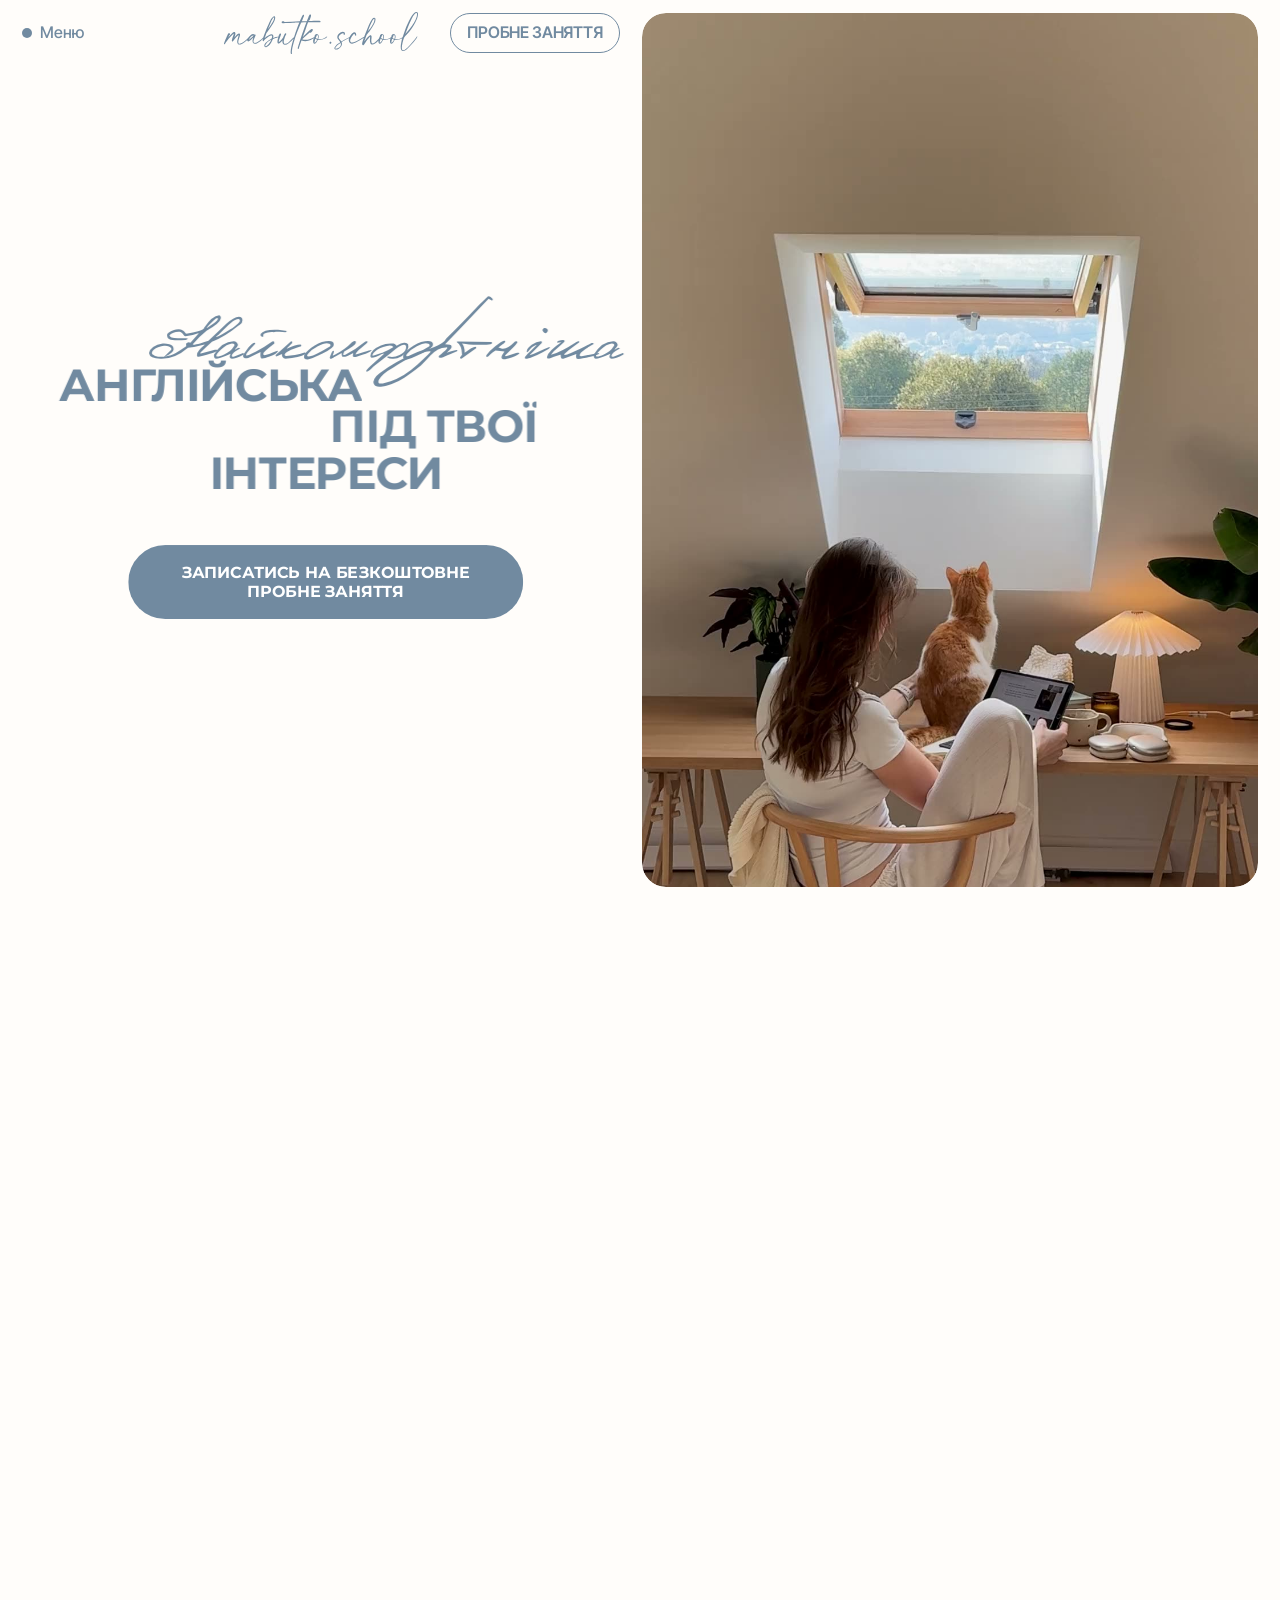
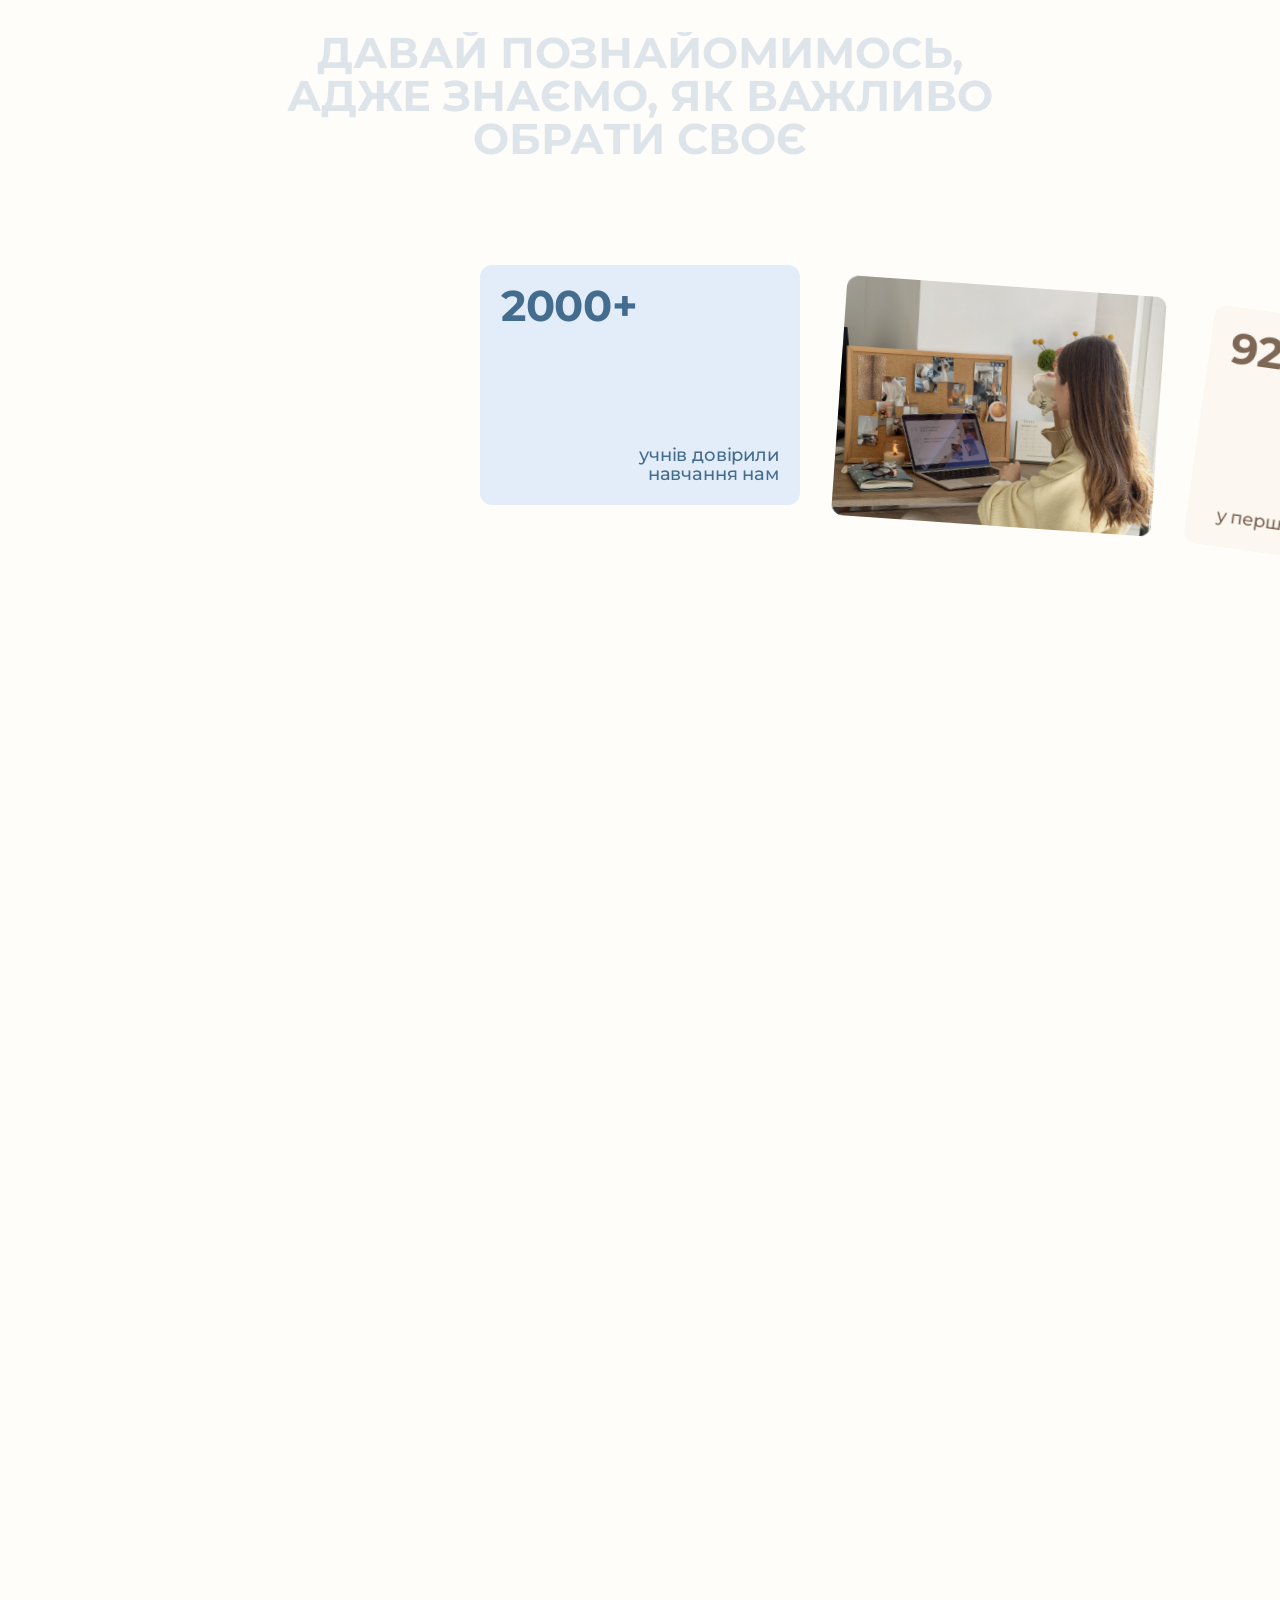
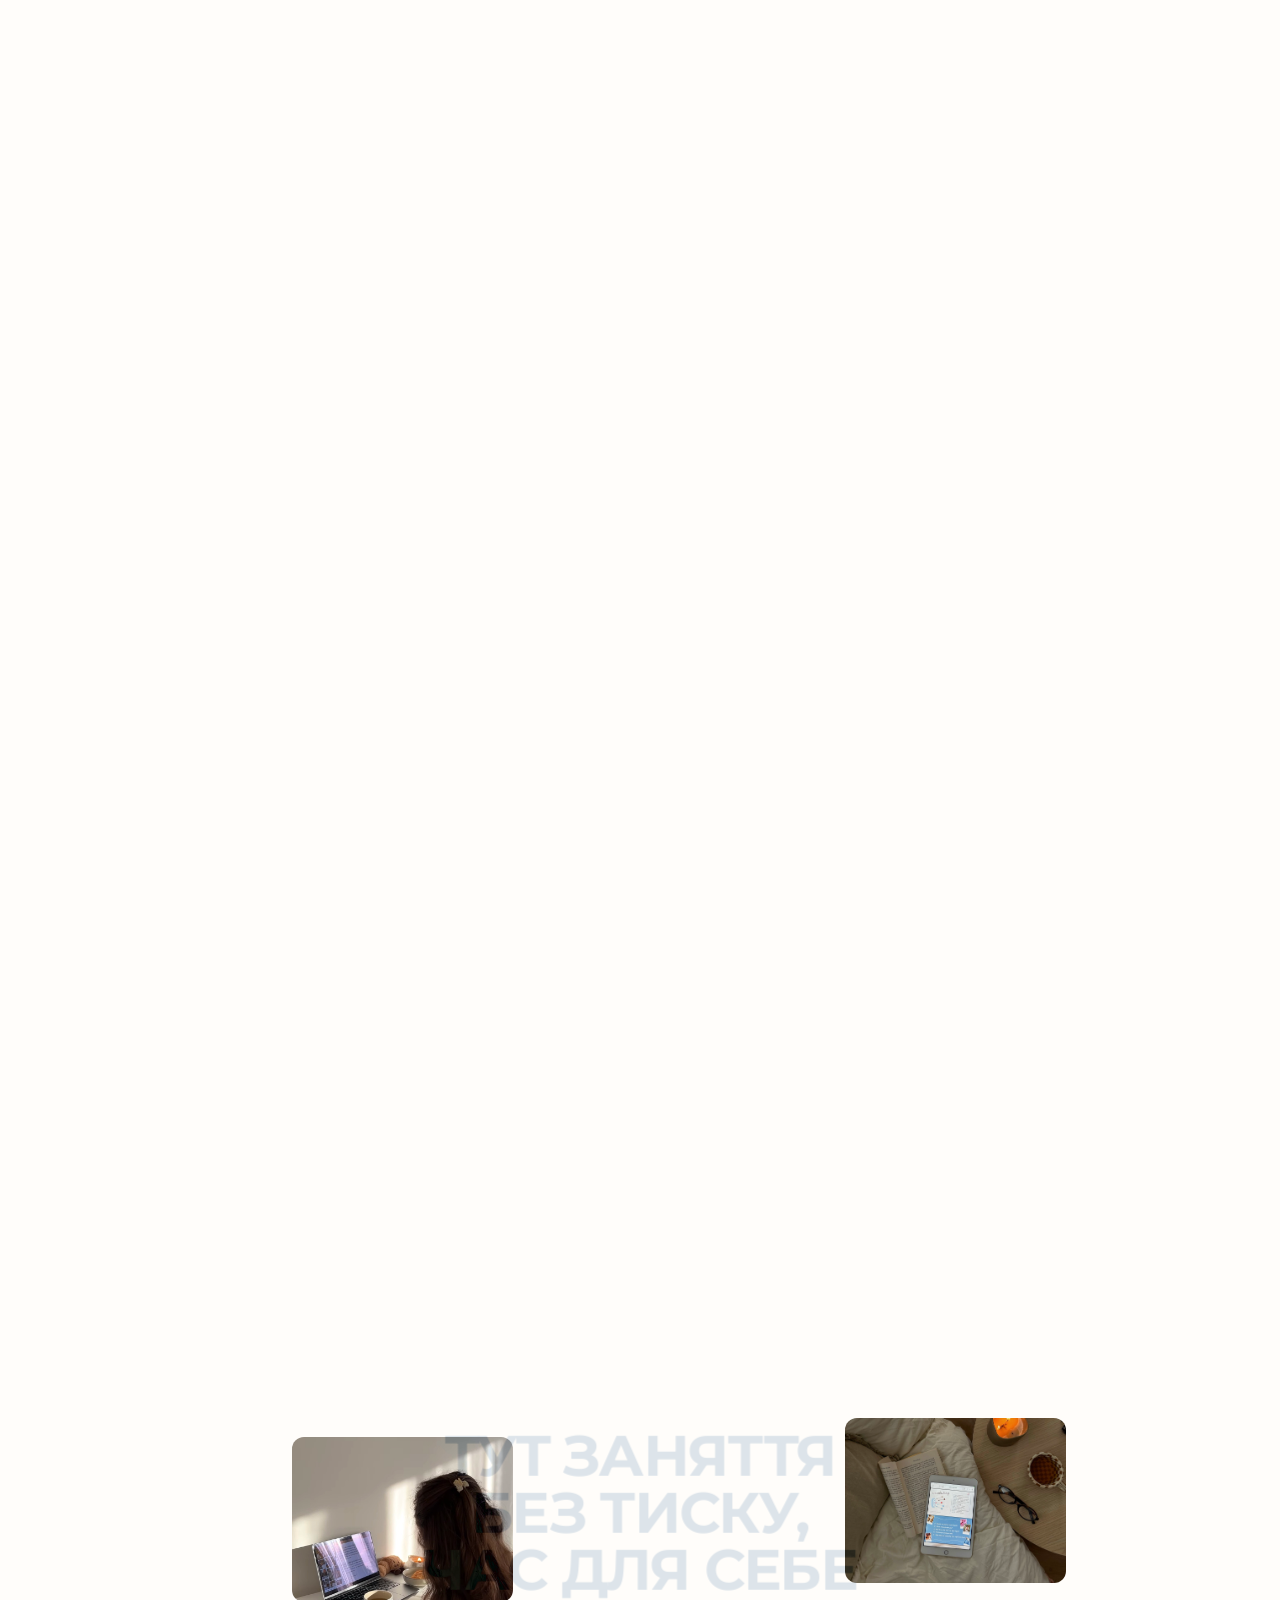
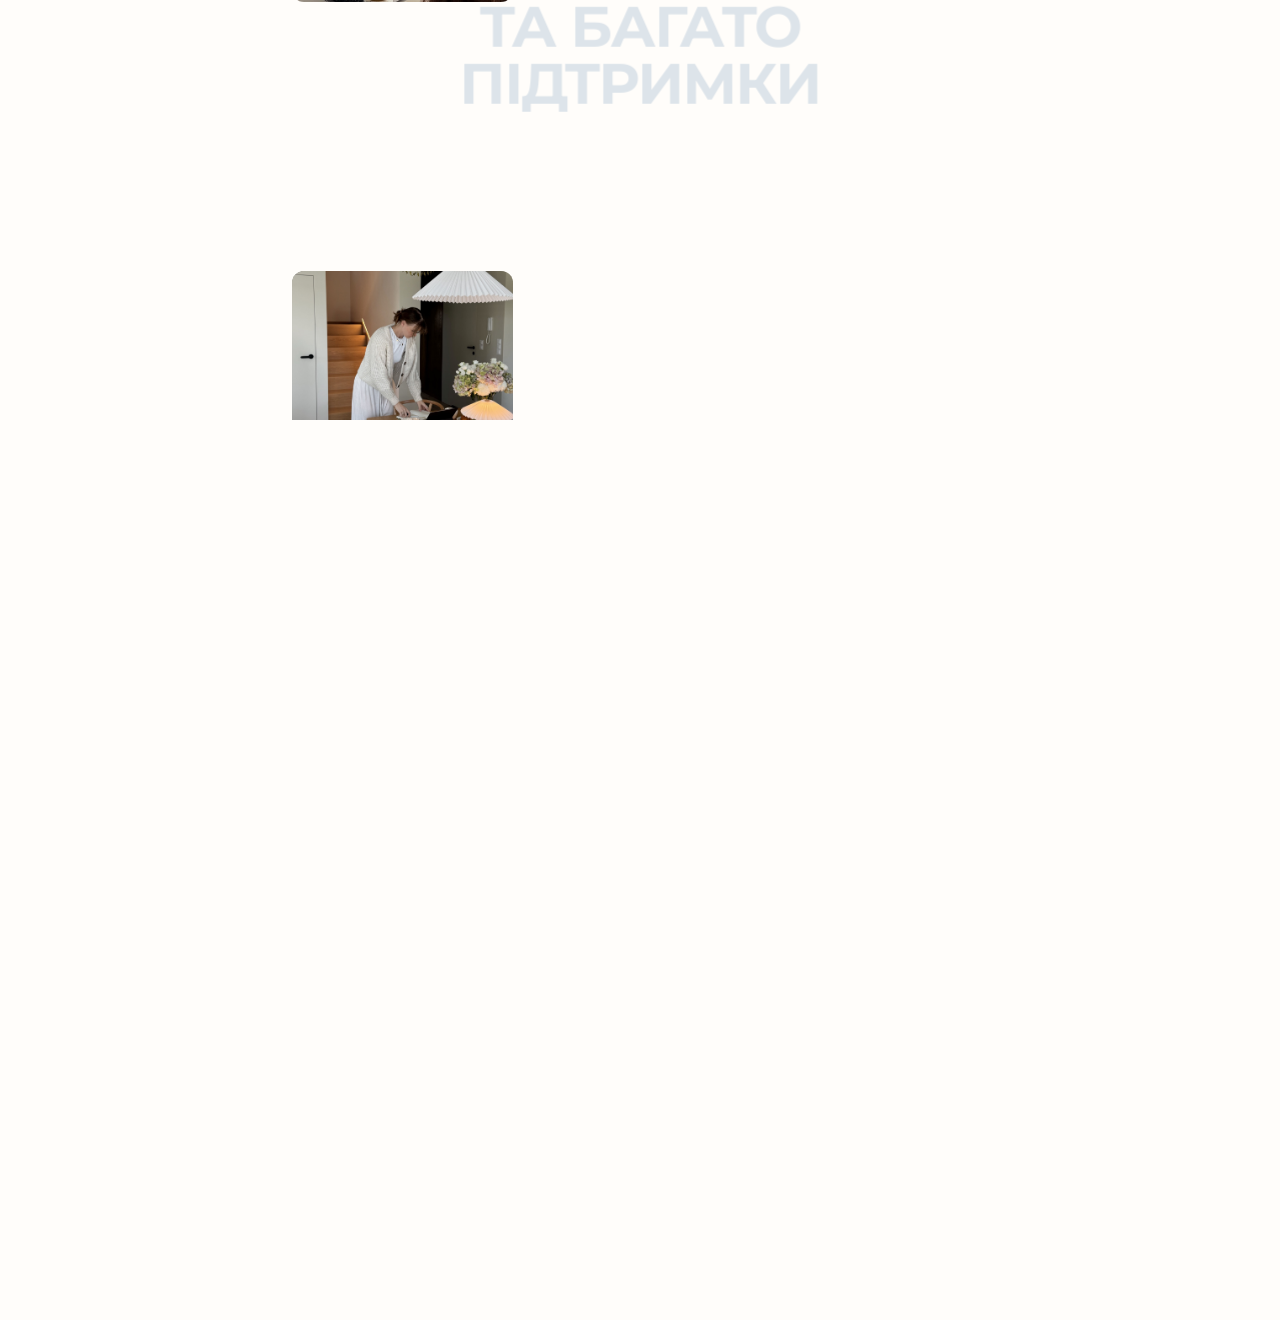
<file: variants/05-video-right-collapse.html>
<!doctype html>
<html lang="uk">
<head>
  <meta charset="utf-8">
  <meta name="viewport" content="width=device-width, initial-scale=1">
  <title>mabutko.school — англійська під твої інтереси</title>
  <link rel="preconnect" href="https://fonts.googleapis.com">
  <link rel="preconnect" href="https://fonts.gstatic.com" crossorigin>
  <link href="https://fonts.googleapis.com/css2?family=Inter+Tight:wght@500;600&family=Montserrat:wght@500;700&display=swap" rel="stylesheet">
  <link rel="preload" href="assets/v5/hero-poster.jpg" as="image">
  <link rel="stylesheet" href="var-5.css">
  <link rel="stylesheet" href="var-8.css">
</head>
<body>


  <main>
    <!-- Вариант 8: на десктопе текст слева на светлом фоне, видео справа (var-8.css);
         на мобайле — как вариант 5, текст поверх видео -->
    <!-- на десктопе первый экран «прилипает», пока видео сжимается вправо и шапка растягивается (var-8.js) -->
    <div class="hero-pin">
    <section class="hero">
      <header class="header">
        <button class="header__menu" type="button">
          <picture>
            <source media="(max-width: 767px)" srcset="assets/v5/m-dot.svg" width="8" height="8">
            <img src="assets/v6/dot.svg" alt="" width="10" height="10">
          </picture>
          <span>Меню</span>
        </button>
        <a class="header__logo" href="/" aria-label="mabutko.school">
          <picture>
            <source media="(max-width: 767px)" srcset="assets/v5/m-logo.svg" width="171" height="37">
            <img src="assets/v6/logo.svg" alt="mabutko.school" width="194" height="42">
          </picture>
        </a>
        <a class="header__trial" href="#trial">Пробне заняття</a>
      </header>

      <div class="hero__media" aria-hidden="true">
        <video class="hero__bg" autoplay muted loop playsinline preload="auto" poster="assets/v5/hero-poster.jpg">
          <source src="assets/v5/hero-m.mp4" type="video/mp4" media="(max-width: 767px)">
          <source src="assets/v5/hero.mp4" type="video/mp4">
        </video>
        <img class="hero__shade hero__shade--top" src="assets/v5/ellipse11.svg" alt="" width="1353" height="1190">
        <img class="hero__shade hero__shade--center" src="assets/v5/ellipse10.svg" alt="" width="1950" height="1339">
        <img class="hero__shade hero__shade--m-top" src="assets/v5/m-ellipse10.svg" alt="" width="1507" height="1215">
        <img class="hero__shade hero__shade--m-bottom" src="assets/v5/m-ellipse11.svg" alt="" width="1507" height="1150">
      </div>

      <h1 class="hero__title">
        <span class="sr-only">Найкомфортніша </span>
        <svg class="hero__script" viewBox="0 0 679.22 122.81" aria-hidden="true">
          <defs>
            <!-- Мягкий край «пера»: всё левее края видно, правее — ещё нет -->
            <linearGradient id="write-edge" gradientUnits="userSpaceOnUse" x1="0" y1="0" x2="140" y2="0">
              <stop offset="0" stop-color="#fff"/>
              <stop offset="1" stop-color="#fff" stop-opacity="0"/>
            </linearGradient>
            <mask id="write-mask" maskUnits="userSpaceOnUse" x="-100" y="-150" width="879" height="423">
              <rect class="write__wipe" x="-1200" y="-150" width="1340" height="423" fill="url(#write-edge)"/>
            </mask>
          </defs>
          <g class="write__fill" mask="url(#write-mask)">
            <path d="M100.39 17.53Q103.74 19.08 102.54 22.58Q102.04 28.47 82.35 39.82Q70.36 49.31 62.61 59.26Q62.61 60.66 74.16 57.58Q85.7 54.51 85.8 53.51L110.69 29.77Q121.23 20.28 128.68 19.68Q133.92 20.13 133.82 24.73Q134.27 31.32 117.48 37.47Q130.37 27.67 130.22 25.35Q130.08 23.03 128.25 22.98Q126.43 22.93 122.45 24.78Q118.48 26.62 108.94 36.22L99.14 45.86Q94.05 49.46 97.54 48.49Q101.04 47.51 117.63 36.97L124.23 34.07L128.73 31.82Q109.09 47.96 90.05 55.66Q74.61 69.95 73.58 71.35Q72.56 72.75 75.46 72L94.35 67.15Q98.69 66.3 97.79 67.85Q97.79 69.7 90.95 71.65Q84.1 73.6 71.21 77.2Q67.91 77.3 68.71 73.85Q68.96 68.95 78.9 60.66Q80.75 58.81 78.06 59.96Q65.01 63.55 55.77 64.25Q37.43 80.09 18.04 80.09H16.29Q0.85 79.34 0 72.5V71.45Q2.45 61.2 19.49 58.16Q23.09 57.71 29.11 59.11Q35.13 60.51 35.13 66.45Q35.28 71.55 22.39 77Q25.99 76.6 31.26 75.07Q36.53 73.55 53.17 62.1V61.4Q51.97 56.96 56.62 56.36L59.22 57.06L71.21 43.41H70.36Q61.36 47.01 52.32 47.71Q50.22 47.71 47.87 43.76Q45.47 41.12 43.77 41.27Q34.43 40.77 29.18 46.31Q29.18 50.61 41.18 50.61H53.17Q58.42 51.06 52.42 53.01Q39.98 53.66 33.66 53.11Q27.33 52.56 26.18 48.86Q25.04 45.16 26.31 43.91Q27.58 42.67 29.91 41.27Q32.23 39.87 33.78 39.37Q35.33 38.87 38.65 38.12Q41.98 37.37 45.12 38.02L46.32 38.37Q49.62 39.87 50.6 41.34Q51.57 42.82 53.02 44.11Q78.9 40.12 78.9 35.52Q90.35 18.18 100.39 17.53ZM92.45 24.93Q73.21 43.41 90.75 30.62Q98.84 24.83 98.57 22.45Q98.29 20.08 92.45 24.93ZM21.44 61.4Q17.64 62.1 12.84 63.55Q5.6 66.6 4.1 70.55Q3.6 72.15 4.6 73.65Q8.5 76.7 12.84 77.2H21.44L31.78 67.15V65Q28.93 60.9 21.44 61.4Z"/>
            <path d="M120.93 54.81Q125.68 54.36 127.43 60.16Q126.13 63.85 122.88 66.55H123.73Q129.43 62.2 130.37 65.3Q119.23 71.55 118.58 74.87Q117.93 78.19 122.13 76.85L134.77 71.75Q136.62 72.3 135.62 73.85Q124.23 80.09 118.63 80.09Q113.43 79.49 116.93 72.8Q100.69 80.09 95.69 80.09Q92.25 78.84 93.15 73.85Q104.64 55.11 120.93 54.81ZM121.13 62.9Q124.73 58.46 118.73 58.21Q111.14 59.26 103.14 66.83Q95.15 74.4 96.49 76.25Q97.84 78.09 107.56 73.87Q117.28 69.65 121.13 62.9Z"/>
            <path d="M184.24 38.47H184.99L197.59 40.22L195.69 41.97L186.74 41.32H181.8L178.3 41.82L177.5 41.67L175.25 41.72Q163.16 42.82 163.66 46.31V48.26L162.01 48.46Q159.11 47.96 159.81 44.46Q164.51 37.57 184.24 38.47ZM176.5 55.11Q180.1 53.96 179.55 57.91Q163.46 70.25 164.01 71.75Q162.56 74.45 165.4 75.05Q170.7 74.35 178.07 70.72Q185.44 67.1 184.79 69Q183.04 72.7 172.63 76.87Q162.21 81.04 160.56 79.04Q158.91 77.05 159.81 70.4L142.07 78.69Q138.77 79.59 136.5 78.87Q134.22 78.14 134.82 74.55Q145.17 58.76 149.46 57.28Q153.76 55.81 151.51 59.26Q138.22 72.85 139.04 74.8Q139.87 76.75 152.66 69.92Q165.45 63.1 176.5 55.11Z"/>
            <path d="M205.13 57.36 197.24 65.35H198.24Q209.93 59.66 217.02 59.66Q218.87 60.11 217.97 61.9Q194.29 69.2 194.29 74.4Q194.64 75.85 196.54 75.9Q208.38 75.55 222.92 71Q225.57 70.8 223.92 73.3Q215.83 78.59 195.29 80.09Q190.34 79.39 190.34 73.3L182.44 76.7Q181.3 76.05 181.45 74.4L203.18 55.11Q205.98 54.56 205.13 57.36Z"/>
            <path d="M264.85 58.96Q266.35 64 248.61 72.5Q230.87 80.99 227.32 80.94Q223.77 80.89 222.75 79.67Q221.72 78.44 222.27 75.2Q222.82 71.95 232.47 64.28Q242.11 56.61 253.2 54.86Q264.3 53.11 264.85 58.96ZM258.5 62.8 259.55 61.85Q261.6 58.66 256.3 57.96Q251.01 57.26 241.79 62.18Q232.57 67.1 228.22 72.37Q223.87 77.65 230.69 76.5Q237.51 75.35 258.5 62.8Z"/>
            <path d="M296.03 73.85Q296.93 74.25 307.95 70.4Q318.97 66.55 318.97 67.6Q319.07 70.15 297.48 76.95Q294.38 77.8 292.96 77.2Q291.53 76.6 292.33 73.85Q293.03 71.75 292.08 71.9Q281.19 78.39 277.49 76.95Q276.04 76.95 276.04 71.75L261.2 80.09Q258.95 80.34 259 78Q262.15 68.9 263.45 68.65Q265.4 67.85 265.02 69.82Q264.65 71.8 263.62 74Q262.6 76.2 264.95 74.9Q281.29 66.25 290.83 56.16Q297.78 51.76 296.03 58.21Q295.13 61.05 279.74 69.7Q278.24 72.8 278.41 74.05Q278.59 75.3 281.94 73.85Q295.53 66.8 310.07 55.11Q313.12 54.16 313.37 55.58Q313.62 57.01 304.82 63.83Q296.03 70.65 296.03 73.85Z"/>
            <path d="M371.29 59.26Q372.49 62.35 370.44 67.53Q368.39 72.7 362.02 76.2Q355.64 79.69 350.15 80.02Q344.65 80.34 341.5 78.29Q341.05 76.35 343.55 76.75Q350.9 78.54 359.07 74.6Q367.24 70.65 368.24 65.2Q369.24 59.76 365.39 60.01Q360.59 59.76 346.1 71.9L321.66 91.19Q315.07 98.43 312.07 98.43Q311.07 98.13 311.32 97.23Q311.32 95.48 320.96 86.99L335.76 73.75L336.51 73.15V72.5L334.21 73L334.36 71.4Q344.15 67.25 349.8 63.5L348.8 61.8Q345.65 59.41 335.46 63Q325.26 66.6 321.66 71.75Q318.07 76.9 323.16 74.95L334.06 71.45L334.46 72.8Q324.41 78.54 318.72 78.54Q317.27 77.85 317.27 76.15Q317.02 67.5 332.26 61.05Q339.7 57.16 350.55 58.06Q352.9 58.81 354.8 61.15Q361.39 57.41 365.56 57.01Q369.74 56.61 371.29 59.26Z"/>
            <path d="M406.97 58.96Q408.46 64 390.72 72.5Q372.98 80.99 369.44 80.94Q365.89 80.89 364.86 79.67Q363.84 78.44 364.39 75.2Q364.94 71.95 374.58 64.28Q384.23 56.61 395.32 54.86Q406.42 53.11 406.97 58.96ZM400.62 62.8 401.67 61.85Q403.72 58.66 398.42 57.96Q393.12 57.26 383.9 62.18Q374.68 67.1 370.34 72.37Q365.99 77.65 372.81 76.5Q379.63 75.35 400.62 62.8Z"/>
            <path d="M492.37 -5.96Q493.47 -3.31 491.22 -3.71L486.72 -5.96L444.79 37.82L424.41 59.16Q433.45 59.16 433.6 61.85Q434.15 63.55 432.45 65.5Q430.75 67.45 428.95 69.05Q427.15 70.65 426.65 71.5Q445.54 64.8 441.4 69.25Q423.96 76.85 421.48 77.65Q419.01 78.44 416.83 78.54Q414.66 78.64 415.31 76Q432.4 62.65 425.5 63.65Q413.96 63.65 403.32 75.25Q392.67 86.84 389.23 89.86Q385.78 92.89 365.94 107.28Q357.14 113.12 347.97 116.05Q338.8 118.97 334.63 119.65Q330.46 120.32 327.04 119.85Q323.61 119.37 322.16 116.27Q320.72 113.17 323.04 108.73Q325.36 104.28 330.36 100.68Q354 83.24 384.73 70.4L389.73 68.6Q419.81 61.65 425.25 51.86L426.35 50.51Q446.49 30.92 472.58 3.19L485.57 -9.3Q488.52 -11.15 492.37 -5.96ZM335.01 115.37 346.3 112.03Q365.34 106.13 384.85 88.24Q404.37 70.35 403.67 69.67Q402.97 69 401.72 69.25Q381.78 71.6 349.6 92.84Q334.36 101.08 329.21 110.53Q328.41 113.42 329.09 114.72Q329.76 116.02 335.01 115.37Z"/>
            <path d="M442.84 55.11 490.92 56.06Q492.87 57.41 490.57 58.86Q488.27 60.31 473.63 59.91L465.28 59.71Q462.08 59.91 448.64 58.01Q452.49 62.15 452.49 71.45Q463.43 62.8 467.83 62.8Q469.63 62.95 468.83 64.7L447.69 80.09Q445.69 80.04 445.74 78.19L448.64 74.35Q448.64 60.9 440.95 56.06Q440.8 54.81 442.84 55.11Z"/>
            <path d="M524.6 55.31Q527.5 54.21 528.1 55.83Q528.7 57.46 510.61 74.8Q509.91 76.9 512.85 76.1Q525.35 71.9 528.15 71.32Q530.94 70.75 530.94 72.1Q530.24 74.45 519.8 77.97Q509.36 81.49 506.76 80.22Q504.16 78.94 506.06 74.8L509.46 69.4L496.56 67.95Q491.87 70.4 489.02 73.8Q486.17 77.2 484.65 77.45Q483.12 77.7 483.47 74.8Q487.97 68.8 496.64 61.78Q505.31 54.76 508.88 54.16Q512.45 53.56 508.96 57.81Q507.01 59.36 504.41 61.05L500.86 63.9L506.06 65.45Q513.95 66.45 524.6 55.31Z"/>
            <path d="M564.15 37.87Q565.02 36.27 566.85 36.02Q568.67 35.77 570.25 36.79Q571.82 37.82 571.67 39.49Q571.52 41.17 569.85 42.69Q568.17 44.21 565.72 41.84Q563.27 39.47 564.15 37.87ZM561.58 54.81Q564.02 54.51 562.93 57.31L545.34 74.95Q549.88 74.05 557.23 70.42Q564.57 66.8 573.82 63.25Q575.82 63.7 573.47 65.28Q571.12 66.85 564.27 70.47Q557.43 74.1 550.33 77.1Q543.24 80.09 540.09 80.09Q535.14 79.29 546.56 69.08Q557.98 58.86 554.83 60.08Q551.68 61.3 549.28 63.25Q546.88 65.2 544.01 68.7Q541.14 72.2 541.51 68.68Q541.89 65.15 548.58 59.98Q555.28 54.81 561.58 54.81Z"/>
            <path d="M616.37 56.61Q612.33 59.36 600.98 68.1L595.39 73Q593.89 76.4 604.88 71.6Q615.82 67.4 634.36 57.36Q637.56 56.61 637.36 58.91Q620.07 68.45 617.87 73Q616.02 76.9 620.22 76.4L642.61 71.95Q645.81 71.15 644.86 73.3L641.36 74.4Q635.16 76.85 621.77 79.39Q618.77 80.19 614.8 80.17Q610.83 80.14 612.63 73.3L593.94 79.94L592.34 80.09Q590.09 79.64 590.09 74.05H589.34Q583.09 75.9 579.37 77.52Q575.65 79.14 573.72 79.54Q571.8 79.94 571.02 79.39Q570.25 78.84 570.6 77.05Q572.75 68.45 590.99 56.36L587.29 56.76Q583.39 57.66 586.19 54.36L590.19 53.46Q598.18 52.31 594.69 56.41Q584.04 66.05 580.49 68.95L576.1 74.35Q590.29 70.45 612.63 55.86Q615.02 54.41 616.25 54.93Q617.47 55.46 616.37 56.61Z"/>
            <path d="M665.38 54.81Q670.12 54.36 671.87 60.16Q670.57 63.85 667.32 66.55H668.17Q673.87 62.2 674.82 65.3Q663.68 71.55 663.03 74.87Q662.38 78.19 666.57 76.85L679.22 71.75Q681.07 72.3 680.07 73.85Q668.67 80.09 663.08 80.09Q657.88 79.49 661.38 72.8Q645.14 80.09 640.14 80.09Q636.69 78.84 637.59 73.85Q649.08 55.11 665.38 54.81ZM665.58 62.9Q669.17 58.46 663.18 58.21Q655.58 59.26 647.59 66.83Q639.59 74.4 640.94 76.25Q642.29 78.09 652.01 73.87Q661.73 69.65 665.58 62.9Z"/>
          </g>
          <g class="write__stroke">
            <path pathLength="1" style="--d:0.15s" d="M100.39 17.53Q103.74 19.08 102.54 22.58Q102.04 28.47 82.35 39.82Q70.36 49.31 62.61 59.26Q62.61 60.66 74.16 57.58Q85.7 54.51 85.8 53.51L110.69 29.77Q121.23 20.28 128.68 19.68Q133.92 20.13 133.82 24.73Q134.27 31.32 117.48 37.47Q130.37 27.67 130.22 25.35Q130.08 23.03 128.25 22.98Q126.43 22.93 122.45 24.78Q118.48 26.62 108.94 36.22L99.14 45.86Q94.05 49.46 97.54 48.49Q101.04 47.51 117.63 36.97L124.23 34.07L128.73 31.82Q109.09 47.96 90.05 55.66Q74.61 69.95 73.58 71.35Q72.56 72.75 75.46 72L94.35 67.15Q98.69 66.3 97.79 67.85Q97.79 69.7 90.95 71.65Q84.1 73.6 71.21 77.2Q67.91 77.3 68.71 73.85Q68.96 68.95 78.9 60.66Q80.75 58.81 78.06 59.96Q65.01 63.55 55.77 64.25Q37.43 80.09 18.04 80.09H16.29Q0.85 79.34 0 72.5V71.45Q2.45 61.2 19.49 58.16Q23.09 57.71 29.11 59.11Q35.13 60.51 35.13 66.45Q35.28 71.55 22.39 77Q25.99 76.6 31.26 75.07Q36.53 73.55 53.17 62.1V61.4Q51.97 56.96 56.62 56.36L59.22 57.06L71.21 43.41H70.36Q61.36 47.01 52.32 47.71Q50.22 47.71 47.87 43.76Q45.47 41.12 43.77 41.27Q34.43 40.77 29.18 46.31Q29.18 50.61 41.18 50.61H53.17Q58.42 51.06 52.42 53.01Q39.98 53.66 33.66 53.11Q27.33 52.56 26.18 48.86Q25.04 45.16 26.31 43.91Q27.58 42.67 29.91 41.27Q32.23 39.87 33.78 39.37Q35.33 38.87 38.65 38.12Q41.98 37.37 45.12 38.02L46.32 38.37Q49.62 39.87 50.6 41.34Q51.57 42.82 53.02 44.11Q78.9 40.12 78.9 35.52Q90.35 18.18 100.39 17.53ZM92.45 24.93Q73.21 43.41 90.75 30.62Q98.84 24.83 98.57 22.45Q98.29 20.08 92.45 24.93ZM21.44 61.4Q17.64 62.1 12.84 63.55Q5.6 66.6 4.1 70.55Q3.6 72.15 4.6 73.65Q8.5 76.7 12.84 77.2H21.44L31.78 67.15V65Q28.93 60.9 21.44 61.4Z"/>
            <path pathLength="1" style="--d:0.41s" d="M120.93 54.81Q125.68 54.36 127.43 60.16Q126.13 63.85 122.88 66.55H123.73Q129.43 62.2 130.37 65.3Q119.23 71.55 118.58 74.87Q117.93 78.19 122.13 76.85L134.77 71.75Q136.62 72.3 135.62 73.85Q124.23 80.09 118.63 80.09Q113.43 79.49 116.93 72.8Q100.69 80.09 95.69 80.09Q92.25 78.84 93.15 73.85Q104.64 55.11 120.93 54.81ZM121.13 62.9Q124.73 58.46 118.73 58.21Q111.14 59.26 103.14 66.83Q95.15 74.4 96.49 76.25Q97.84 78.09 107.56 73.87Q117.28 69.65 121.13 62.9Z"/>
            <path pathLength="1" style="--d:0.53s" d="M184.24 38.47H184.99L197.59 40.22L195.69 41.97L186.74 41.32H181.8L178.3 41.82L177.5 41.67L175.25 41.72Q163.16 42.82 163.66 46.31V48.26L162.01 48.46Q159.11 47.96 159.81 44.46Q164.51 37.57 184.24 38.47ZM176.5 55.11Q180.1 53.96 179.55 57.91Q163.46 70.25 164.01 71.75Q162.56 74.45 165.4 75.05Q170.7 74.35 178.07 70.72Q185.44 67.1 184.79 69Q183.04 72.7 172.63 76.87Q162.21 81.04 160.56 79.04Q158.91 77.05 159.81 70.4L142.07 78.69Q138.77 79.59 136.5 78.87Q134.22 78.14 134.82 74.55Q145.17 58.76 149.46 57.28Q153.76 55.81 151.51 59.26Q138.22 72.85 139.04 74.8Q139.87 76.75 152.66 69.92Q165.45 63.1 176.5 55.11Z"/>
            <path pathLength="1" style="--d:0.66s" d="M205.13 57.36 197.24 65.35H198.24Q209.93 59.66 217.02 59.66Q218.87 60.11 217.97 61.9Q194.29 69.2 194.29 74.4Q194.64 75.85 196.54 75.9Q208.38 75.55 222.92 71Q225.57 70.8 223.92 73.3Q215.83 78.59 195.29 80.09Q190.34 79.39 190.34 73.3L182.44 76.7Q181.3 76.05 181.45 74.4L203.18 55.11Q205.98 54.56 205.13 57.36Z"/>
            <path pathLength="1" style="--d:0.77s" d="M264.85 58.96Q266.35 64 248.61 72.5Q230.87 80.99 227.32 80.94Q223.77 80.89 222.75 79.67Q221.72 78.44 222.27 75.2Q222.82 71.95 232.47 64.28Q242.11 56.61 253.2 54.86Q264.3 53.11 264.85 58.96ZM258.5 62.8 259.55 61.85Q261.6 58.66 256.3 57.96Q251.01 57.26 241.79 62.18Q232.57 67.1 228.22 72.37Q223.87 77.65 230.69 76.5Q237.51 75.35 258.5 62.8Z"/>
            <path pathLength="1" style="--d:0.87s" d="M296.03 73.85Q296.93 74.25 307.95 70.4Q318.97 66.55 318.97 67.6Q319.07 70.15 297.48 76.95Q294.38 77.8 292.96 77.2Q291.53 76.6 292.33 73.85Q293.03 71.75 292.08 71.9Q281.19 78.39 277.49 76.95Q276.04 76.95 276.04 71.75L261.2 80.09Q258.95 80.34 259 78Q262.15 68.9 263.45 68.65Q265.4 67.85 265.02 69.82Q264.65 71.8 263.62 74Q262.6 76.2 264.95 74.9Q281.29 66.25 290.83 56.16Q297.78 51.76 296.03 58.21Q295.13 61.05 279.74 69.7Q278.24 72.8 278.41 74.05Q278.59 75.3 281.94 73.85Q295.53 66.8 310.07 55.11Q313.12 54.16 313.37 55.58Q313.62 57.01 304.82 63.83Q296.03 70.65 296.03 73.85Z"/>
            <path pathLength="1" style="--d:1.02s" d="M371.29 59.26Q372.49 62.35 370.44 67.53Q368.39 72.7 362.02 76.2Q355.64 79.69 350.15 80.02Q344.65 80.34 341.5 78.29Q341.05 76.35 343.55 76.75Q350.9 78.54 359.07 74.6Q367.24 70.65 368.24 65.2Q369.24 59.76 365.39 60.01Q360.59 59.76 346.1 71.9L321.66 91.19Q315.07 98.43 312.07 98.43Q311.07 98.13 311.32 97.23Q311.32 95.48 320.96 86.99L335.76 73.75L336.51 73.15V72.5L334.21 73L334.36 71.4Q344.15 67.25 349.8 63.5L348.8 61.8Q345.65 59.41 335.46 63Q325.26 66.6 321.66 71.75Q318.07 76.9 323.16 74.95L334.06 71.45L334.46 72.8Q324.41 78.54 318.72 78.54Q317.27 77.85 317.27 76.15Q317.02 67.5 332.26 61.05Q339.7 57.16 350.55 58.06Q352.9 58.81 354.8 61.15Q361.39 57.41 365.56 57.01Q369.74 56.61 371.29 59.26Z"/>
            <path pathLength="1" style="--d:1.17s" d="M406.97 58.96Q408.46 64 390.72 72.5Q372.98 80.99 369.44 80.94Q365.89 80.89 364.86 79.67Q363.84 78.44 364.39 75.2Q364.94 71.95 374.58 64.28Q384.23 56.61 395.32 54.86Q406.42 53.11 406.97 58.96ZM400.62 62.8 401.67 61.85Q403.72 58.66 398.42 57.96Q393.12 57.26 383.9 62.18Q374.68 67.1 370.34 72.37Q365.99 77.65 372.81 76.5Q379.63 75.35 400.62 62.8Z"/>
            <path pathLength="1" style="--d:1.05s" d="M492.37 -5.96Q493.47 -3.31 491.22 -3.71L486.72 -5.96L444.79 37.82L424.41 59.16Q433.45 59.16 433.6 61.85Q434.15 63.55 432.45 65.5Q430.75 67.45 428.95 69.05Q427.15 70.65 426.65 71.5Q445.54 64.8 441.4 69.25Q423.96 76.85 421.48 77.65Q419.01 78.44 416.83 78.54Q414.66 78.64 415.31 76Q432.4 62.65 425.5 63.65Q413.96 63.65 403.32 75.25Q392.67 86.84 389.23 89.86Q385.78 92.89 365.94 107.28Q357.14 113.12 347.97 116.05Q338.8 118.97 334.63 119.65Q330.46 120.32 327.04 119.85Q323.61 119.37 322.16 116.27Q320.72 113.17 323.04 108.73Q325.36 104.28 330.36 100.68Q354 83.24 384.73 70.4L389.73 68.6Q419.81 61.65 425.25 51.86L426.35 50.51Q446.49 30.92 472.58 3.19L485.57 -9.3Q488.52 -11.15 492.37 -5.96ZM335.01 115.37 346.3 112.03Q365.34 106.13 384.85 88.24Q404.37 70.35 403.67 69.67Q402.97 69 401.72 69.25Q381.78 71.6 349.6 92.84Q334.36 101.08 329.21 110.53Q328.41 113.42 329.09 114.72Q329.76 116.02 335.01 115.37Z"/>
            <path pathLength="1" style="--d:1.38s" d="M442.84 55.11 490.92 56.06Q492.87 57.41 490.57 58.86Q488.27 60.31 473.63 59.91L465.28 59.71Q462.08 59.91 448.64 58.01Q452.49 62.15 452.49 71.45Q463.43 62.8 467.83 62.8Q469.63 62.95 468.83 64.7L447.69 80.09Q445.69 80.04 445.74 78.19L448.64 74.35Q448.64 60.9 440.95 56.06Q440.8 54.81 442.84 55.11Z"/>
            <path pathLength="1" style="--d:1.50s" d="M524.6 55.31Q527.5 54.21 528.1 55.83Q528.7 57.46 510.61 74.8Q509.91 76.9 512.85 76.1Q525.35 71.9 528.15 71.32Q530.94 70.75 530.94 72.1Q530.24 74.45 519.8 77.97Q509.36 81.49 506.76 80.22Q504.16 78.94 506.06 74.8L509.46 69.4L496.56 67.95Q491.87 70.4 489.02 73.8Q486.17 77.2 484.65 77.45Q483.12 77.7 483.47 74.8Q487.97 68.8 496.64 61.78Q505.31 54.76 508.88 54.16Q512.45 53.56 508.96 57.81Q507.01 59.36 504.41 61.05L500.86 63.9L506.06 65.45Q513.95 66.45 524.6 55.31Z"/>
            <path pathLength="1" style="--d:1.66s" d="M564.15 37.87Q565.02 36.27 566.85 36.02Q568.67 35.77 570.25 36.79Q571.82 37.82 571.67 39.49Q571.52 41.17 569.85 42.69Q568.17 44.21 565.72 41.84Q563.27 39.47 564.15 37.87ZM561.58 54.81Q564.02 54.51 562.93 57.31L545.34 74.95Q549.88 74.05 557.23 70.42Q564.57 66.8 573.82 63.25Q575.82 63.7 573.47 65.28Q571.12 66.85 564.27 70.47Q557.43 74.1 550.33 77.1Q543.24 80.09 540.09 80.09Q535.14 79.29 546.56 69.08Q557.98 58.86 554.83 60.08Q551.68 61.3 549.28 63.25Q546.88 65.2 544.01 68.7Q541.14 72.2 541.51 68.68Q541.89 65.15 548.58 59.98Q555.28 54.81 561.58 54.81Z"/>
            <path pathLength="1" style="--d:1.75s" d="M616.37 56.61Q612.33 59.36 600.98 68.1L595.39 73Q593.89 76.4 604.88 71.6Q615.82 67.4 634.36 57.36Q637.56 56.61 637.36 58.91Q620.07 68.45 617.87 73Q616.02 76.9 620.22 76.4L642.61 71.95Q645.81 71.15 644.86 73.3L641.36 74.4Q635.16 76.85 621.77 79.39Q618.77 80.19 614.8 80.17Q610.83 80.14 612.63 73.3L593.94 79.94L592.34 80.09Q590.09 79.64 590.09 74.05H589.34Q583.09 75.9 579.37 77.52Q575.65 79.14 573.72 79.54Q571.8 79.94 571.02 79.39Q570.25 78.84 570.6 77.05Q572.75 68.45 590.99 56.36L587.29 56.76Q583.39 57.66 586.19 54.36L590.19 53.46Q598.18 52.31 594.69 56.41Q584.04 66.05 580.49 68.95L576.1 74.35Q590.29 70.45 612.63 55.86Q615.02 54.41 616.25 54.93Q617.47 55.46 616.37 56.61Z"/>
            <path pathLength="1" style="--d:1.93s" d="M665.38 54.81Q670.12 54.36 671.87 60.16Q670.57 63.85 667.32 66.55H668.17Q673.87 62.2 674.82 65.3Q663.68 71.55 663.03 74.87Q662.38 78.19 666.57 76.85L679.22 71.75Q681.07 72.3 680.07 73.85Q668.67 80.09 663.08 80.09Q657.88 79.49 661.38 72.8Q645.14 80.09 640.14 80.09Q636.69 78.84 637.59 73.85Q649.08 55.11 665.38 54.81ZM665.58 62.9Q669.17 58.46 663.18 58.21Q655.58 59.26 647.59 66.83Q639.59 74.4 640.94 76.25Q642.29 78.09 652.01 73.87Q661.73 69.65 665.58 62.9Z"/>
          </g>
        </svg>
        <span class="hero__line hero__line--1">англійська</span>
        <span class="hero__line hero__line--2">під твої</span>
        <span class="hero__line hero__line--3">інтереси</span>
      </h1>

      <a class="cta" id="trial" href="#">
        Записатись на безкоштовне<br>пробне заняття
      </a>
    </section>
    </div>

    <section class="intro">
      <div class="intro__sticky">
        <h2 class="intro__title js-fill">давай познайомимось,<br>адже знаємо,<span class="m-br"><br></span> як важливо<br>обрати своє</h2>

        <div class="cards">
          <div class="card card--stat card--blue" style="--r:-4deg">
            <p class="card__num">2000+</p>
            <p class="card__text">учнів довірили<br>навчання нам</p>
          </div>
          <div class="card card--photo card--m-last" style="--r:3deg">
            <img src="assets/v5/frame80.jpg" alt="" loading="lazy">
            <img src="assets/v5/frame81.jpg" alt="" loading="lazy">
          </div>
          <div class="card card--stat card--cream" style="--r:-2deg">
            <p class="card__num">92%</p>
            <p class="card__text">відчувають прогрес<br>у перші  два місяці навчання</p>
          </div>
          <div class="card card--photo card--d-only" style="--r:4deg">
            <img src="assets/v5/frame80.jpg" alt="" loading="lazy">
            <img src="assets/v5/frame101.jpg" alt="" loading="lazy">
          </div>
          <div class="card card--stat card--sand" style="--r:-3deg">
            <p class="card__num">30</p>
            <p class="card__text">хвилин, щоб зрозуміти<br>— we’re a match</p>
          </div>
          <!-- только в мобильном макете -->
          <div class="card card--stat card--ink card--m-only">
            <p class="card__num">9.8</p>
            <p class="card__text">середня оцінка занять,<br>опираючись на відгуки</p>
          </div>
        </div>
      </div>
    </section>

    <section class="calm">
      <figure class="calm__photo calm__photo--1" data-speed="-0.14" data-speed-m="0.12">
        <img src="assets/v5/frame82.jpg" alt="" loading="lazy">
      </figure>
      <figure class="calm__photo calm__photo--2" data-speed="0.1" data-speed-m="0.03">
        <img src="assets/v5/frame83.jpg" alt="" loading="lazy">
      </figure>
      <figure class="calm__photo calm__photo--3" data-speed="-0.22">
        <img src="assets/v5/frame80.jpg" alt="" loading="lazy">
        <img src="assets/v5/frame81.jpg" alt="" loading="lazy">
        <img src="assets/v5/frame84.jpg" alt="" loading="lazy">
      </figure>

      <h2 class="calm__title js-fill">тут заняття<br>без тиску,<br>час для себе<br>та багато<br>підтримки</h2>
    </section>

    <!-- Пустой блок: чтобы анимацию третьего блока можно было досмотреть до конца -->
    <div class="spacer" aria-hidden="true"></div>
  </main>

  <script src="var-5.js"></script>
  <script src="var-8.js"></script>
</body>
</html>
</file>
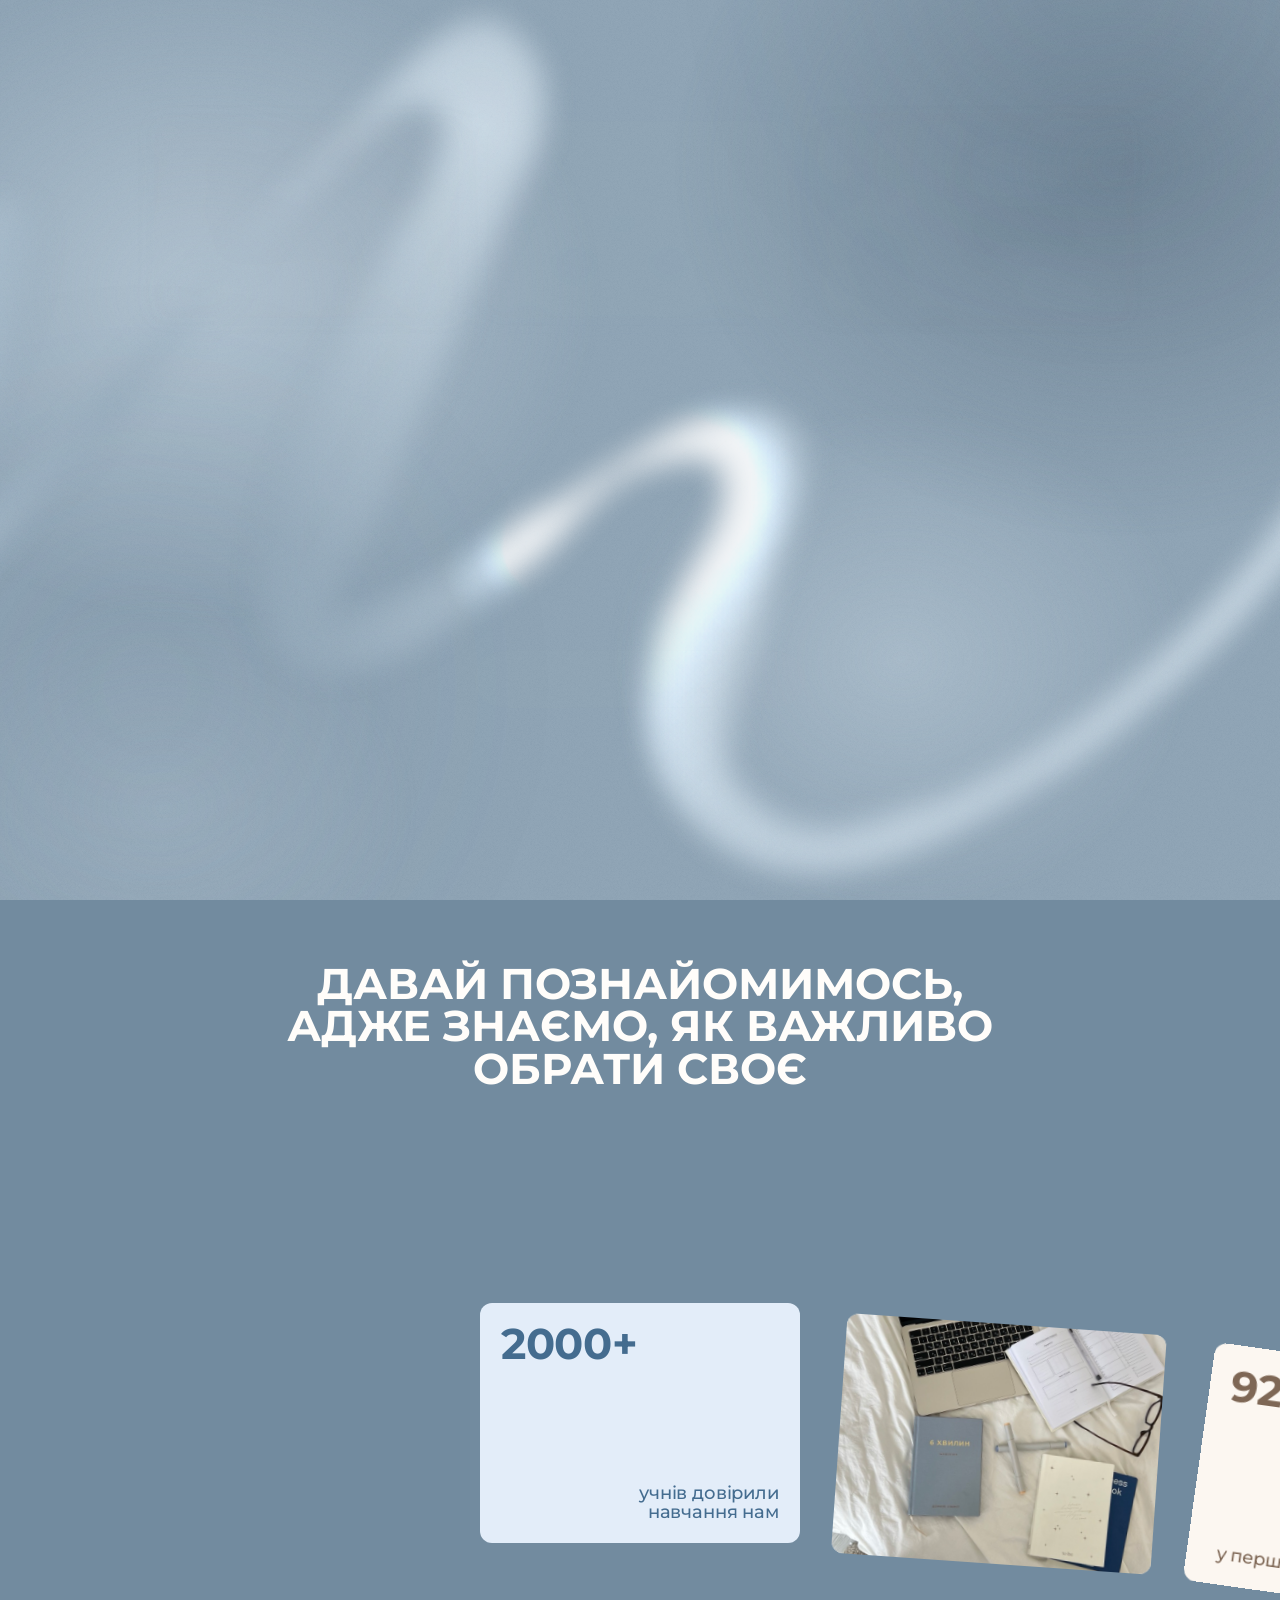
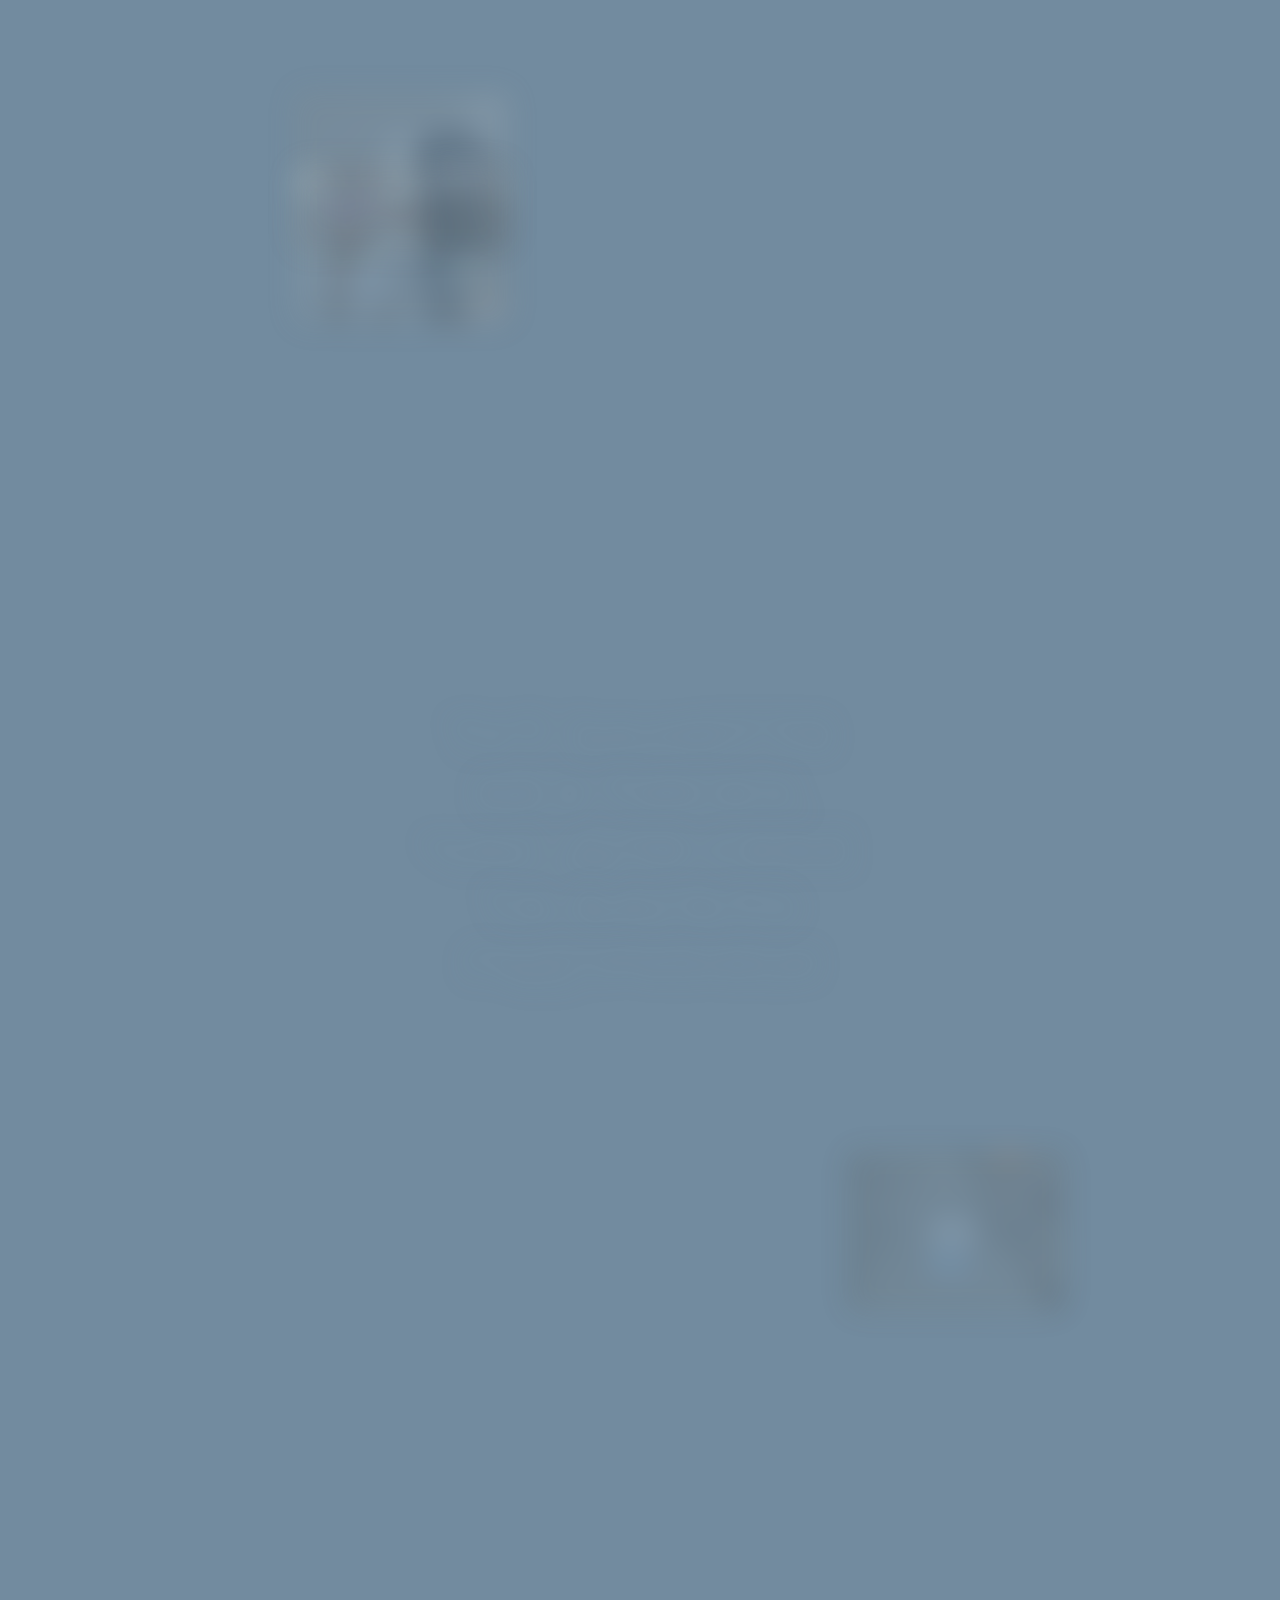
<file: variants/06-gradient-live-stack.html>
<!doctype html>
<html lang="uk">
<head>
  <meta charset="utf-8">
  <meta name="viewport" content="width=device-width, initial-scale=1">
  <title>mabutko.school — англійська під твої інтереси</title>
  <link rel="preconnect" href="https://fonts.googleapis.com">
  <link rel="preconnect" href="https://fonts.gstatic.com" crossorigin>
  <link href="https://fonts.googleapis.com/css2?family=Inter+Tight:wght@500;600&family=Montserrat:wght@500;700&display=swap" rel="stylesheet">
  <link rel="stylesheet" href="styles.css">
  <link rel="stylesheet" href="var-9.css">
</head>
<body>

  <!-- Фиксированный фон: блобы + вектор, который переливается и растёт при скролле -->
  <div class="bg" aria-hidden="true">
    <div class="bg__tint"></div>
    <!-- Вариант 9: «живой» градиент — мягкие цветные пятна плывут и чуть тянутся за курсором (var-9.js) -->
    <div class="bg__glows">
      <div class="bg__glow bg__glow--a"></div>
      <div class="bg__glow bg__glow--b"></div>
      <div class="bg__glow bg__glow--c"></div>
      <div class="bg__glow bg__glow--d"></div>
    </div>
    <div class="bg__blobs">
      <img class="bg__blob bg__blob--1" src="assets/ellipse-blob.svg" alt="" width="440" height="440">
      <img class="bg__blob bg__blob--2" src="assets/ellipse-blob.svg" alt="" width="440" height="440">
    </div>

    <!-- Вектор рисуется на канвасе (script.js): форма из swirl-1/2.svg, перелив и блик по контуру -->
    <div class="swirl">
      <div class="swirl__float">
        <canvas class="swirl__canvas"></canvas>
      </div>
    </div>
    <svg class="swirl__path-src" width="0" height="0" viewBox="0 0 1209.6 671.6">
      <path id="swirl-path" d="M482.84 26.3202C499.519 24.9891 503.027 25.4705 515.545 36.8613C536.283 55.7307 537.158 75.5571 534.242 101.803C531.727 124.424 517.957 140.45 509.389 160.211L430.769 338.332C426.531 347.737 422.604 363.097 417.725 372.491C411.71 384.078 375.56 450.307 375.529 458.561C384.918 465.493 448.467 433.973 460.416 428.56C465.671 426.18 480.223 415.349 486.062 411.783C489.871 408.654 500.262 404.979 503.552 401.991C518.342 388.562 533.763 382.034 551.551 373.816C557.272 370.325 562.861 365.515 568.517 362.028C586.276 351.083 605.159 338.545 623.142 328.233C635.686 321.039 656.654 313.16 670.869 311.123C692.05 308.088 703.46 309.166 720.755 322.48C722.216 326.839 724.218 332.264 725.216 336.701C730.99 362.367 716.353 392.59 708.109 416.717C702.101 431.486 699.914 448.811 695.175 463.602C686.451 490.83 673.012 513.725 670.346 542.86C668.051 567.94 667.011 573.138 685.115 591.331C719.422 625.806 758.328 619.081 799.544 601.999C809.927 598.554 821.592 596.556 831.611 592.248C923.889 552.58 998.712 484.907 1063.3 409.524C1068.63 403.311 1072.92 395.019 1078.53 388.509C1093.31 374.366 1098.26 353.015 1109.29 337.618C1129.29 309.72 1140.12 276.304 1161.44 250.203C1163.46 247.731 1167.94 243.909 1170.27 241.435L1182.83 240.147C1183.96 247.241 1184.2 253.579 1183.03 260.668C1175.46 306.794 1082.09 420.629 1048.5 456.993C1031.66 475.212 1012.87 492.932 994.626 509.715C988.903 514.983 981.839 518.749 975.812 523.659C970.09 528.309 965.014 533.719 959.282 538.378C948.905 546.807 937.235 554.873 926.28 562.624C913.757 571.482 900.313 578.068 887.281 586.009C833.128 619.004 771.607 655.103 705.426 643.624C673.758 638.13 646.581 617.057 628.487 591.268C609.708 564.5 608.506 527.055 614.035 495.866C614.418 493.622 621.139 466.503 621.371 466.072C630.228 449.507 639.664 432.26 649.011 415.865C655.85 405.046 661.428 397.229 665.024 384.72C681.963 325.799 623.233 344.456 592.611 358.185C587.253 360.586 582.965 365.105 578.374 368.79C559.574 383.881 546.213 404.156 527.62 419.574C506.441 436.388 482.417 450.644 460.794 467.18C454.252 471.728 446.849 478.951 439.892 482.527C421.49 491.985 382.305 506.997 362.424 501.603C351.099 498.453 341.504 490.929 335.767 480.702C325.59 462.428 323.999 429.62 328.17 409.515C331.467 393.624 338.273 371.167 342.008 354.539C344.359 344.075 355.84 326.366 360.318 315.65C366.383 300.869 371.611 287.648 379.678 273.862C386.865 261.583 398.867 236.861 402.632 223.501C414.788 214.069 416.236 198.7 424.703 185.01C429.462 177.067 436.485 168.915 441.432 161.303C448.752 150.043 464.966 113.262 460.976 101.366C447.762 61.972 403.138 109.762 388.272 124.067L356.685 154.861C324.405 186.271 296.996 225.799 266.827 259.504C258.482 268.826 251.16 280.667 242.763 290.401C226.617 309.054 209.95 327.254 192.782 344.977C186.496 351.563 179.208 357.314 173.28 364.22C163.048 376.138 153.725 388.897 143.312 400.668C130.847 414.758 117.074 428.203 103.695 441.412C98.1013 446.935 92.8022 453.815 86.5192 458.495C81.8805 461.951 75.6584 464.78 69.9967 465.901C62.3351 467.418 55.2644 465.409 48.8619 461.121C39.3964 454.782 28.4297 439.591 26.5072 428.165C20.6809 393.54 52.3522 294.175 66.5848 258.277C69.4774 250.982 73.7839 244.254 76.993 237.088C79.2202 232.116 80.6587 226.808 82.8428 221.804C88.769 208.233 95.6438 195.667 103.225 182.956C106.136 178.075 108.58 172.822 111.924 168.213C116.451 161.973 122.79 159.276 130.244 158.153C138.05 156.976 147.098 156.605 153.715 161.628C175.861 178.438 149.379 243.839 142.008 266.179C136.428 283.094 131.263 300.16 125.296 316.942C119.833 332.307 108.629 354.249 110.925 370.303C111.441 373.914 112.558 378.605 115.828 380.759C121.573 384.543 131.19 379.958 136.078 376.608C145.646 370.049 152.445 359.601 160.32 351.198C170.645 340.184 181.515 329.693 191.839 318.649C207.096 302.329 223.102 286.529 238.139 270.06C254.435 252.212 269.686 233.289 285.899 215.399C322.26 175.404 359.514 136.225 397.633 97.8914C421.819 73.4008 449.103 34.0751 482.84 26.3202Z"/>
    </svg>
    <!-- светлый фон третьего блока: проявляется поверх всего при переходе -->
    <div class="bg__cream"></div>
    <div class="bg__noise"></div>
  </div>

  <header class="header">
    <button class="header__menu" type="button">
      <img src="assets/dot.svg" alt="" width="10" height="10">
      <span>Меню</span>
    </button>
    <a class="header__logo" href="/" aria-label="mabutko.school">
      <img src="assets/logo.svg" alt="mabutko.school" width="247" height="53">
    </a>
    <a class="header__trial" href="#trial">Пробне заняття</a>
  </header>

  <main>
    <section class="hero">
      <div class="hero__photos">
        <figure class="photo"><img src="assets/v9/hero-1.jpg" alt=""></figure>
        <figure class="photo photo--crop"><img src="assets/photo-2.jpg" alt=""></figure>
        <figure class="photo"><img src="assets/v9/hero-3.jpg" alt=""></figure>
      </div>

      <h1 class="hero__title">
        <span class="sr-only">Найкомфортніша </span>
        <svg class="hero__script" viewBox="0 0 679.22 122.81" aria-hidden="true">
          <defs>
            <!-- Мягкий край «пера»: всё левее края видно, правее — ещё нет -->
            <linearGradient id="write-edge" gradientUnits="userSpaceOnUse" x1="0" y1="0" x2="140" y2="0">
              <stop offset="0" stop-color="#fff"/>
              <stop offset="1" stop-color="#fff" stop-opacity="0"/>
            </linearGradient>
            <mask id="write-mask" maskUnits="userSpaceOnUse" x="-100" y="-150" width="879" height="423">
              <rect class="write__wipe" x="-1200" y="-150" width="1340" height="423" fill="url(#write-edge)"/>
            </mask>
          </defs>
          <g class="write__fill" mask="url(#write-mask)">
            <path d="M100.39 17.53Q103.74 19.08 102.54 22.58Q102.04 28.47 82.35 39.82Q70.36 49.31 62.61 59.26Q62.61 60.66 74.16 57.58Q85.7 54.51 85.8 53.51L110.69 29.77Q121.23 20.28 128.68 19.68Q133.92 20.13 133.82 24.73Q134.27 31.32 117.48 37.47Q130.37 27.67 130.22 25.35Q130.08 23.03 128.25 22.98Q126.43 22.93 122.45 24.78Q118.48 26.62 108.94 36.22L99.14 45.86Q94.05 49.46 97.54 48.49Q101.04 47.51 117.63 36.97L124.23 34.07L128.73 31.82Q109.09 47.96 90.05 55.66Q74.61 69.95 73.58 71.35Q72.56 72.75 75.46 72L94.35 67.15Q98.69 66.3 97.79 67.85Q97.79 69.7 90.95 71.65Q84.1 73.6 71.21 77.2Q67.91 77.3 68.71 73.85Q68.96 68.95 78.9 60.66Q80.75 58.81 78.06 59.96Q65.01 63.55 55.77 64.25Q37.43 80.09 18.04 80.09H16.29Q0.85 79.34 0 72.5V71.45Q2.45 61.2 19.49 58.16Q23.09 57.71 29.11 59.11Q35.13 60.51 35.13 66.45Q35.28 71.55 22.39 77Q25.99 76.6 31.26 75.07Q36.53 73.55 53.17 62.1V61.4Q51.97 56.96 56.62 56.36L59.22 57.06L71.21 43.41H70.36Q61.36 47.01 52.32 47.71Q50.22 47.71 47.87 43.76Q45.47 41.12 43.77 41.27Q34.43 40.77 29.18 46.31Q29.18 50.61 41.18 50.61H53.17Q58.42 51.06 52.42 53.01Q39.98 53.66 33.66 53.11Q27.33 52.56 26.18 48.86Q25.04 45.16 26.31 43.91Q27.58 42.67 29.91 41.27Q32.23 39.87 33.78 39.37Q35.33 38.87 38.65 38.12Q41.98 37.37 45.12 38.02L46.32 38.37Q49.62 39.87 50.6 41.34Q51.57 42.82 53.02 44.11Q78.9 40.12 78.9 35.52Q90.35 18.18 100.39 17.53ZM92.45 24.93Q73.21 43.41 90.75 30.62Q98.84 24.83 98.57 22.45Q98.29 20.08 92.45 24.93ZM21.44 61.4Q17.64 62.1 12.84 63.55Q5.6 66.6 4.1 70.55Q3.6 72.15 4.6 73.65Q8.5 76.7 12.84 77.2H21.44L31.78 67.15V65Q28.93 60.9 21.44 61.4Z"/>
            <path d="M120.93 54.81Q125.68 54.36 127.43 60.16Q126.13 63.85 122.88 66.55H123.73Q129.43 62.2 130.37 65.3Q119.23 71.55 118.58 74.87Q117.93 78.19 122.13 76.85L134.77 71.75Q136.62 72.3 135.62 73.85Q124.23 80.09 118.63 80.09Q113.43 79.49 116.93 72.8Q100.69 80.09 95.69 80.09Q92.25 78.84 93.15 73.85Q104.64 55.11 120.93 54.81ZM121.13 62.9Q124.73 58.46 118.73 58.21Q111.14 59.26 103.14 66.83Q95.15 74.4 96.49 76.25Q97.84 78.09 107.56 73.87Q117.28 69.65 121.13 62.9Z"/>
            <path d="M184.24 38.47H184.99L197.59 40.22L195.69 41.97L186.74 41.32H181.8L178.3 41.82L177.5 41.67L175.25 41.72Q163.16 42.82 163.66 46.31V48.26L162.01 48.46Q159.11 47.96 159.81 44.46Q164.51 37.57 184.24 38.47ZM176.5 55.11Q180.1 53.96 179.55 57.91Q163.46 70.25 164.01 71.75Q162.56 74.45 165.4 75.05Q170.7 74.35 178.07 70.72Q185.44 67.1 184.79 69Q183.04 72.7 172.63 76.87Q162.21 81.04 160.56 79.04Q158.91 77.05 159.81 70.4L142.07 78.69Q138.77 79.59 136.5 78.87Q134.22 78.14 134.82 74.55Q145.17 58.76 149.46 57.28Q153.76 55.81 151.51 59.26Q138.22 72.85 139.04 74.8Q139.87 76.75 152.66 69.92Q165.45 63.1 176.5 55.11Z"/>
            <path d="M205.13 57.36 197.24 65.35H198.24Q209.93 59.66 217.02 59.66Q218.87 60.11 217.97 61.9Q194.29 69.2 194.29 74.4Q194.64 75.85 196.54 75.9Q208.38 75.55 222.92 71Q225.57 70.8 223.92 73.3Q215.83 78.59 195.29 80.09Q190.34 79.39 190.34 73.3L182.44 76.7Q181.3 76.05 181.45 74.4L203.18 55.11Q205.98 54.56 205.13 57.36Z"/>
            <path d="M264.85 58.96Q266.35 64 248.61 72.5Q230.87 80.99 227.32 80.94Q223.77 80.89 222.75 79.67Q221.72 78.44 222.27 75.2Q222.82 71.95 232.47 64.28Q242.11 56.61 253.2 54.86Q264.3 53.11 264.85 58.96ZM258.5 62.8 259.55 61.85Q261.6 58.66 256.3 57.96Q251.01 57.26 241.79 62.18Q232.57 67.1 228.22 72.37Q223.87 77.65 230.69 76.5Q237.51 75.35 258.5 62.8Z"/>
            <path d="M296.03 73.85Q296.93 74.25 307.95 70.4Q318.97 66.55 318.97 67.6Q319.07 70.15 297.48 76.95Q294.38 77.8 292.96 77.2Q291.53 76.6 292.33 73.85Q293.03 71.75 292.08 71.9Q281.19 78.39 277.49 76.95Q276.04 76.95 276.04 71.75L261.2 80.09Q258.95 80.34 259 78Q262.15 68.9 263.45 68.65Q265.4 67.85 265.02 69.82Q264.65 71.8 263.62 74Q262.6 76.2 264.95 74.9Q281.29 66.25 290.83 56.16Q297.78 51.76 296.03 58.21Q295.13 61.05 279.74 69.7Q278.24 72.8 278.41 74.05Q278.59 75.3 281.94 73.85Q295.53 66.8 310.07 55.11Q313.12 54.16 313.37 55.58Q313.62 57.01 304.82 63.83Q296.03 70.65 296.03 73.85Z"/>
            <path d="M371.29 59.26Q372.49 62.35 370.44 67.53Q368.39 72.7 362.02 76.2Q355.64 79.69 350.15 80.02Q344.65 80.34 341.5 78.29Q341.05 76.35 343.55 76.75Q350.9 78.54 359.07 74.6Q367.24 70.65 368.24 65.2Q369.24 59.76 365.39 60.01Q360.59 59.76 346.1 71.9L321.66 91.19Q315.07 98.43 312.07 98.43Q311.07 98.13 311.32 97.23Q311.32 95.48 320.96 86.99L335.76 73.75L336.51 73.15V72.5L334.21 73L334.36 71.4Q344.15 67.25 349.8 63.5L348.8 61.8Q345.65 59.41 335.46 63Q325.26 66.6 321.66 71.75Q318.07 76.9 323.16 74.95L334.06 71.45L334.46 72.8Q324.41 78.54 318.72 78.54Q317.27 77.85 317.27 76.15Q317.02 67.5 332.26 61.05Q339.7 57.16 350.55 58.06Q352.9 58.81 354.8 61.15Q361.39 57.41 365.56 57.01Q369.74 56.61 371.29 59.26Z"/>
            <path d="M406.97 58.96Q408.46 64 390.72 72.5Q372.98 80.99 369.44 80.94Q365.89 80.89 364.86 79.67Q363.84 78.44 364.39 75.2Q364.94 71.95 374.58 64.28Q384.23 56.61 395.32 54.86Q406.42 53.11 406.97 58.96ZM400.62 62.8 401.67 61.85Q403.72 58.66 398.42 57.96Q393.12 57.26 383.9 62.18Q374.68 67.1 370.34 72.37Q365.99 77.65 372.81 76.5Q379.63 75.35 400.62 62.8Z"/>
            <path d="M492.37 -5.96Q493.47 -3.31 491.22 -3.71L486.72 -5.96L444.79 37.82L424.41 59.16Q433.45 59.16 433.6 61.85Q434.15 63.55 432.45 65.5Q430.75 67.45 428.95 69.05Q427.15 70.65 426.65 71.5Q445.54 64.8 441.4 69.25Q423.96 76.85 421.48 77.65Q419.01 78.44 416.83 78.54Q414.66 78.64 415.31 76Q432.4 62.65 425.5 63.65Q413.96 63.65 403.32 75.25Q392.67 86.84 389.23 89.86Q385.78 92.89 365.94 107.28Q357.14 113.12 347.97 116.05Q338.8 118.97 334.63 119.65Q330.46 120.32 327.04 119.85Q323.61 119.37 322.16 116.27Q320.72 113.17 323.04 108.73Q325.36 104.28 330.36 100.68Q354 83.24 384.73 70.4L389.73 68.6Q419.81 61.65 425.25 51.86L426.35 50.51Q446.49 30.92 472.58 3.19L485.57 -9.3Q488.52 -11.15 492.37 -5.96ZM335.01 115.37 346.3 112.03Q365.34 106.13 384.85 88.24Q404.37 70.35 403.67 69.67Q402.97 69 401.72 69.25Q381.78 71.6 349.6 92.84Q334.36 101.08 329.21 110.53Q328.41 113.42 329.09 114.72Q329.76 116.02 335.01 115.37Z"/>
            <path d="M442.84 55.11 490.92 56.06Q492.87 57.41 490.57 58.86Q488.27 60.31 473.63 59.91L465.28 59.71Q462.08 59.91 448.64 58.01Q452.49 62.15 452.49 71.45Q463.43 62.8 467.83 62.8Q469.63 62.95 468.83 64.7L447.69 80.09Q445.69 80.04 445.74 78.19L448.64 74.35Q448.64 60.9 440.95 56.06Q440.8 54.81 442.84 55.11Z"/>
            <path d="M524.6 55.31Q527.5 54.21 528.1 55.83Q528.7 57.46 510.61 74.8Q509.91 76.9 512.85 76.1Q525.35 71.9 528.15 71.32Q530.94 70.75 530.94 72.1Q530.24 74.45 519.8 77.97Q509.36 81.49 506.76 80.22Q504.16 78.94 506.06 74.8L509.46 69.4L496.56 67.95Q491.87 70.4 489.02 73.8Q486.17 77.2 484.65 77.45Q483.12 77.7 483.47 74.8Q487.97 68.8 496.64 61.78Q505.31 54.76 508.88 54.16Q512.45 53.56 508.96 57.81Q507.01 59.36 504.41 61.05L500.86 63.9L506.06 65.45Q513.95 66.45 524.6 55.31Z"/>
            <path d="M564.15 37.87Q565.02 36.27 566.85 36.02Q568.67 35.77 570.25 36.79Q571.82 37.82 571.67 39.49Q571.52 41.17 569.85 42.69Q568.17 44.21 565.72 41.84Q563.27 39.47 564.15 37.87ZM561.58 54.81Q564.02 54.51 562.93 57.31L545.34 74.95Q549.88 74.05 557.23 70.42Q564.57 66.8 573.82 63.25Q575.82 63.7 573.47 65.28Q571.12 66.85 564.27 70.47Q557.43 74.1 550.33 77.1Q543.24 80.09 540.09 80.09Q535.14 79.29 546.56 69.08Q557.98 58.86 554.83 60.08Q551.68 61.3 549.28 63.25Q546.88 65.2 544.01 68.7Q541.14 72.2 541.51 68.68Q541.89 65.15 548.58 59.98Q555.28 54.81 561.58 54.81Z"/>
            <path d="M616.37 56.61Q612.33 59.36 600.98 68.1L595.39 73Q593.89 76.4 604.88 71.6Q615.82 67.4 634.36 57.36Q637.56 56.61 637.36 58.91Q620.07 68.45 617.87 73Q616.02 76.9 620.22 76.4L642.61 71.95Q645.81 71.15 644.86 73.3L641.36 74.4Q635.16 76.85 621.77 79.39Q618.77 80.19 614.8 80.17Q610.83 80.14 612.63 73.3L593.94 79.94L592.34 80.09Q590.09 79.64 590.09 74.05H589.34Q583.09 75.9 579.37 77.52Q575.65 79.14 573.72 79.54Q571.8 79.94 571.02 79.39Q570.25 78.84 570.6 77.05Q572.75 68.45 590.99 56.36L587.29 56.76Q583.39 57.66 586.19 54.36L590.19 53.46Q598.18 52.31 594.69 56.41Q584.04 66.05 580.49 68.95L576.1 74.35Q590.29 70.45 612.63 55.86Q615.02 54.41 616.25 54.93Q617.47 55.46 616.37 56.61Z"/>
            <path d="M665.38 54.81Q670.12 54.36 671.87 60.16Q670.57 63.85 667.32 66.55H668.17Q673.87 62.2 674.82 65.3Q663.68 71.55 663.03 74.87Q662.38 78.19 666.57 76.85L679.22 71.75Q681.07 72.3 680.07 73.85Q668.67 80.09 663.08 80.09Q657.88 79.49 661.38 72.8Q645.14 80.09 640.14 80.09Q636.69 78.84 637.59 73.85Q649.08 55.11 665.38 54.81ZM665.58 62.9Q669.17 58.46 663.18 58.21Q655.58 59.26 647.59 66.83Q639.59 74.4 640.94 76.25Q642.29 78.09 652.01 73.87Q661.73 69.65 665.58 62.9Z"/>
          </g>
          <g class="write__stroke">
            <path pathLength="1" style="--d:0.15s" d="M100.39 17.53Q103.74 19.08 102.54 22.58Q102.04 28.47 82.35 39.82Q70.36 49.31 62.61 59.26Q62.61 60.66 74.16 57.58Q85.7 54.51 85.8 53.51L110.69 29.77Q121.23 20.28 128.68 19.68Q133.92 20.13 133.82 24.73Q134.27 31.32 117.48 37.47Q130.37 27.67 130.22 25.35Q130.08 23.03 128.25 22.98Q126.43 22.93 122.45 24.78Q118.48 26.62 108.94 36.22L99.14 45.86Q94.05 49.46 97.54 48.49Q101.04 47.51 117.63 36.97L124.23 34.07L128.73 31.82Q109.09 47.96 90.05 55.66Q74.61 69.95 73.58 71.35Q72.56 72.75 75.46 72L94.35 67.15Q98.69 66.3 97.79 67.85Q97.79 69.7 90.95 71.65Q84.1 73.6 71.21 77.2Q67.91 77.3 68.71 73.85Q68.96 68.95 78.9 60.66Q80.75 58.81 78.06 59.96Q65.01 63.55 55.77 64.25Q37.43 80.09 18.04 80.09H16.29Q0.85 79.34 0 72.5V71.45Q2.45 61.2 19.49 58.16Q23.09 57.71 29.11 59.11Q35.13 60.51 35.13 66.45Q35.28 71.55 22.39 77Q25.99 76.6 31.26 75.07Q36.53 73.55 53.17 62.1V61.4Q51.97 56.96 56.62 56.36L59.22 57.06L71.21 43.41H70.36Q61.36 47.01 52.32 47.71Q50.22 47.71 47.87 43.76Q45.47 41.12 43.77 41.27Q34.43 40.77 29.18 46.31Q29.18 50.61 41.18 50.61H53.17Q58.42 51.06 52.42 53.01Q39.98 53.66 33.66 53.11Q27.33 52.56 26.18 48.86Q25.04 45.16 26.31 43.91Q27.58 42.67 29.91 41.27Q32.23 39.87 33.78 39.37Q35.33 38.87 38.65 38.12Q41.98 37.37 45.12 38.02L46.32 38.37Q49.62 39.87 50.6 41.34Q51.57 42.82 53.02 44.11Q78.9 40.12 78.9 35.52Q90.35 18.18 100.39 17.53ZM92.45 24.93Q73.21 43.41 90.75 30.62Q98.84 24.83 98.57 22.45Q98.29 20.08 92.45 24.93ZM21.44 61.4Q17.64 62.1 12.84 63.55Q5.6 66.6 4.1 70.55Q3.6 72.15 4.6 73.65Q8.5 76.7 12.84 77.2H21.44L31.78 67.15V65Q28.93 60.9 21.44 61.4Z"/>
            <path pathLength="1" style="--d:0.41s" d="M120.93 54.81Q125.68 54.36 127.43 60.16Q126.13 63.85 122.88 66.55H123.73Q129.43 62.2 130.37 65.3Q119.23 71.55 118.58 74.87Q117.93 78.19 122.13 76.85L134.77 71.75Q136.62 72.3 135.62 73.85Q124.23 80.09 118.63 80.09Q113.43 79.49 116.93 72.8Q100.69 80.09 95.69 80.09Q92.25 78.84 93.15 73.85Q104.64 55.11 120.93 54.81ZM121.13 62.9Q124.73 58.46 118.73 58.21Q111.14 59.26 103.14 66.83Q95.15 74.4 96.49 76.25Q97.84 78.09 107.56 73.87Q117.28 69.65 121.13 62.9Z"/>
            <path pathLength="1" style="--d:0.53s" d="M184.24 38.47H184.99L197.59 40.22L195.69 41.97L186.74 41.32H181.8L178.3 41.82L177.5 41.67L175.25 41.72Q163.16 42.82 163.66 46.31V48.26L162.01 48.46Q159.11 47.96 159.81 44.46Q164.51 37.57 184.24 38.47ZM176.5 55.11Q180.1 53.96 179.55 57.91Q163.46 70.25 164.01 71.75Q162.56 74.45 165.4 75.05Q170.7 74.35 178.07 70.72Q185.44 67.1 184.79 69Q183.04 72.7 172.63 76.87Q162.21 81.04 160.56 79.04Q158.91 77.05 159.81 70.4L142.07 78.69Q138.77 79.59 136.5 78.87Q134.22 78.14 134.82 74.55Q145.17 58.76 149.46 57.28Q153.76 55.81 151.51 59.26Q138.22 72.85 139.04 74.8Q139.87 76.75 152.66 69.92Q165.45 63.1 176.5 55.11Z"/>
            <path pathLength="1" style="--d:0.66s" d="M205.13 57.36 197.24 65.35H198.24Q209.93 59.66 217.02 59.66Q218.87 60.11 217.97 61.9Q194.29 69.2 194.29 74.4Q194.64 75.85 196.54 75.9Q208.38 75.55 222.92 71Q225.57 70.8 223.92 73.3Q215.83 78.59 195.29 80.09Q190.34 79.39 190.34 73.3L182.44 76.7Q181.3 76.05 181.45 74.4L203.18 55.11Q205.98 54.56 205.13 57.36Z"/>
            <path pathLength="1" style="--d:0.77s" d="M264.85 58.96Q266.35 64 248.61 72.5Q230.87 80.99 227.32 80.94Q223.77 80.89 222.75 79.67Q221.72 78.44 222.27 75.2Q222.82 71.95 232.47 64.28Q242.11 56.61 253.2 54.86Q264.3 53.11 264.85 58.96ZM258.5 62.8 259.55 61.85Q261.6 58.66 256.3 57.96Q251.01 57.26 241.79 62.18Q232.57 67.1 228.22 72.37Q223.87 77.65 230.69 76.5Q237.51 75.35 258.5 62.8Z"/>
            <path pathLength="1" style="--d:0.87s" d="M296.03 73.85Q296.93 74.25 307.95 70.4Q318.97 66.55 318.97 67.6Q319.07 70.15 297.48 76.95Q294.38 77.8 292.96 77.2Q291.53 76.6 292.33 73.85Q293.03 71.75 292.08 71.9Q281.19 78.39 277.49 76.95Q276.04 76.95 276.04 71.75L261.2 80.09Q258.95 80.34 259 78Q262.15 68.9 263.45 68.65Q265.4 67.85 265.02 69.82Q264.65 71.8 263.62 74Q262.6 76.2 264.95 74.9Q281.29 66.25 290.83 56.16Q297.78 51.76 296.03 58.21Q295.13 61.05 279.74 69.7Q278.24 72.8 278.41 74.05Q278.59 75.3 281.94 73.85Q295.53 66.8 310.07 55.11Q313.12 54.16 313.37 55.58Q313.62 57.01 304.82 63.83Q296.03 70.65 296.03 73.85Z"/>
            <path pathLength="1" style="--d:1.02s" d="M371.29 59.26Q372.49 62.35 370.44 67.53Q368.39 72.7 362.02 76.2Q355.64 79.69 350.15 80.02Q344.65 80.34 341.5 78.29Q341.05 76.35 343.55 76.75Q350.9 78.54 359.07 74.6Q367.24 70.65 368.24 65.2Q369.24 59.76 365.39 60.01Q360.59 59.76 346.1 71.9L321.66 91.19Q315.07 98.43 312.07 98.43Q311.07 98.13 311.32 97.23Q311.32 95.48 320.96 86.99L335.76 73.75L336.51 73.15V72.5L334.21 73L334.36 71.4Q344.15 67.25 349.8 63.5L348.8 61.8Q345.65 59.41 335.46 63Q325.26 66.6 321.66 71.75Q318.07 76.9 323.16 74.95L334.06 71.45L334.46 72.8Q324.41 78.54 318.72 78.54Q317.27 77.85 317.27 76.15Q317.02 67.5 332.26 61.05Q339.7 57.16 350.55 58.06Q352.9 58.81 354.8 61.15Q361.39 57.41 365.56 57.01Q369.74 56.61 371.29 59.26Z"/>
            <path pathLength="1" style="--d:1.17s" d="M406.97 58.96Q408.46 64 390.72 72.5Q372.98 80.99 369.44 80.94Q365.89 80.89 364.86 79.67Q363.84 78.44 364.39 75.2Q364.94 71.95 374.58 64.28Q384.23 56.61 395.32 54.86Q406.42 53.11 406.97 58.96ZM400.62 62.8 401.67 61.85Q403.72 58.66 398.42 57.96Q393.12 57.26 383.9 62.18Q374.68 67.1 370.34 72.37Q365.99 77.65 372.81 76.5Q379.63 75.35 400.62 62.8Z"/>
            <path pathLength="1" style="--d:1.05s" d="M492.37 -5.96Q493.47 -3.31 491.22 -3.71L486.72 -5.96L444.79 37.82L424.41 59.16Q433.45 59.16 433.6 61.85Q434.15 63.55 432.45 65.5Q430.75 67.45 428.95 69.05Q427.15 70.65 426.65 71.5Q445.54 64.8 441.4 69.25Q423.96 76.85 421.48 77.65Q419.01 78.44 416.83 78.54Q414.66 78.64 415.31 76Q432.4 62.65 425.5 63.65Q413.96 63.65 403.32 75.25Q392.67 86.84 389.23 89.86Q385.78 92.89 365.94 107.28Q357.14 113.12 347.97 116.05Q338.8 118.97 334.63 119.65Q330.46 120.32 327.04 119.85Q323.61 119.37 322.16 116.27Q320.72 113.17 323.04 108.73Q325.36 104.28 330.36 100.68Q354 83.24 384.73 70.4L389.73 68.6Q419.81 61.65 425.25 51.86L426.35 50.51Q446.49 30.92 472.58 3.19L485.57 -9.3Q488.52 -11.15 492.37 -5.96ZM335.01 115.37 346.3 112.03Q365.34 106.13 384.85 88.24Q404.37 70.35 403.67 69.67Q402.97 69 401.72 69.25Q381.78 71.6 349.6 92.84Q334.36 101.08 329.21 110.53Q328.41 113.42 329.09 114.72Q329.76 116.02 335.01 115.37Z"/>
            <path pathLength="1" style="--d:1.38s" d="M442.84 55.11 490.92 56.06Q492.87 57.41 490.57 58.86Q488.27 60.31 473.63 59.91L465.28 59.71Q462.08 59.91 448.64 58.01Q452.49 62.15 452.49 71.45Q463.43 62.8 467.83 62.8Q469.63 62.95 468.83 64.7L447.69 80.09Q445.69 80.04 445.74 78.19L448.64 74.35Q448.64 60.9 440.95 56.06Q440.8 54.81 442.84 55.11Z"/>
            <path pathLength="1" style="--d:1.50s" d="M524.6 55.31Q527.5 54.21 528.1 55.83Q528.7 57.46 510.61 74.8Q509.91 76.9 512.85 76.1Q525.35 71.9 528.15 71.32Q530.94 70.75 530.94 72.1Q530.24 74.45 519.8 77.97Q509.36 81.49 506.76 80.22Q504.16 78.94 506.06 74.8L509.46 69.4L496.56 67.95Q491.87 70.4 489.02 73.8Q486.17 77.2 484.65 77.45Q483.12 77.7 483.47 74.8Q487.97 68.8 496.64 61.78Q505.31 54.76 508.88 54.16Q512.45 53.56 508.96 57.81Q507.01 59.36 504.41 61.05L500.86 63.9L506.06 65.45Q513.95 66.45 524.6 55.31Z"/>
            <path pathLength="1" style="--d:1.66s" d="M564.15 37.87Q565.02 36.27 566.85 36.02Q568.67 35.77 570.25 36.79Q571.82 37.82 571.67 39.49Q571.52 41.17 569.85 42.69Q568.17 44.21 565.72 41.84Q563.27 39.47 564.15 37.87ZM561.58 54.81Q564.02 54.51 562.93 57.31L545.34 74.95Q549.88 74.05 557.23 70.42Q564.57 66.8 573.82 63.25Q575.82 63.7 573.47 65.28Q571.12 66.85 564.27 70.47Q557.43 74.1 550.33 77.1Q543.24 80.09 540.09 80.09Q535.14 79.29 546.56 69.08Q557.98 58.86 554.83 60.08Q551.68 61.3 549.28 63.25Q546.88 65.2 544.01 68.7Q541.14 72.2 541.51 68.68Q541.89 65.15 548.58 59.98Q555.28 54.81 561.58 54.81Z"/>
            <path pathLength="1" style="--d:1.75s" d="M616.37 56.61Q612.33 59.36 600.98 68.1L595.39 73Q593.89 76.4 604.88 71.6Q615.82 67.4 634.36 57.36Q637.56 56.61 637.36 58.91Q620.07 68.45 617.87 73Q616.02 76.9 620.22 76.4L642.61 71.95Q645.81 71.15 644.86 73.3L641.36 74.4Q635.16 76.85 621.77 79.39Q618.77 80.19 614.8 80.17Q610.83 80.14 612.63 73.3L593.94 79.94L592.34 80.09Q590.09 79.64 590.09 74.05H589.34Q583.09 75.9 579.37 77.52Q575.65 79.14 573.72 79.54Q571.8 79.94 571.02 79.39Q570.25 78.84 570.6 77.05Q572.75 68.45 590.99 56.36L587.29 56.76Q583.39 57.66 586.19 54.36L590.19 53.46Q598.18 52.31 594.69 56.41Q584.04 66.05 580.49 68.95L576.1 74.35Q590.29 70.45 612.63 55.86Q615.02 54.41 616.25 54.93Q617.47 55.46 616.37 56.61Z"/>
            <path pathLength="1" style="--d:1.93s" d="M665.38 54.81Q670.12 54.36 671.87 60.16Q670.57 63.85 667.32 66.55H668.17Q673.87 62.2 674.82 65.3Q663.68 71.55 663.03 74.87Q662.38 78.19 666.57 76.85L679.22 71.75Q681.07 72.3 680.07 73.85Q668.67 80.09 663.08 80.09Q657.88 79.49 661.38 72.8Q645.14 80.09 640.14 80.09Q636.69 78.84 637.59 73.85Q649.08 55.11 665.38 54.81ZM665.58 62.9Q669.17 58.46 663.18 58.21Q655.58 59.26 647.59 66.83Q639.59 74.4 640.94 76.25Q642.29 78.09 652.01 73.87Q661.73 69.65 665.58 62.9Z"/>
          </g>
        </svg>
        <span class="hero__line hero__line--1">англійська</span>
        <span class="hero__line hero__line--2">під твої</span>
        <span class="hero__line hero__line--3">інтереси</span>
      </h1>

      <a class="cta" id="trial" href="#">
        Записатись на безкоштовне<br>пробне заняття
      </a>
    </section>

    <section class="intro">
      <div class="intro__sticky">
      <h2 class="intro__title">давай познайомимось,<br>адже знаємо,<span class="m-br"><br></span> як важливо<br>обрати своє</h2>

      <div class="cards">
        <div class="card card--stat card--blue">
          <p class="card__num">2000+</p>
          <p class="card__text">учнів довірили<br>навчання нам</p>
        </div>
        <div class="card card--photo card--d-only">
          <img src="assets/v9/card-1.jpg" alt="">
        </div>
        <div class="card card--stat card--cream">
          <p class="card__num">92%</p>
          <p class="card__text">відчувають прогрес<br>у перші  два місяці навчання</p>
        </div>
        <div class="card card--photo card--m-last">
          <img src="assets/v9/card-2.jpg" alt="">
        </div>
        <div class="card card--stat card--sand">
          <p class="card__num">30</p>
          <p class="card__text">хвилин, щоб зрозуміти<br>— we’re a match</p>
        </div>
        <!-- только в мобильном макете -->
        <div class="card card--stat card--ink card--m-only">
          <p class="card__num">9.8</p>
          <p class="card__text">середня оцінка занять,<br>опираючись на відгуки</p>
        </div>
      </div>
      </div>
    </section>

    <!-- Третий блок. Переход как на fromanother.love перед Future work:
         фон перетекает в светлый, строки уходящего блока размываются, строки нового — проявляются из размытия -->
    <section class="calm">
      <figure class="calm__photo calm__photo--1 js-blur" data-speed="-0.14">
        <img src="assets/v5/frame82.jpg" alt="" loading="lazy">
      </figure>
      <figure class="calm__photo calm__photo--2 js-blur" data-speed="0.1">
        <img src="assets/v5/frame83.jpg" alt="" loading="lazy">
      </figure>
      <figure class="calm__photo calm__photo--3 js-blur" data-speed="-0.22">
        <img src="assets/v5/frame80.jpg" alt="" loading="lazy">
        <img src="assets/v5/frame81.jpg" alt="" loading="lazy">
        <img src="assets/v5/frame84.jpg" alt="" loading="lazy">
      </figure>

      <h2 class="calm__title">
        <span class="js-blur">тут заняття</span>
        <span class="js-blur">без тиску,</span>
        <span class="js-blur">час для себе</span>
        <span class="js-blur">та багато</span>
        <span class="js-blur">підтримки</span>
      </h2>
    </section>

    <!-- Пустой блок: чтобы третий блок можно было досмотреть до конца -->
    <div class="spacer" aria-hidden="true"></div>
  </main>

  <script src="script-9.js"></script>
  <script src="var-9.js"></script>
</body>
</html>
</file>
<file: variants/styles.css>
:root {
  --bg-from: #5e7487;
  --bg-to: #9db6cd;
  --white: #fffdfa;
  --cream: #fcf7f1;
  --cta-text: #718aa0;

  /* 1u = 1px на макете 1440, пропорционально уже на меньших экранах */
  --u: min(1px, 0.06944vw);

}

* { box-sizing: border-box; margin: 0; padding: 0; }

html { -webkit-font-smoothing: antialiased; }

body {
  min-height: 100vh;
  background-color: var(--bg-from);
  color: var(--white);
  font-family: "Montserrat", sans-serif;
  overflow-x: hidden;
}

img { display: block; }
a { color: inherit; text-decoration: none; }
button { font: inherit; color: inherit; background: none; border: 0; cursor: pointer; }

/* ---------- Фон ----------
   Всё, что меняется при скролле, двигается только через transform/opacity (script.js) —
   это делает видеокарта, без перерисовки страницы. */

.bg {
  position: fixed;
  inset: 0;
  z-index: 0;
  pointer-events: none;
  overflow: hidden;
  background: var(--bg-from);
}

.bg__tint {
  position: absolute;
  inset: 0;
  background: var(--bg-to);
  opacity: 0;
  will-change: opacity;
}

.bg__blobs {
  position: absolute;
  inset: 0;
  will-change: transform, opacity;
}

.bg__blob {
  position: absolute;
  width: calc(440 * var(--u));
  height: calc(440 * var(--u));
  filter: blur(calc(150 * var(--u)));
}
.bg__blob--1 { left: calc(-56 * var(--u)); top: calc(554 * var(--u)); }
.bg__blob--2 { left: calc(1003 * var(--u)); top: calc(-263 * var(--u)); }

.swirl {
  position: absolute;
  left: 50%;
  top: 0;
  width: calc(1209.6 * var(--u));
  height: calc(671.6 * var(--u));
  margin-left: calc(-604.8 * var(--u));
  margin-top: calc(-335.8 * var(--u));
  will-change: transform;
}

.swirl__float {
  width: 100%;
  height: 100%;
  animation: swirl-float 14s ease-in-out infinite;
}

.swirl__canvas {
  display: block;
  width: 100%;
  height: 100%;
}

.swirl__path-src { position: absolute; }

@keyframes swirl-float {
  0%, 100% { transform: rotate(0deg) scale(1); }
  33%      { transform: rotate(-2.5deg) scale(1.03) translateY(-1%); }
  66%      { transform: rotate(2deg) scale(0.98) translateY(1%); }
}

@media (prefers-reduced-motion: reduce) {
  .swirl__float { animation: none; }
  .write__wipe { animation: none; transform: translateX(2000px); }
  .write__stroke { display: none; }
}

/* Переход между блоками: первый уходит в размытие, второй проявляется из него */
.header, .hero, .intro__sticky { will-change: opacity, filter; }

/* ---------- Шапка ---------- */

.header {
  position: absolute;
  z-index: 2;
  top: calc(21 * var(--u));
  left: 50%;
  transform: translateX(-50%);
  width: min(calc(1357 * var(--u)), calc(100% - 32px));
  display: flex;
  align-items: center;
  justify-content: space-between;
}

.header__menu {
  display: flex;
  align-items: center;
  gap: 8px;
  width: 190px;
  font-family: "Inter Tight", sans-serif;
  font-weight: 500;
  font-size: 16px;
  line-height: 1.1;
  letter-spacing: -0.01em;
  color: var(--white);
}

.header__logo img { width: 247px; height: 53px; }

.header__trial {
  display: inline-flex;
  align-items: center;
  justify-content: center;
  padding: 10px 16px;
  border: 1px solid var(--white);
  border-radius: 999px;
  font-family: "Inter Tight", sans-serif;
  font-weight: 600;
  font-size: 16px;
  line-height: 1.1;
  letter-spacing: -0.01em;
  text-transform: uppercase;
  color: var(--cream);
  transition: background-color .25s, color .25s;
}
.header__trial:hover { background: var(--white); color: var(--cta-text); }

/* ---------- Первый экран ---------- */

main { position: relative; z-index: 1; }

.hero {
  position: relative;
  height: calc(1014 * var(--u));
}

.hero__photos {
  position: absolute;
  top: calc(127 * var(--u));
  left: 50%;
  transform: translateX(-50%);
  display: flex;
  gap: calc(16 * var(--u));
}

.photo {
  position: relative;
  width: calc(360 * var(--u));
  height: calc(240 * var(--u));
  border-radius: 12px;
  overflow: hidden;
  background: #d9d9d9;
}
.photo img { width: 100%; height: 100%; object-fit: cover; }
.photo--crop img {
  position: absolute;
  width: 138.32%;
  height: 101.26%;
  left: -23.66%;
  top: -0.4%;
  max-width: none;
}

.hero__title {
  position: absolute;
  top: calc(402 * var(--u));
  left: 0;
  right: 0;
  height: calc(283 * var(--u));
  font-weight: 700;
  text-align: center;
  white-space: nowrap;
}

.hero__title > span {
  position: absolute;
  transform: translateX(-50%);
}

.hero__script {
  position: absolute;
  z-index: 1;
  top: 0;
  left: calc(50% + 86 * var(--u));
  transform: translateX(-50%);
  width: calc(679.22 * var(--u));
  height: calc(122.81 * var(--u));
  overflow: visible;
}

/* Надпись «прописывается»: обводка букв бежит слева направо, заливка идёт следом за «пером» */
.write__fill { fill: var(--white); }
.write__wipe { animation: write-wipe 2.6s cubic-bezier(.45, .05, .35, 1) .2s both; }

.write__stroke path {
  fill: none;
  stroke: var(--white);
  stroke-width: 1.4;
  stroke-dasharray: 1 1;
  stroke-dashoffset: 1;
  animation:
    write-draw .9s cubic-bezier(.5, 0, .3, 1) var(--d) forwards,
    write-fade .6s ease 3s forwards;
}

@keyframes write-wipe { from { transform: translateX(0); } to { transform: translateX(879px); } }
@keyframes write-draw { to { stroke-dashoffset: 0; } }
@keyframes write-fade { to { opacity: 0; } }

.sr-only {
  position: absolute !important;
  width: 1px; height: 1px;
  overflow: hidden;
  clip: rect(0 0 0 0);
  white-space: nowrap;
}

.hero__line {
  font-size: calc(64.706 * var(--u));
  line-height: 1.2;
  letter-spacing: -0.03em;
  text-transform: uppercase;
}
.hero__line--1 { top: calc(77.67 * var(--u));  left: calc(50% - 165.5 * var(--u)); }
.hero__line--2 { top: calc(137.26 * var(--u)); left: calc(50% + 154.09 * var(--u)); }
.hero__line--3 { top: calc(204.52 * var(--u)); left: 50%; }

.cta {
  position: absolute;
  top: calc(764 * var(--u));
  left: 50%;
  transform: translate(-50%, -50%);
  width: calc(394 * var(--u));
  padding: calc(20 * var(--u));
  border-radius: 999px;
  background: var(--white);
  color: var(--cta-text);
  font-weight: 700;
  font-size: max(12px, calc(18 * var(--u)));
  line-height: 1.2;
  letter-spacing: -0.01em;
  text-transform: uppercase;
  text-align: center;
  white-space: nowrap;
  transition: transform .3s ease, box-shadow .3s ease;
}
.cta:hover {
  transform: translate(-50%, -50%) scale(1.04);
  box-shadow: 0 10px 40px rgba(46, 66, 86, .25);
}

/* ---------- Второй блок ---------- */

.intro {
  position: relative;
  /* высота = сколько скроллить, пока карточки проезжают */
  height: 300vh;
}

.intro__sticky {
  position: sticky;
  top: 0;
  height: 100vh;
  padding-top: calc(69 * var(--u));
  overflow: clip;
}

.intro__title {
  font-size: calc(48 * var(--u));
  font-weight: 700;
  line-height: 1;
  text-transform: uppercase;
  text-align: center;
  white-space: nowrap;
}

.cards {
  position: absolute;
  top: max(calc(446.7 * var(--u)), 58%);
  left: 50%;
  width: 0;
  height: 0;
}

/* transform карточек выставляет script.js от прогресса скролла */
.card {
  position: absolute;
  left: calc(-180 * var(--u));
  top: calc(-135 * var(--u));
  width: calc(360 * var(--u));
  height: calc(270 * var(--u));
  border-radius: 12px;
  overflow: hidden;
    will-change: transform;
}

.card--photo { background: #f9f7f4; }
.card--photo img {
  position: absolute;
  inset: 0;
  width: 100%;
  height: 100%;
  object-fit: cover;
}

.card--stat {
  display: flex;
  flex-direction: column;
  justify-content: space-between;
  padding: calc(24 * var(--u));
}
.card--blue  { background: #e3edf9; color: #446c8f; }
.card--cream { background: #fcf7f1; color: #7e6755; }
.card--sand  { background: #e6d4c6; color: #806a3e; }

.card__num {
  font-size: calc(48 * var(--u));
  font-weight: 700;
  line-height: 0.95;
  letter-spacing: -0.01em;
}
.card__text {
  font-size: max(11px, calc(20 * var(--u)));
  font-weight: 500;
  line-height: 1.1;
  letter-spacing: -0.01em;
  text-align: right;
  white-space: pre-wrap;
}

/* ---------- Мобильные ---------- */

@media (max-width: 767px) {
  :root { --u: calc(100vw / 980); }

  .header__menu { width: auto; font-size: 14px; }
  .header__logo img { width: 130px; height: auto; }
  .header__trial { font-size: 11px; padding: 8px 10px; }

  .hero__photos { top: calc(130 * var(--u)); width: calc(100% - 32px); gap: 8px; }
  .photo { flex: 1; height: auto; aspect-ratio: 3 / 2; }

  .cta { width: auto; padding: 14px 24px; }

  .intro__title { font-size: 28px; white-space: normal; padding: 0 16px; }
}
</file>
<file: variants/var-5.css>
:root {
  --white: #fffdfa;
  --cream: #fcf7f1;
  --ink: #718aa0;
  --ink-pale: #dde4ea;

  /* 1u = 1px на макете 1440, пропорционально уже на меньших экранах */
  --u: min(1px, 0.06944vw);
}

* { box-sizing: border-box; margin: 0; padding: 0; }

html { -webkit-font-smoothing: antialiased; }

body {
  background: var(--white);
  color: var(--white);
  font-family: "Montserrat", sans-serif;
  overflow-x: hidden;
}

img { display: block; }
a { color: inherit; text-decoration: none; }
button { font: inherit; color: inherit; background: none; border: 0; cursor: pointer; }

.sr-only {
  position: absolute !important;
  width: 1px; height: 1px;
  overflow: hidden;
  clip: rect(0 0 0 0);
  white-space: nowrap;
}

/* ---------- Шапка ---------- */

.header {
  position: absolute;
  z-index: 3;
  top: calc(21 * var(--u));
  left: 50%;
  transform: translateX(-50%);
  width: min(calc(1357 * var(--u)), calc(100% - 32px));
  display: flex;
  align-items: center;
  justify-content: space-between;
}

.header__menu {
  display: flex;
  align-items: center;
  gap: 8px;
  width: 190px;
  font-family: "Inter Tight", sans-serif;
  font-weight: 500;
  font-size: 16px;
  line-height: 1.1;
  letter-spacing: -0.01em;
}

.header__logo img { width: 247px; height: 53px; }

.header__trial {
  display: inline-flex;
  align-items: center;
  justify-content: center;
  padding: 10px 16px;
  border: 1px solid var(--white);
  border-radius: 999px;
  font-family: "Inter Tight", sans-serif;
  font-weight: 600;
  font-size: 16px;
  line-height: 1.1;
  letter-spacing: -0.01em;
  text-transform: uppercase;
  color: var(--cream);
  transition: background-color .25s, color .25s;
}
.header__trial:hover { background: var(--white); color: var(--ink); }

/* ---------- Первый экран ----------
   Всё стартует, когда загрузился постер видео (класс .is-ready на <html> ставит var-5.js):
   видео проявляется из размытия → шапка → надпись прописывается → строки заполняются → кнопка. */

.hero {
  position: relative;
  height: 100svh;
  min-height: calc(760 * var(--u));
  overflow: hidden;
}

.hero__media { position: absolute; inset: 0; }

/* дополнительное затемнение под текстом (поверх затемнения из макета) */
.hero__media::after {
  content: "";
  position: absolute;
  inset: 0;
  pointer-events: none;
  background: radial-gradient(calc(620 * var(--u)) calc(360 * var(--u)) at 50% calc(50% + 110 * var(--u)),
    rgba(20, 24, 30, .42), rgba(20, 24, 30, .22) 55%, rgba(20, 24, 30, 0) 100%);
}

.hero__bg {
  position: absolute;
  inset: 0;
  width: 100%;
  height: 100%;
  object-fit: cover;
  object-position: 50% 70%; /* кадр как в макете: окно сверху, стол внизу */
}

.hero__shade { position: absolute; max-width: none; pointer-events: none; }
.hero__shade--m-top, .hero__shade--m-bottom { display: none; }
/* svg уже включают поля под размытие — отступы пересчитаны из макета */
.hero__shade--top {
  left: calc((-344 - 400) * var(--u));
  top: calc((-270 - 400) * var(--u));
  width: calc(1353 * var(--u));
  height: calc(1190 * var(--u));
}
.hero__shade--center {
  left: calc(50% - 975 * var(--u) + 19 * var(--u));
  top: calc(50% - 70 * var(--u) - 17 * var(--u) - 400 * var(--u));
  width: calc(1950 * var(--u));
  height: calc(1339 * var(--u));
}

.hero__title {
  position: absolute;
  top: calc(50% - 70 * var(--u));
  left: 0;
  right: 0;
  height: calc(283 * var(--u));
  font-weight: 700;
  text-align: center;
  white-space: nowrap;
}

.hero__title > span { position: absolute; transform: translateX(-50%); }

.hero__script {
  position: absolute;
  z-index: 1;
  top: 0;
  left: calc(50% + 86 * var(--u));
  transform: translateX(-50%);
  width: calc(679.22 * var(--u));
  height: calc(122.81 * var(--u));
  overflow: visible;
}

.hero__line {
  font-size: calc(64.706 * var(--u));
  line-height: 1.2;
  letter-spacing: -0.03em;
  text-transform: uppercase;
  /* строка «заполняется» белым слева направо */
  color: transparent;
  background: linear-gradient(90deg, var(--white) 45%, rgba(255, 253, 250, .25) 55%) 100% 0 / 220% 100% no-repeat;
  -webkit-background-clip: text;
  background-clip: text;
  opacity: 0;
}
.hero__line--1 { top: calc(77.67 * var(--u));  left: calc(50% - 165.5 * var(--u)); --start: .6s; }
.hero__line--2 { top: calc(137.26 * var(--u)); left: calc(50% + 154.09 * var(--u)); --start: .75s; }
.hero__line--3 { top: calc(204.52 * var(--u)); left: 50%; --start: .9s; }

.cta {
  position: absolute;
  top: calc(50% + 292 * var(--u));
  left: 50%;
  transform: translate(-50%, -50%);
  width: calc(445 * var(--u));
  padding: calc(20 * var(--u));
  border-radius: 999px;
  background: var(--white);
  color: var(--ink);
  font-weight: 700;
  font-size: max(12px, calc(18 * var(--u)));
  line-height: 1.2;
  letter-spacing: -0.01em;
  text-transform: uppercase;
  text-align: center;
  white-space: nowrap;
  opacity: 0;
  transition: transform .3s ease, box-shadow .3s ease;
}
.cta:hover {
  transform: translate(-50%, -50%) scale(1.04);
  box-shadow: 0 10px 40px rgba(46, 66, 86, .25);
}

/* Надпись «прописывается»: обводка букв бежит слева направо, заливка идёт следом за «пером» */
.hero__script { --start: .2s; }
.write__fill { fill: var(--white); }
.write__wipe { transform: translateX(0); }
.write__stroke path {
  fill: none;
  stroke: var(--white);
  stroke-width: 1.4;
  stroke-dasharray: 1 1;
  stroke-dashoffset: 1;
}

/* Стартовые состояния до загрузки */
.hero__media { opacity: 0; transform: scale(1.08); filter: blur(14px); }
.header { opacity: 0; }

.is-ready .hero__media {
  animation: hero-in 1.2s cubic-bezier(.22, .61, .36, 1) forwards;
}
.is-ready .header {
  animation: header-in .8s cubic-bezier(.22, .61, .36, 1) .2s forwards;
}
.is-ready .write__wipe {
  animation: write-wipe 1.5s cubic-bezier(.45, .05, .35, 1) var(--start) both;
}
.is-ready .write__stroke path {
  animation:
    write-draw .6s cubic-bezier(.5, 0, .3, 1) calc(var(--d) * .55 + .2s) forwards,
    write-fade .5s ease 1.9s forwards;
}
.is-ready .hero__line {
  animation:
    rise .7s cubic-bezier(.22, .61, .36, 1) var(--start) forwards,
    line-fill .9s cubic-bezier(.45, .05, .35, 1) calc(var(--start) + .1s) forwards;
}
.is-ready .cta { animation: cta-in .8s cubic-bezier(.22, .61, .36, 1) 1.2s forwards; }

@keyframes hero-in {
  to { opacity: 1; transform: scale(1); filter: blur(0); }
}
@keyframes header-in {
  from { opacity: 0; transform: translate(-50%, -12px); }
  to   { opacity: 1; transform: translate(-50%, 0); }
}
@keyframes rise {
  from { opacity: 0; translate: 0 .35em; filter: blur(6px); }
  to   { opacity: 1; translate: 0 0; filter: blur(0); }
}
@keyframes line-fill { to { background-position: 0 0; } }
@keyframes cta-in {
  from { opacity: 0; translate: 0 16px; }
  to   { opacity: 1; translate: 0 0; }
}
@keyframes write-wipe { from { transform: translateX(0); } to { transform: translateX(879px); } }
@keyframes write-draw { to { stroke-dashoffset: 0; } }
@keyframes write-fade { to { opacity: 0; } }

/* ---------- Заголовки, которые заполняются при скролле ----------
   --fill (px от верха заголовка) выставляет var-5.js: выше линии на экране текст
   уже «залит» цветом, ниже — бледный. */

.js-fill {
  --fill: 0px;
  color: transparent;
  background-image: linear-gradient(180deg,
    var(--fill-ink) var(--fill),
    var(--fill-pale) calc(var(--fill) + 8px));
  -webkit-background-clip: text;
  background-clip: text;
}

/* ---------- Второй блок: карусель ---------- */

.intro {
  position: relative;
  height: 320vh; /* сколько скроллить, пока карточки проезжают */
  background: var(--white);
}

.intro__sticky {
  position: sticky;
  top: 0;
  height: 100vh;
  overflow: clip;
}

.intro__title {
  --fill-ink: var(--ink);
  --fill-pale: var(--ink-pale);
  position: absolute;
  top: max(calc(50% - 290 * var(--u)), 88px);
  left: 0;
  right: 0;
  font-size: min(calc(48 * var(--u)), calc((100vw - 32px) / 16.5));
  font-weight: 700;
  line-height: 1;
  text-transform: uppercase;
  text-align: center;
  white-space: nowrap;
}
.m-br { display: none; }

.cards {
  position: absolute;
  top: calc(50% + 107 * var(--u));
  left: 50%;
  width: 0;
  height: 0;
}

/* Как блок Awards на fromanother.love: карточки — веер вокруг точки ниже себя
   (transform-origin 50% 150%), наклон растёт линейно с шагом, опускание — как |шаг|^1.5.
   transform выставляет var-5.js от прогресса скролла; при входе блока — проявление по очереди. */
.card {
  transform-origin: 50% 150%;
  opacity: 0;
  position: absolute;
  left: calc(-180 * var(--u));
  top: calc(-135 * var(--u));
  width: calc(360 * var(--u));
  height: calc(270 * var(--u));
  border-radius: 12px;
  overflow: hidden;
  will-change: transform;
}
.intro.is-in .card {
  animation: card-in 1.2s cubic-bezier(.33, 1, .68, 1) calc(var(--i, 0) * .05s) forwards;
}
.card:nth-child(1) { --i: 0; }
.card:nth-child(2) { --i: 1; }
.card:nth-child(3) { --i: 2; }
.card:nth-child(4) { --i: 3; }
.card:nth-child(5) { --i: 4; }
@keyframes card-in { to { opacity: 1; } }
.card.card--m-only { display: none; }

.card--photo { background: #f9f7f4; }
.card--photo img {
  position: absolute;
  inset: 0;
  width: 100%;
  height: 100%;
  object-fit: cover;
}

.card--stat {
  display: flex;
  flex-direction: column;
  justify-content: space-between;
  padding: calc(24 * var(--u));
}
.card--blue  { background: #e3edf9; color: #446c8f; }
.card--cream { background: #fcf7f1; color: #7e6755; }
.card--sand  { background: #e6d4c6; color: #806a3e; }
.card--ink   { background: #718aa0; color: #fcf7f1; }

.card__num {
  font-size: calc(48 * var(--u));
  font-weight: 700;
  line-height: 0.95;
  letter-spacing: -0.01em;
}
.card__text {
  font-size: max(11px, calc(20 * var(--u)));
  font-weight: 500;
  line-height: 1.1;
  letter-spacing: -0.01em;
  text-align: right;
  white-space: pre-wrap;
}

/* ---------- Третий блок: текст заполняется, фото наплывают поверх ----------
   Как на референсе: текст лежит поверх фото в режиме difference — над фото
   буквы видны инверсией картинки. Цвета подобраны так, чтобы на фоне #fffdfa
   difference давал ровно --ink (#718aa0) и --ink-pale. */

.calm {
  position: relative;
  height: calc(906 * var(--u));
  min-height: 100vh;
  background: var(--white);
  isolation: isolate;
  overflow: clip;
}

.calm__title {
  --fill-ink: #8e735a;   /* #fffdfa − #8e735a = #718aa0 */
  --fill-pale: #221910;  /* #fffdfa − #221910 = #dde4ea */
  position: absolute;
  z-index: 2;
  top: 50%;
  left: 50%;
  transform: translate(-50%, -50%);
  width: calc(960 * var(--u));
  font-size: min(calc(64 * var(--u)), calc((100vw - 32px) / 9));
  font-weight: 700;
  line-height: 1;
  letter-spacing: -0.03em;
  text-transform: uppercase;
  text-align: center;
  mix-blend-mode: difference;
}

.calm__photo {
  position: absolute;
  z-index: 1;
  width: calc(249 * var(--u));
  height: calc(186 * var(--u));
  border-radius: 12px;
  overflow: hidden;
  background: #f9f7f4;
  will-change: transform;
}
.calm__photo img {
  position: absolute;
  inset: 0;
  width: 100%;
  height: 100%;
  object-fit: cover;
}
/* позиции от центра блока (в макете блок 1440×906, центр 720×453) */
.calm__photo--1 { left: calc(50% - 392 * var(--u)); top: calc(50% - 291 * var(--u)); }
.calm__photo--2 { left: calc(50% + 231 * var(--u)); top: calc(50% - 70 * var(--u)); }
.calm__photo--3 { left: calc(50% - 392 * var(--u)); top: calc(50% + 116 * var(--u)); }
.calm__photo--2 img {
  inset: auto;
  left: 0;
  top: -69.28%;
  height: 178.49%;
  object-fit: fill;
}

/* Пустой блок в конце: третий блок можно досмотреть до конца */
.spacer { height: 100vh; background: var(--white); }

/* ---------- Мобильные (макет «вар 6 моб», 375px) ---------- */

@media (max-width: 767px) {
  :root { --u: calc(100vw / 760); }

  .header {
    top: 0;
    width: 100%;
    height: 58px;
    padding: 0 16px;
  }
  .header__logo { order: -1; }
  .header__logo img { width: 171px; height: 37px; }
  .header__menu {
    width: auto;
    font-size: 14px;
    letter-spacing: -0.01em;
    text-transform: uppercase;
  }
  .header__menu img { width: 8px; height: 8px; }
  .header__trial { display: none; }

  /* Первый экран: в макете 375×816, контент привязан к низу экрана */
  .hero { height: 100svh; min-height: 640px; }
  .hero__bg { object-position: 50% 50%; }
  .hero__shade--top, .hero__shade--center { display: none; }
  .hero__shade--m-top, .hero__shade--m-bottom { display: block; }
  .hero__media::after {
    background: radial-gradient(340px 260px at 50% calc(100% - 190px),
      rgba(20, 24, 30, .45), rgba(20, 24, 30, .22) 55%, rgba(20, 24, 30, 0) 100%);
  }
  .hero__shade--m-top { left: calc(50% - 768.5px); top: -435px; width: 1507px; height: 1215px; }
  .hero__shade--m-bottom { left: calc(50% - 753.5px); bottom: -334px; width: 1507px; height: 1150px; }

  .hero__title { top: auto; bottom: 0; height: 332px; }
  .hero__script {
    left: 50%;
    width: min(363px, calc(100vw - 12px));
    height: auto;
    aspect-ratio: 679.22 / 122.81;
  }
  .hero__line { font-size: min(40px, calc((100vw - 32px) / 7.2)); letter-spacing: -0.03em; }
  .hero__line--1 { top: 52px;  left: calc(50% - 42px); }
  .hero__line--2 { top: 92px;  left: calc(50% + 77.5px); }
  .hero__line--3 { top: 134px; left: calc(50% - 45.5px); }

  .cta {
    top: auto;
    bottom: 47px;
    transform: translateX(-50%);
    width: min(331px, calc(100vw - 44px));
    padding: 20px;
    font-size: 16px;
  }
  .cta:hover { transform: translateX(-50%) scale(1.04); }

  /* Второй блок: сначала карточки идут столбиком через 16px, при скролле прилипают
     друг на друга, оставляя 16px от предыдущей, а потом стопку перекрывает фото */
  .intro { height: auto; padding: 104px 15px 120px; }
  .intro__sticky { position: static; height: auto; overflow: visible; }
  .intro__title {
    position: static;
    max-width: 345px;
    margin: 0 auto 73px;
    font-size: 28px;
    white-space: normal;
  }
  .m-br { display: inline; }

  .cards {
    position: static;
    width: auto;
    height: auto;
    max-width: 345px;
    margin: 0 auto;
    display: flex;
    flex-direction: column;
  }
  .card {
    position: sticky;
    top: calc(80px + var(--i) * 16px);
    left: auto;
    width: 100%;
    height: 240px;
    margin-bottom: 16px;
    opacity: 1;
    transform: none;
    animation: none !important;
  }
  .card.card--d-only { display: none; }
  .card.card--m-only { display: flex; }
  .card--blue  { order: 1; --i: 0; }
  .card--cream { order: 2; --i: 1; }
  .card--sand  { order: 3; --i: 2; }
  .card--ink   { order: 4; --i: 3; }
  /* фото не липнет — проезжает поверх стопки и закрывает её */
  .card--m-last { order: 5; position: relative; top: auto; z-index: 10; margin-bottom: 0; }

  .card--stat { padding: 24px; }
  .card__num { font-size: 40px; letter-spacing: -0.01em; }
  .card__text { font-size: 20px; }

  .calm { height: auto; min-height: 0; padding: 220px 16px; }
  .calm__title { position: relative; top: auto; left: auto; transform: none; width: auto; font-size: calc((100vw - 32px) / 8.6); }
  .calm__photo { width: 150px; height: 112px; }
  .calm__photo--1 { left: 16px; top: 120px; }
  .calm__photo--2 { left: auto; right: 16px; top: calc(50% + 95px); }
  .calm__photo--3 { left: 28px; top: auto; bottom: 80px; }
}

@media (prefers-reduced-motion: reduce) {
  .hero__media, .header, .hero__line, .cta { opacity: 1; filter: none; transform: none; animation: none !important; }
  .header { transform: translateX(-50%); }
  .cta { transform: translate(-50%, -50%); }
  .hero__line { background-position: 0 0; }
  .write__wipe { animation: none !important; transform: translateX(2000px); }
  .write__stroke { display: none; }
}
</file>
<file: variants/var-6.css>
/* Вариант 6: всё как в var-5.css, кроме первого блока.
   Первый блок — плашка с текстом и анимированным вектором слева, видео справа.
   Подключается после var-5.css и переопределяет шапку и элементы первого экрана. */

:root {
  --cream: #fcf7f1;
  /* 1c = 1px внутри плашки 696px на макете 1440 */
  --c: calc((100vw - 48px) / 1392);
}

body { background: var(--cream); }

/* ---------- Шапка: тёмная на светлом фоне ---------- */

.header.header--v6 {
  position: relative;
  top: 0;
  left: 0;
  transform: none;
  width: 100%;
  padding: 12px 22px;
}
.header--v6 .header__menu,
.header--v6 .header__trial { color: var(--ink); }
.header--v6 .header__trial { border-color: var(--ink); }
.header--v6 .header__trial:hover { background: var(--ink); color: var(--white); }
.header--v6 .header__logo img { width: 194px; height: 41.63px; }

.is-ready .header.header--v6 { animation-name: header6-in; }
@keyframes header6-in {
  from { opacity: 0; transform: translateY(-12px); }
  to   { opacity: 1; transform: translateY(0); }
}

/* ---------- Первый блок ---------- */

.split {
  display: grid;
  grid-template-columns: 1fr 1fr;
  gap: 4px;
  padding: 0 22px 22px;
  background: var(--cream);
}

.split__panel,
.split__media {
  position: relative;
  height: max(calc(100svh - 88px), calc(640 * var(--c)));
  border-radius: 24px;
  overflow: hidden;
  opacity: 0;
}

.split__panel { background: var(--ink); }
.split__media { background: #d9d9d9; }

/* центр видео — в центре карточки */
.split .hero__bg {
  position: absolute;
  inset: 0;
  width: 100%;
  height: 100%;
  object-fit: cover;
  object-position: 50% 50%;
}

/* Вектор: форма из swirl.svg (747.6×425.6), центр на 171px ниже центра плашки */
.split__swirl {
  position: absolute;
  left: 50%;
  top: calc(50% + 171 * var(--c));
  width: calc(747.6 * var(--c));
  height: calc(425.6 * var(--c));
  transform: translate(-50%, -50%);
  opacity: 0;
}
.split__swirl-float {
  width: 100%;
  height: 100%;
  animation: swirl-float 14s ease-in-out infinite;
}
.split__swirl-canvas { display: block; width: 100%; height: 100%; }
.split__swirl-src { position: absolute; }

@keyframes swirl-float {
  0%, 100% { transform: rotate(0deg) scale(1); }
  33%      { transform: rotate(-2.5deg) scale(1.03) translateY(-1%); }
  66%      { transform: rotate(2deg) scale(0.98) translateY(1%); }
}

/* Текст: та же композиция, что в var-5, уменьшенная до 0.785 и сдвинутая по макету */
.split__title {
  position: absolute;
  z-index: 1;
  top: calc(50% - 181 * var(--c));
  left: 0;
  right: 0;
  height: calc(222 * var(--c));
  font-weight: 700;
  text-align: center;
  white-space: nowrap;
}
.split__title > span { position: absolute; transform: translateX(-50%); }

.split .hero__script {
  top: 0;
  left: calc(50% + 53.24 * var(--c));
  width: calc(533.06 * var(--c));
  height: calc(96.38 * var(--c));
}

.split .hero__line { font-size: calc(50.783 * var(--c)); }
.split .hero__line--1 { top: calc(60.96 * var(--c));  left: calc(50% - 144.5 * var(--c)); }
.split .hero__line--2 { top: calc(107.73 * var(--c)); left: calc(50% + 106.37 * var(--c)); }
.split .hero__line--3 { top: calc(160.52 * var(--c)); left: calc(50% - 14.48 * var(--c)); }

.split .split__cta {
  z-index: 1;
  top: calc(50% + 129 * var(--c));
  width: calc(445 * var(--c));
  padding: calc(20 * var(--c));
  font-size: max(12px, calc(18 * var(--c)));
}

/* ---------- Появление ----------
   плашка и видео проявляются → шапка → надпись прописывается → строки → кнопка → вектор */

.is-ready .split__panel { animation: panel-in 1s cubic-bezier(.22, .61, .36, 1) forwards; }
.is-ready .split__media { animation: panel-in 1s cubic-bezier(.22, .61, .36, 1) .15s forwards; }
.is-ready .split__swirl { animation: swirl-in 1.6s ease .5s forwards; }

@keyframes panel-in {
  from { opacity: 0; transform: translateY(24px) scale(.98); filter: blur(10px); }
  to   { opacity: 1; transform: none; filter: blur(0); }
}
@keyframes swirl-in { to { opacity: 1; } }

/* ---------- Мобильные: сверху квадратное видео, под ним плашка с текстом ---------- */

@media (max-width: 767px) {
  /* 1c = 1px мобильного макета 375 внутри плашки шириной 100vw − 32px */
  :root { --c: calc((100vw - 32px) / 375); }

  .header.header--v6 { height: 58px; padding: 0 16px; }
  .header--v6 .header__logo img { width: 171px; height: 37px; }

  .split {
    grid-template-columns: 1fr;
    gap: 8px;
    padding: 0 16px 16px;
  }
  /* отступ сверху до надписи и снизу от кнопки одинаковый — 56px */
  /* отступ сверху до надписи и снизу от кнопки одинаковый — 56px */
  .split__panel { height: calc(56px * 2 + 222 * var(--c) + 66px); }
  .split__media { order: -1; height: auto; aspect-ratio: 1; }
  .split .hero__bg { object-position: 50% 45%; }

  .split__title { top: 56px; height: calc(182 * var(--c)); }
  .split .hero__script {
    left: 50%;
    width: calc(363 * var(--c));
    height: calc(65.6 * var(--c));
  }
  .split .hero__line { font-size: calc(40 * var(--c)); }
  .split .hero__line--1 { top: calc(52 * var(--c));  left: calc(50% - 42 * var(--c)); }
  .split .hero__line--2 { top: calc(92 * var(--c));  left: calc(50% + 77.5 * var(--c)); }
  .split .hero__line--3 { top: calc(134 * var(--c)); left: calc(50% - 45.5 * var(--c)); }

  .split .split__cta {
    top: calc(56px + 222 * var(--c) + 30px);
    bottom: auto;
    transform: translate(-50%, -50%);
    width: calc(331 * var(--c));
    padding: 18px;
    font-size: 15px;
  }
  .split .split__cta:hover { transform: translate(-50%, -50%) scale(1.04); }

  .split__swirl {
    top: auto;
    bottom: calc(-60 * var(--c));
    width: calc(560 * var(--c));
    height: calc(318.8 * var(--c));
    transform: translateX(-50%);
  }
}

@media (prefers-reduced-motion: reduce) {
  .split__panel, .split__media, .split__swirl { opacity: 1; animation: none !important; }
  .split__swirl-float { animation: none; }
  .header.header--v6 { transform: none; }
}
</file>
<file: variants/var-7.css>
/* Вариант 7: всё как в варианте 6 (var-5.css + var-6.css), но вместо овальной кнопки —
   круглая блоб-кнопка 260px (blob-button.js), а надпись поднята выше. */

/* по макету надпись на 103px выше, чем в варианте 6 */
.split__title { top: calc(50% - 284 * var(--c)); }

/* Канвас больше круга: радиус = min(ширина, высота) / 2.4 (см. blob-button.js) —
   запас нужен, чтобы край мог выгнуться наружу. Круг 260 → блок 312. */
.blob-cta {
  position: absolute;
  z-index: 1;
  left: 50%;
  top: calc(50% + 130 * var(--c));
  width: calc(312 * var(--c));
  height: calc(312 * var(--c));
  transform: translate(-50%, -50%);
  padding: 0;
  border: 0;
  border-radius: 50%;
  background: none;
  cursor: pointer;
  opacity: 0;
}

.hero__badge-blob {
  position: absolute;
  inset: 0;
  width: 100%;
  height: 100%;
  pointer-events: none;
}

.hero__badge-text {
  position: absolute;
  z-index: 1;
  top: 50%;
  left: 50%;
  transform: translate(-50%, -50%);
  color: var(--cream);
  font-weight: 700;
  font-size: max(12px, calc(18 * var(--c)));
  line-height: 1.3;
  letter-spacing: -0.01em;
  text-transform: uppercase;
  text-align: center;
  white-space: nowrap;
  pointer-events: none;
  transition: color .3s ease;
}

.is-ready .blob-cta { animation: cta-in .8s cubic-bezier(.22, .61, .36, 1) 1.2s forwards; }

@media (max-width: 767px) {
  /* надпись 56px от верха, под ней круг 220px, снизу тоже 56px */
  .split__title { top: 56px; }
  .split__panel { height: calc(56px + 222 * var(--c) + 16px + 220px + 56px); }
  .blob-cta {
    top: calc(56px + 222 * var(--c) + 16px + 110px);
    width: 264px;
    height: 264px;
  }
  .hero__badge-text { font-size: 15px; }
}

@media (prefers-reduced-motion: reduce) {
  .blob-cta { opacity: 1; animation: none !important; }
}
</file>
<file: variants/var-8.css>
/* Вариант 8: подключается после var-5.css.
   Десктоп — слева на светлом фоне синий текст и синяя кнопка, справа видео в скруглённой карточке
   во всю высоту экрана; шапка только над левой половиной.
   Мобайл — без изменений, как вариант 5 (текст поверх видео). */

@media (min-width: 768px) {
  /* Первый экран прилипает на 60% высоты экрана скролла; --p (0→1) выставляет var-8.js:
     видео обрезается слева к своему правому краю и гаснет, шапка растягивается на всю ширину. */
  .hero-pin { height: 160svh; }
  .hero {
    --p: 0;
    position: sticky;
    top: 0;
    background: var(--white); /* как у остальных блоков */
  }

  /* ---------- Шапка над левой половиной ---------- */
  .header {
    top: 0;
    left: 0;
    transform: none;
    width: calc(50% + 2 * var(--u) + (50% - 2 * var(--u)) * var(--p));  /* 722 из 1440 → вся ширина */
    padding: 12px 22px;
    /* логотип ровно по центру шапки: боковые колонки одинаковой ширины */
    display: grid;
    grid-template-columns: 1fr auto 1fr;
  }
  .header__trial { justify-self: end; }
  .header__menu,
  .header__trial { color: var(--ink); }
  .header__menu { width: auto; }
  .header__trial { border-color: var(--ink); }
  .header__trial:hover { background: var(--ink); color: var(--white); }
  .header__logo img { width: 194px; height: 41.63px; }
  .is-ready .header { animation-name: header8-in; }

  /* ---------- Видео справа ---------- */
  .hero__media {
    left: auto;
    right: 22px;
    top: 13px;
    bottom: 13px;
    width: calc(50% - 24px);
    border-radius: 24px;
    overflow: hidden;
    /* сжимается только видимая область — само видео не масштабируется и не искажается */
    clip-path: inset(0 0 0 calc(var(--p) * 100%) round 24px);
  }
  .hero__media::after,
  .hero__shade { display: none; }
  .hero__bg { object-position: 50% 50%; opacity: calc(1 - var(--p) * var(--p)); }

  /* ---------- Текст слева (позиции от центра экрана, как в макете) ---------- */
  /* при уходе видео заголовок и кнопка едут из центра левой половины в центр экрана:
     сдвигаем left/right, а не transform — transform и translate уже заняты анимациями появления */
  .hero__title {
    top: calc(50% - 165 * var(--u));
    left: calc(359 * var(--u) * var(--p));
    right: calc(-359 * var(--u) * var(--p));
    height: calc(222 * var(--u));
  }

  .hero__script {
    left: calc(50% - 285.76 * var(--u));
    width: calc(533.06 * var(--u));
    height: calc(96.38 * var(--u));
  }
  .write__fill { fill: var(--ink); }
  .write__stroke path { stroke: var(--ink); }

  .hero__line {
    font-size: calc(50.783 * var(--u));
    background-image: linear-gradient(90deg, var(--ink) 45%, rgba(113, 138, 160, .25) 55%);
  }
  .hero__line--1 { top: calc(60.96 * var(--u));  left: calc(50% - 483.5 * var(--u)); }
  .hero__line--2 { top: calc(107.73 * var(--u)); left: calc(50% - 232.63 * var(--u)); }
  .hero__line--3 { top: calc(160.52 * var(--u)); left: calc(50% - 353.48 * var(--u)); }

  .cta {
    top: calc(50% + 149 * var(--u));
    left: calc(50% - 353.5 * var(--u) * (1 - var(--p)));
    background: var(--ink);
    color: #fff;
  }
  .cta:hover { box-shadow: 0 10px 40px rgba(46, 66, 86, .25); }
}

@keyframes header8-in {
  from { opacity: 0; transform: translateY(-12px); }
  to   { opacity: 1; transform: translateY(0); }
}

@media (min-width: 768px) and (prefers-reduced-motion: reduce) {
  .header { transform: none; }
}
</file>
<file: variants/var-9.css>
/* Вариант 9: 01-gradient-vector.html (styles.css + script.js) + «живой» градиент + третий блок с переходом
   как на fromanother.love перед Future work. Подключается после styles.css. */

/* Фирменные цвета: основа фона — #728B9F, светлый #E2EEF7 только как деталь (пятна, блики).
   При скролле фон светлеет до #94A9B9 — это #728B9F, смешанный на 30% с #E2EEF7. */
:root {
  --brand: #728b9f;
  --brand-light: #e2eef7;
  --bg-from: #728b9f;
  --bg-to: #94a9b9;
}

/* ---------- Живой градиент ----------
   Мягкие цветные пятна (радиальные градиенты — дёшево, без filter: blur) медленно плывут каждое
   по своей траектории; весь слой чуть тянется за курсором (var-9.js). */

.bg__glows {
  position: absolute;
  inset: -15%;
  will-change: transform;
}

.bg__glow {
  position: absolute;
  border-radius: 50%;
  will-change: transform;
}
.bg__glow--a {
  left: 0; top: 8%;
  width: 62vw; height: 52vw;
  background: radial-gradient(closest-side, rgba(226, 238, 247, .42), rgba(226, 238, 247, 0));
  animation: glow-a 22s ease-in-out infinite alternate;
}
.bg__glow--b {
  left: 48%; top: 46%;
  width: 46vw; height: 40vw;
  background: radial-gradient(closest-side, rgba(226, 238, 247, .3), rgba(226, 238, 247, 0));
  animation: glow-b 28s ease-in-out infinite alternate;
}
.bg__glow--c {
  left: 52%; top: -6%;
  width: 70vw; height: 58vw;
  background: radial-gradient(closest-side, rgba(84, 104, 122, .5), rgba(84, 104, 122, 0));
  animation: glow-c 26s ease-in-out infinite alternate;
}
.bg__glow--d {
  left: 6%; top: 62%;
  width: 40vw; height: 34vw;
  background: radial-gradient(closest-side, rgba(226, 238, 247, .18), rgba(226, 238, 247, 0));
  animation: glow-d 32s ease-in-out infinite alternate;
}

@keyframes glow-a {
  0%   { transform: translate(0, 0) scale(1); }
  50%  { transform: translate(18vw, 10vh) scale(1.15); }
  100% { transform: translate(6vw, 28vh) scale(.92); }
}
@keyframes glow-b {
  0%   { transform: translate(0, 0) scale(1); }
  50%  { transform: translate(-20vw, -14vh) scale(1.2); }
  100% { transform: translate(-6vw, 10vh) scale(.9); }
}
@keyframes glow-c {
  0%   { transform: translate(0, 0) scale(1); }
  50%  { transform: translate(-16vw, 22vh) scale(.9); }
  100% { transform: translate(-30vw, 6vh) scale(1.1); }
}
@keyframes glow-d {
  0%   { transform: translate(0, 0) scale(1); }
  50%  { transform: translate(26vw, -18vh) scale(1.25); }
  100% { transform: translate(40vw, -4vh) scale(1); }
}

/* Зерно как у fromanother.love: неподвижное и еле заметное, текстуру рисует var-9.js */
.bg__noise {
  position: absolute;
  inset: 0;
  background-image: var(--noise, none);
  background-size: 100px 100px;
  mix-blend-mode: soft-light;
  opacity: .5;
  pointer-events: none;
}

/* Светлый фон третьего блока: прозрачность выставляет var-9.js */
.bg__cream {
  position: absolute;
  inset: 0;
  background: #fffdfa;
  opacity: 0;
  will-change: opacity;
}

/* ---------- Третий блок ---------- */

.calm {
  position: relative;
  height: calc(906 * var(--u));
  min-height: 100vh;
}

.calm__title {
  position: absolute;
  z-index: 2;
  top: 50%;
  left: 50%;
  transform: translate(-50%, -50%);
  width: calc(960 * var(--u));
  color: #718aa0;
  font-size: min(calc(64 * var(--u)), calc((100vw - 32px) / 9));
  font-weight: 700;
  line-height: 1;
  letter-spacing: -0.03em;
  text-transform: uppercase;
  text-align: center;
}
.calm__title span { display: block; }

/* размытие и прозрачность строк и фото выставляет var-9.js по их положению на экране */
.js-blur { will-change: filter, opacity; }

.calm__photo {
  position: absolute;
  z-index: 1;
  margin: 0;
  width: calc(249 * var(--u));
  height: calc(186 * var(--u));
  border-radius: 12px;
  overflow: hidden;
  background: #f9f7f4;
}
.calm__photo img {
  position: absolute;
  inset: 0;
  width: 100%;
  height: 100%;
  object-fit: cover;
}
/* позиции от центра блока (в макете блок 1440×906, центр 720×453) */
.calm__photo--1 { left: calc(50% - 392 * var(--u)); top: calc(50% - 291 * var(--u)); }
.calm__photo--2 { left: calc(50% + 231 * var(--u)); top: calc(50% - 70 * var(--u)); }
.calm__photo--3 { left: calc(50% - 392 * var(--u)); top: calc(50% + 116 * var(--u)); }
.calm__photo--2 img {
  inset: auto;
  left: 0;
  top: -69.28%;
  height: 178.49%;
  object-fit: fill;
}

.spacer { height: 100vh; }

/* ---------- Карусель на десктопе: как в вариантах 02–05 ----------
   веер вокруг точки ниже карточки; при входе блока карточки проявляются по очереди */
@media (min-width: 768px) {
  .card { transform-origin: 50% 150%; opacity: 0; }
  .intro.is-in .card { animation: card-in 1.2s cubic-bezier(.33, 1, .68, 1) calc(var(--i, 0) * .05s) forwards; }
  .card:nth-child(1) { --i: 0; }
  .card:nth-child(2) { --i: 1; }
  .card:nth-child(3) { --i: 2; }
  .card:nth-child(4) { --i: 3; }
  .card:nth-child(5) { --i: 4; }
}
@keyframes card-in { to { opacity: 1; } }

/* ---------- Карточки только для одного из вариантов раскладки ---------- */
.m-br { display: none; }
.card.card--m-only { display: none; }
.photo.photo--clone { display: none; }
@keyframes photos-loop { to { transform: translateX(-50%); } }
.card--ink { background: var(--brand); color: #fcf7f1; }

/* ---------- Мобайл по макету «2 блока м» (375px): 1m = 1px макета ---------- */
@media (max-width: 767px) {
  :root { --m: calc(100vw / 375); }

  .header {
    top: 0;
    left: 0;
    transform: none;
    width: 100%;
    height: 58px;
    padding: 0 16px;
  }
  .header__logo { order: -1; }
  .header__logo img { width: 171px; height: 37px; }
  .header__menu { font-size: 14px; text-transform: uppercase; }
  .header__menu img { width: 8px; height: 8px; }
  .header__trial { display: none; }

  /* вектор — 459px макета по ширине; позицию по вертикали ставит script-9.js */
  .swirl {
    width: 127.86vw;
    height: 70.99vw;
    margin-left: -63.93vw;
    margin-top: -35.5vw;
  }

  /* overflow: clip — лента фото шире экрана и не должна растягивать страницу */
  .hero { height: calc(790 * var(--m)); overflow: clip; }
  /* три фото бегут бесконечной лентой: var-9.js дублирует их, лента сдвигается ровно на один набор.
     Старт — как в макете: средняя фотография по центру. */
  .hero__photos {
    top: calc(111 * var(--m));
    left: calc(50% - (201.94 * 1.5 + 7.086) * var(--m));
    width: max-content;
    gap: 0;
    transform: none;
    animation: photos-loop 24s linear infinite;
  }
  .photo.photo--clone { display: block; }
  .photo {
    flex: none;
    margin-right: calc(7.086 * var(--m));
    width: calc(201.94 * var(--m));
    height: calc(164.74 * var(--m));
    aspect-ratio: auto;
    border-radius: calc(7.9 * var(--m));
  }

  .hero__title { top: calc(315 * var(--m)); height: calc(182 * var(--m)); }
  .hero__script { left: 50%; width: calc(363 * var(--m)); height: calc(65.6 * var(--m)); }
  .hero__line { font-size: calc(40 * var(--m)); }
  .hero__line--1 { top: calc(52 * var(--m));  left: calc(50% - 42 * var(--m)); }
  .hero__line--2 { top: calc(92 * var(--m));  left: calc(50% + 77.5 * var(--m)); }
  .hero__line--3 { top: calc(134 * var(--m)); left: calc(50% - 45.5 * var(--m)); }
  .cta {
    top: calc(674 * var(--m));
    width: calc(331 * var(--m));
    padding: calc(20 * var(--m));
    font-size: calc(16 * var(--m));
  }

  /* Второй блок закреплён вместе с заголовком. Карточки сначала идут столбиком через 16px,
     при скролле стыкуются стопкой (от каждой остаётся 16px), потом фото наезжает и закрывает всю стопку.
     Положение карточек выставляет var-9.js; высота блока = экран + путь стопки (4 × 256px) + пауза. */
  .intro { height: calc(100svh + 1024px + 200px); padding: 0; }
  .intro__sticky {
    position: sticky;
    top: 0;
    height: 100svh;
    padding: max(56px, calc(69 * var(--m))) 16px 0;
    overflow: clip;
  }
  .intro__title {
    max-width: calc(365 * var(--m));
    margin: 0 auto 32px;
    font-size: 28px;
    white-space: normal;
  }
  .m-br { display: inline; }

  .cards {
    position: relative;
    top: auto;
    left: auto;
    width: auto;
    height: 288px; /* 240 + 3 × 16 — высота собранной стопки */
  }
  .card {
    position: absolute;
    top: 0;
    left: 0;
    width: 100%;
    height: 240px;
  }
  .card.card--d-only { display: none; }
  .card.card--m-only { display: flex; }
  /* фото закрывает стопку целиком */
  .card--m-last { height: 288px; }
  .card--stat { padding: 24px; }
  .card__num { font-size: 40px; }
  .card__text { font-size: 20px; }

  .calm { height: auto; min-height: 0; padding: 220px 16px; }
  .calm__title {
    position: relative;
    top: auto;
    left: auto;
    transform: none;
    width: auto;
    font-size: calc((100vw - 32px) / 8.6);
  }
  .calm__photo { width: 150px; height: 112px; }
  .calm__photo--1 { left: 16px; top: 120px; }
  .calm__photo--2 { left: auto; right: 16px; top: calc(50% + 95px); }
  .calm__photo--3 { left: 28px; top: auto; bottom: 80px; }
}

@media (prefers-reduced-motion: reduce) {
  .bg__glow { animation: none; }
}
</file>
